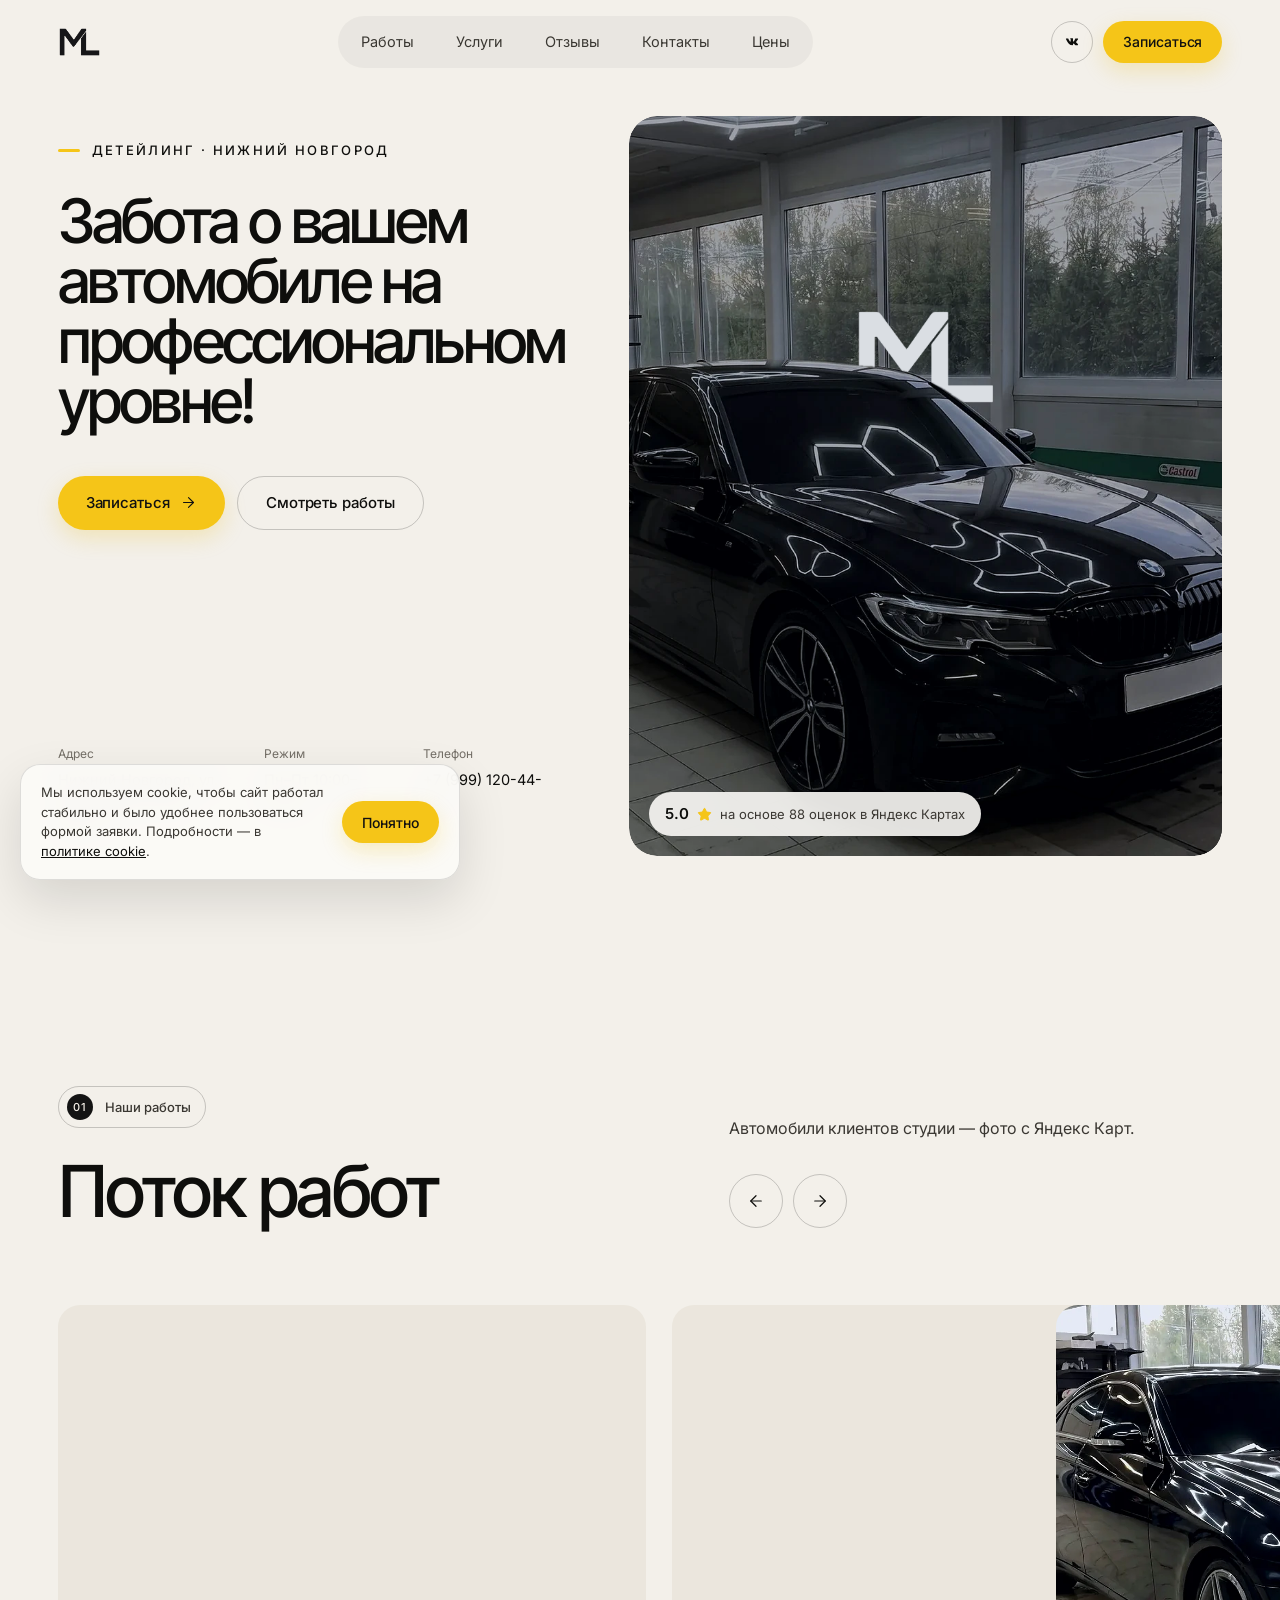
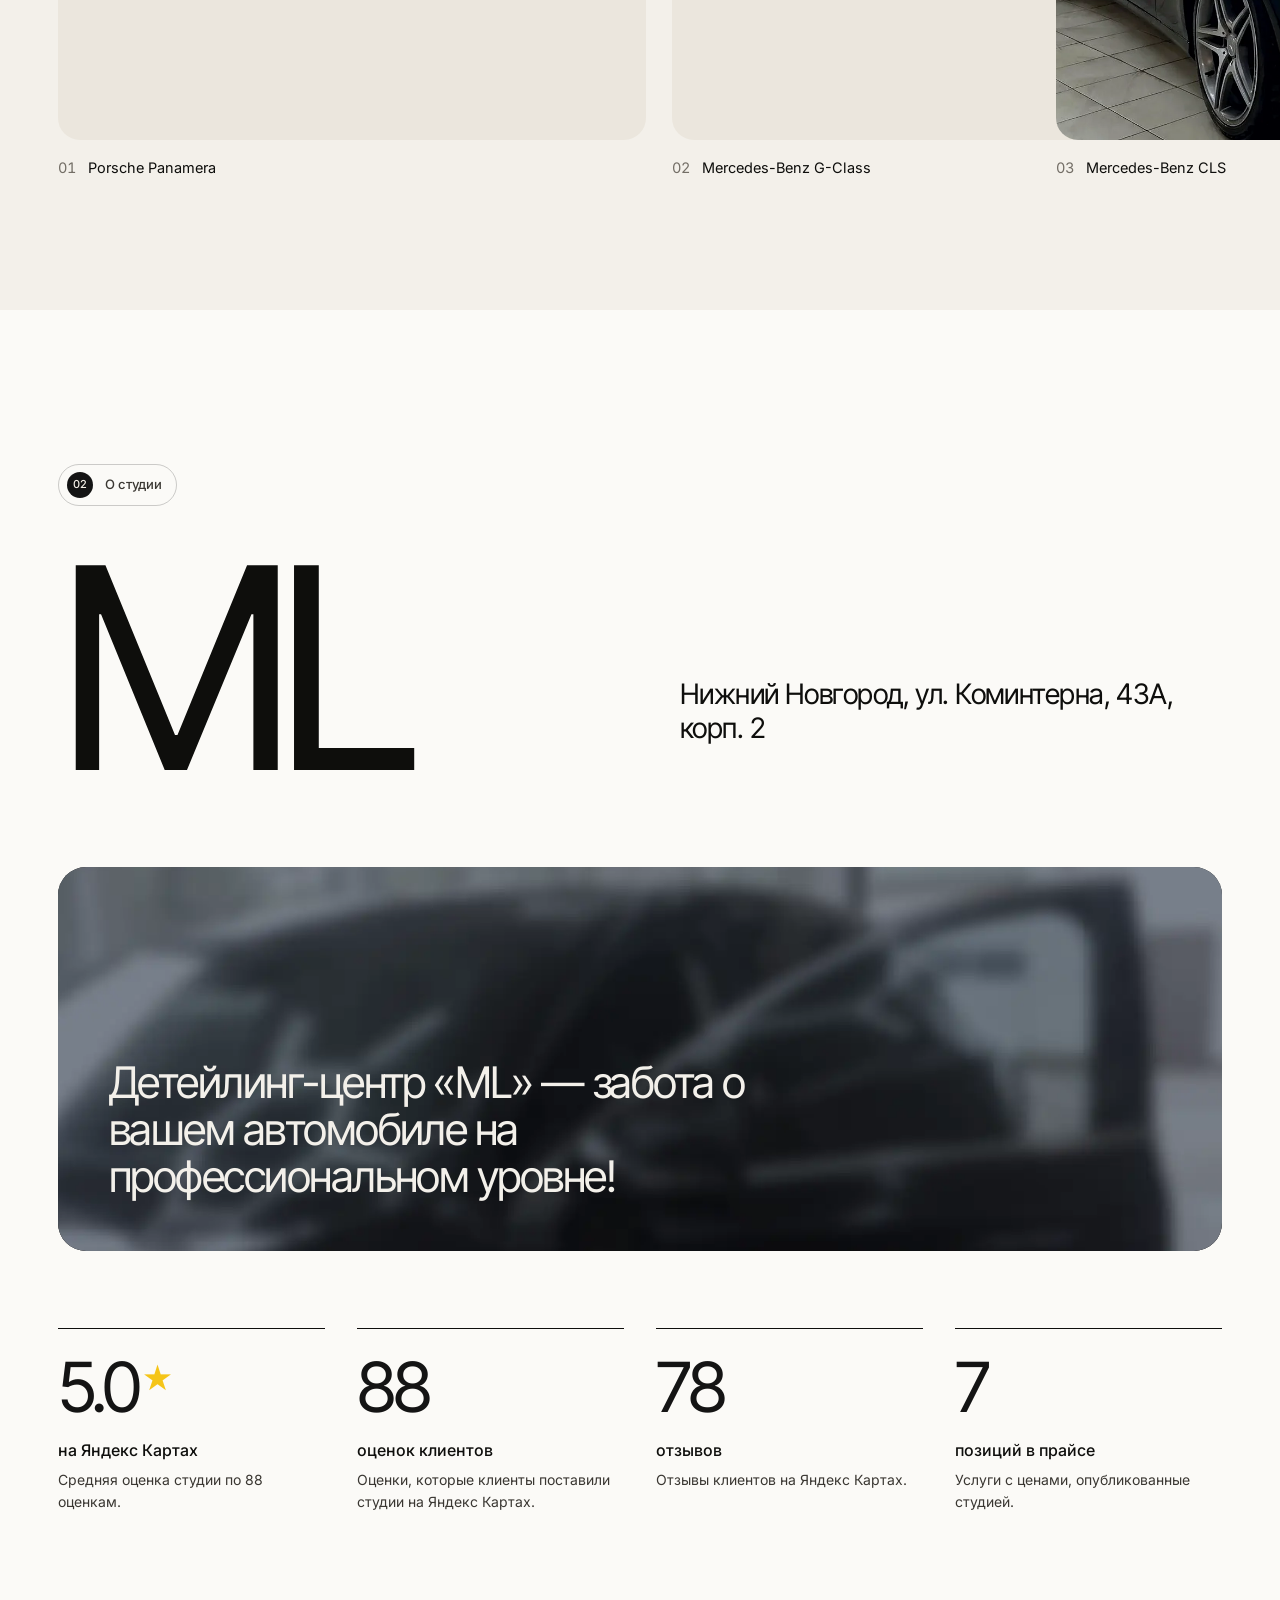
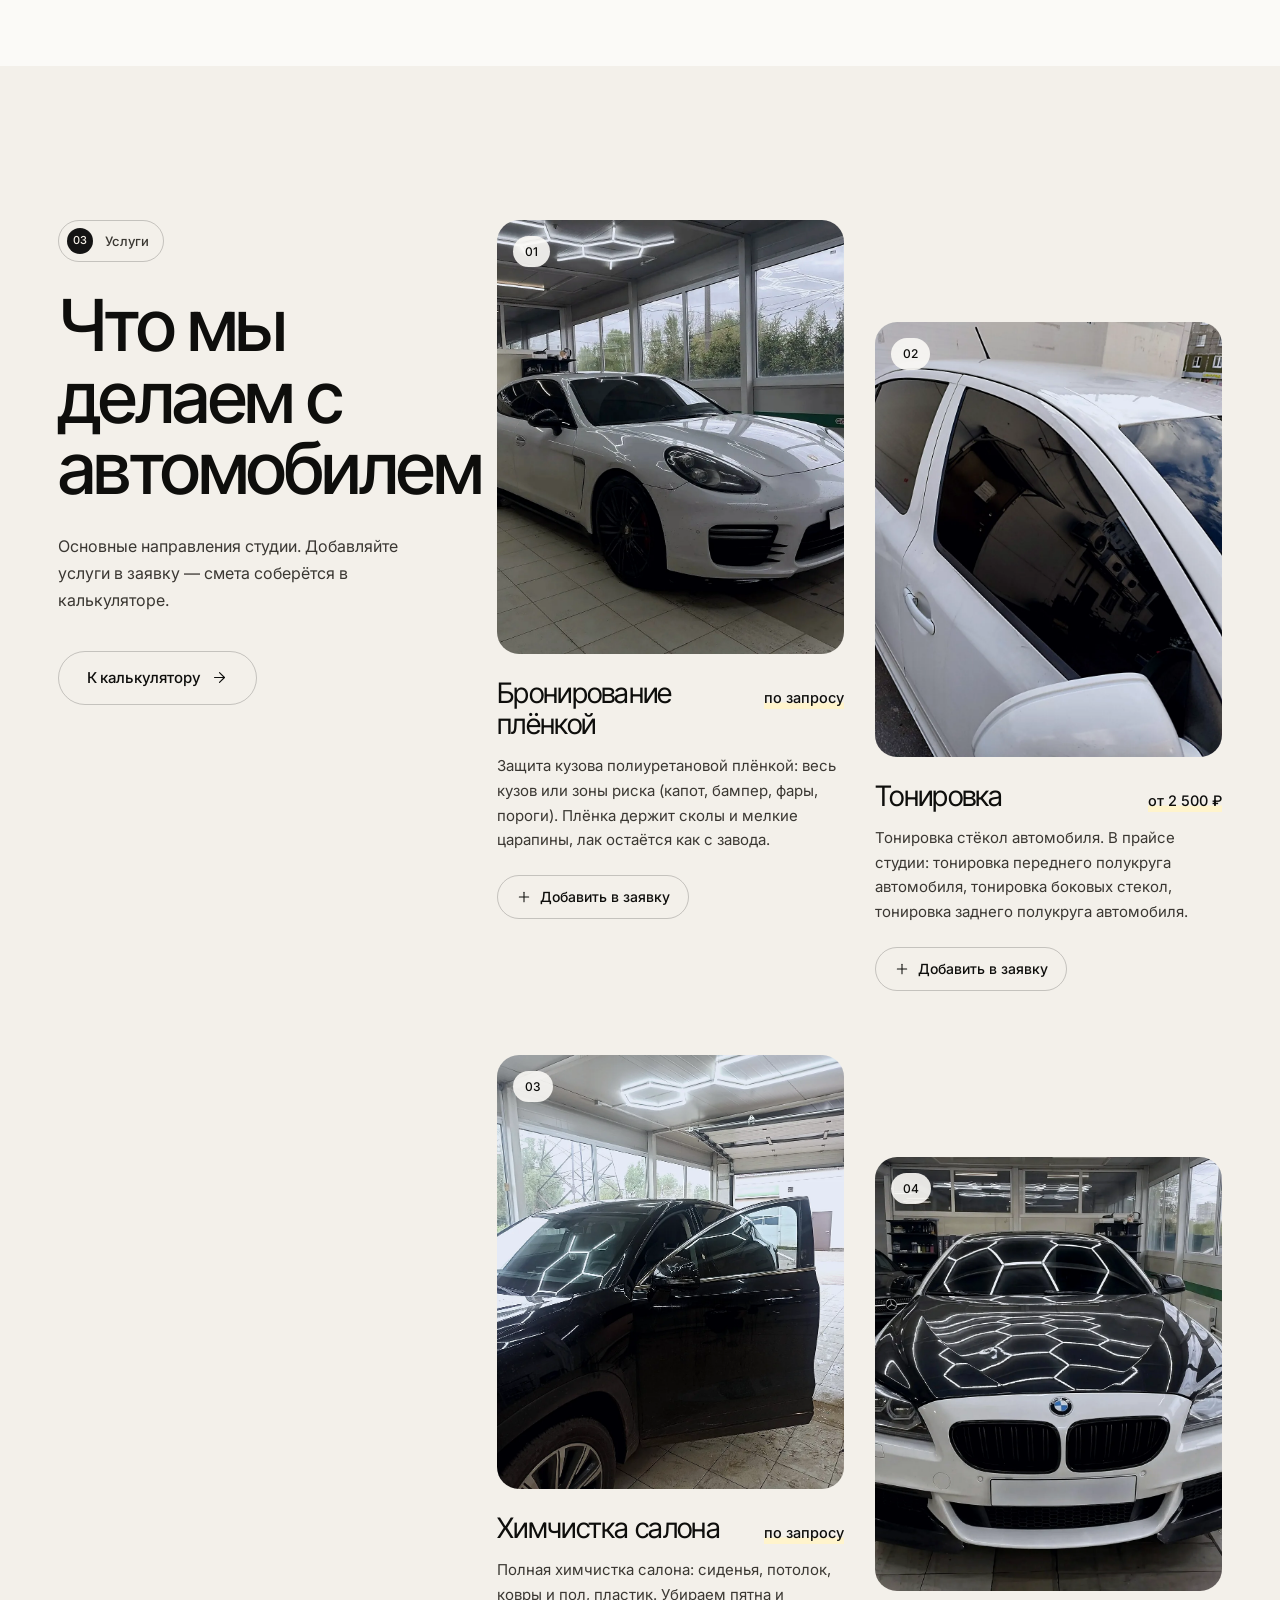
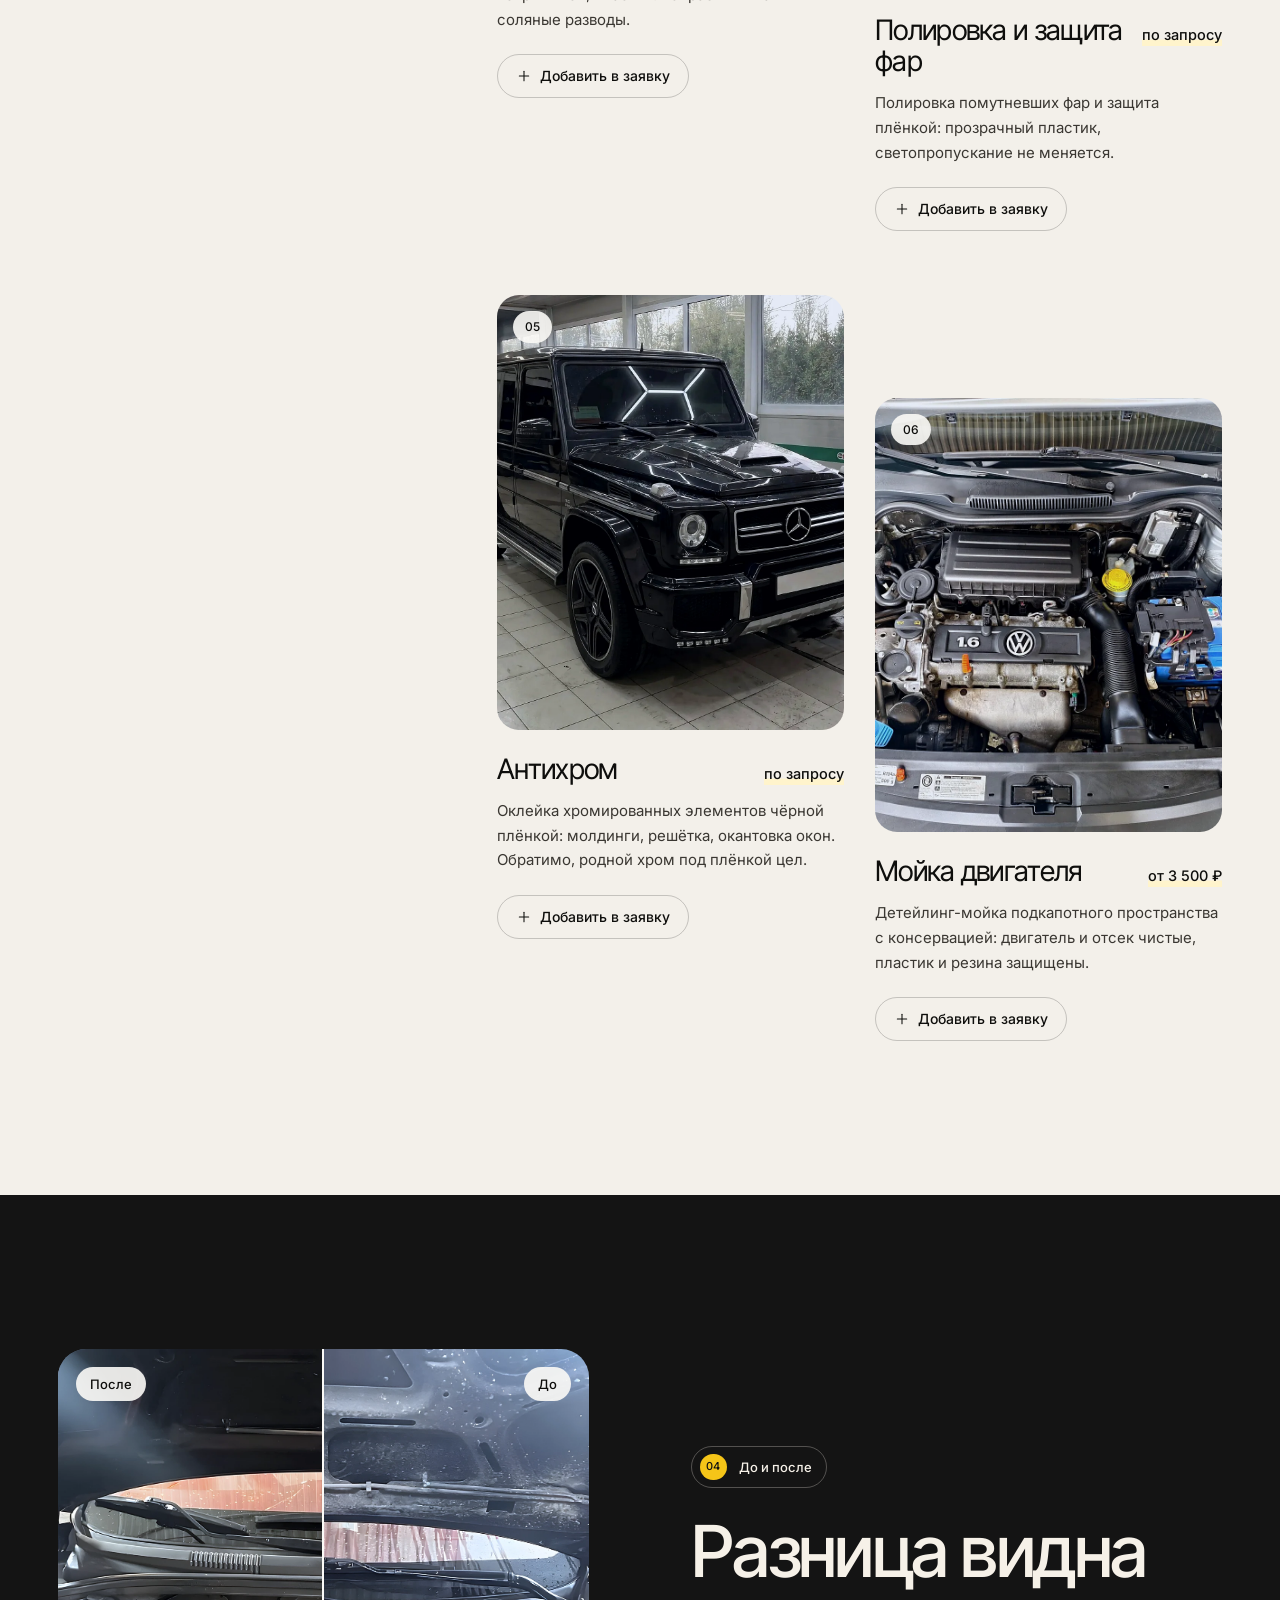
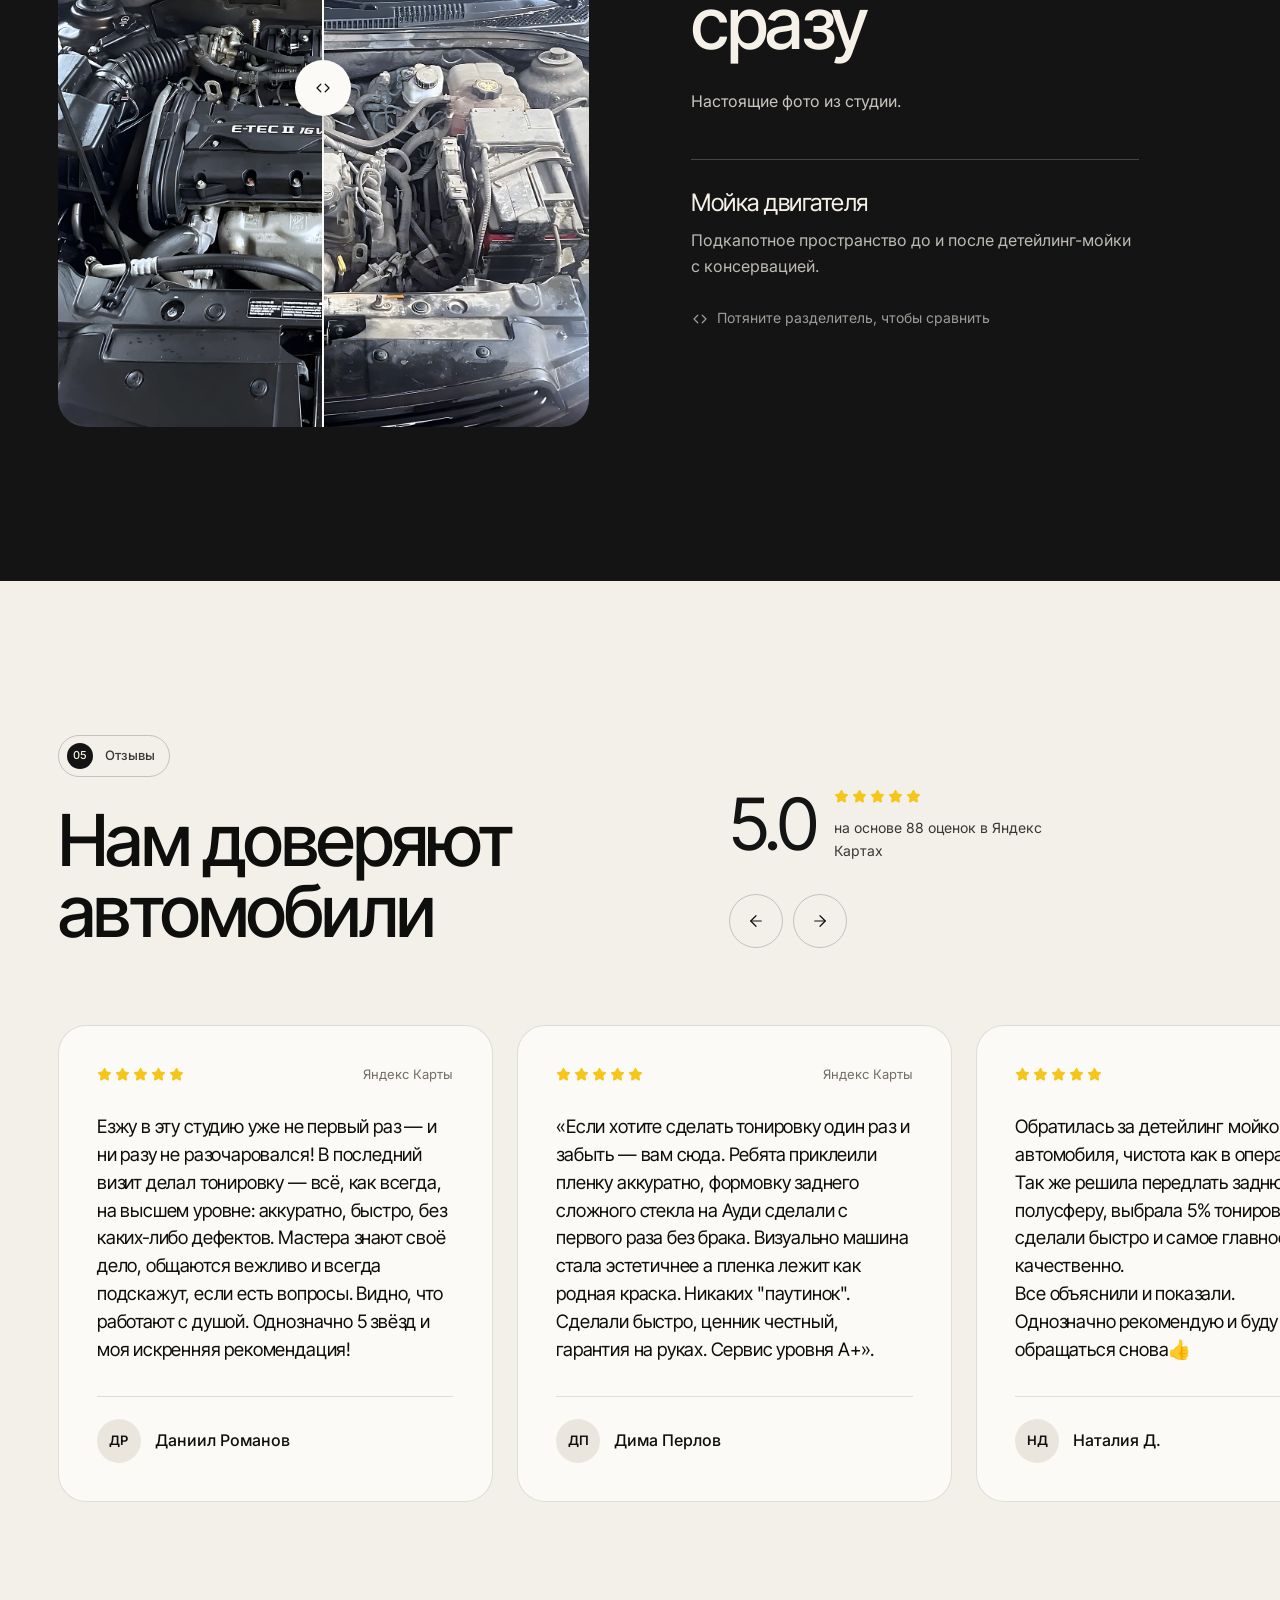
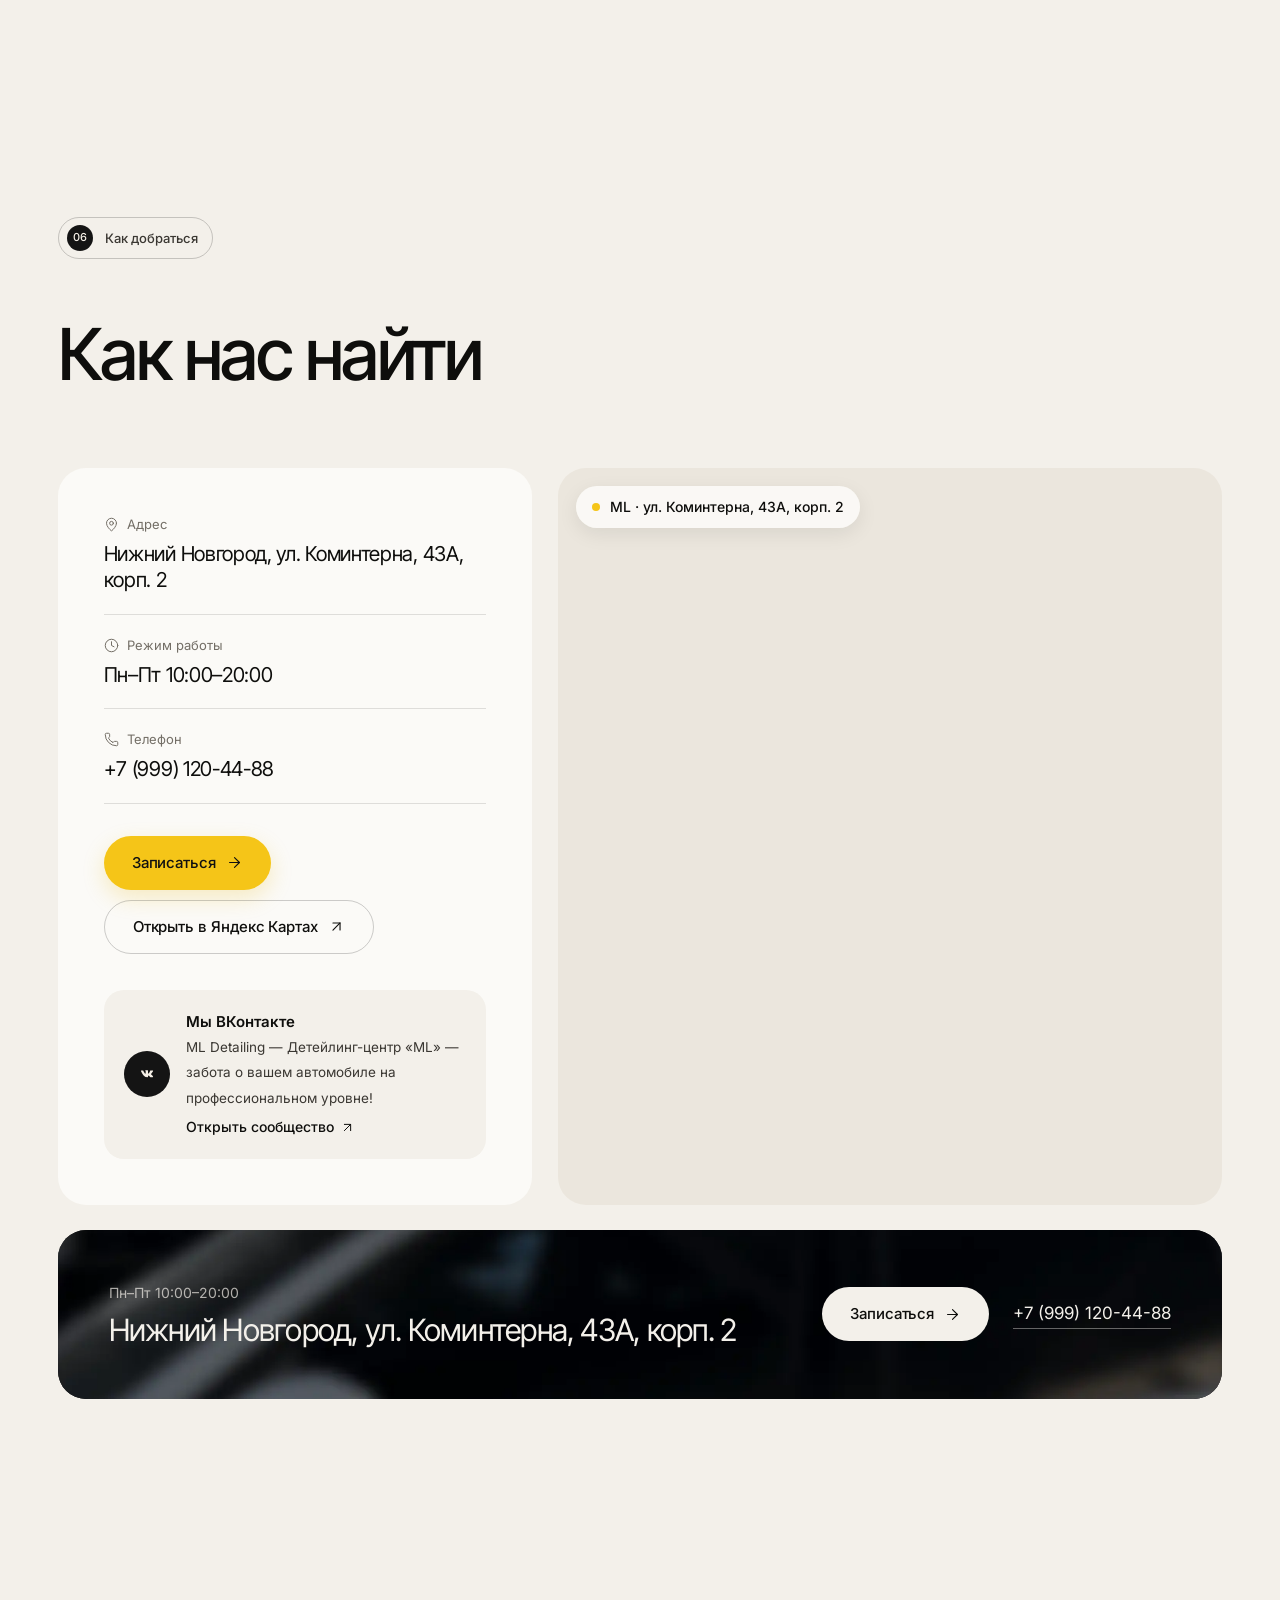
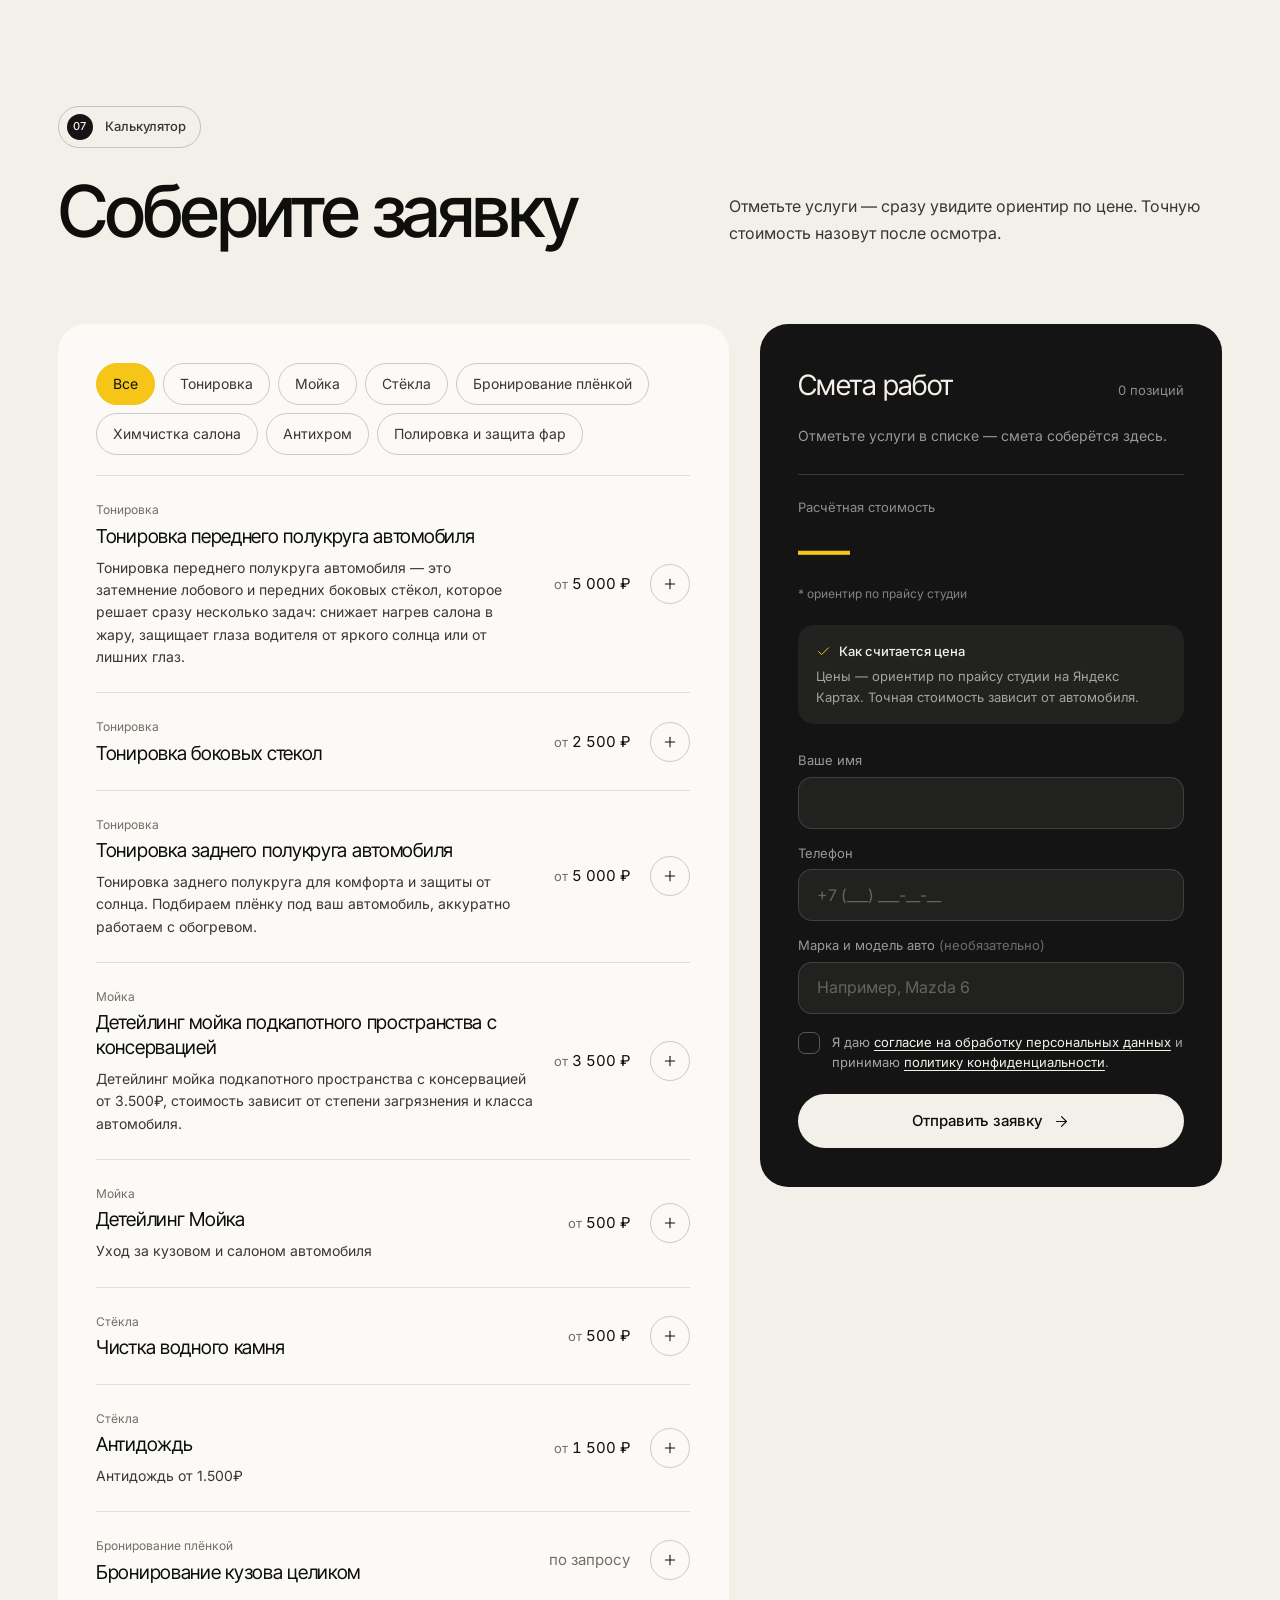
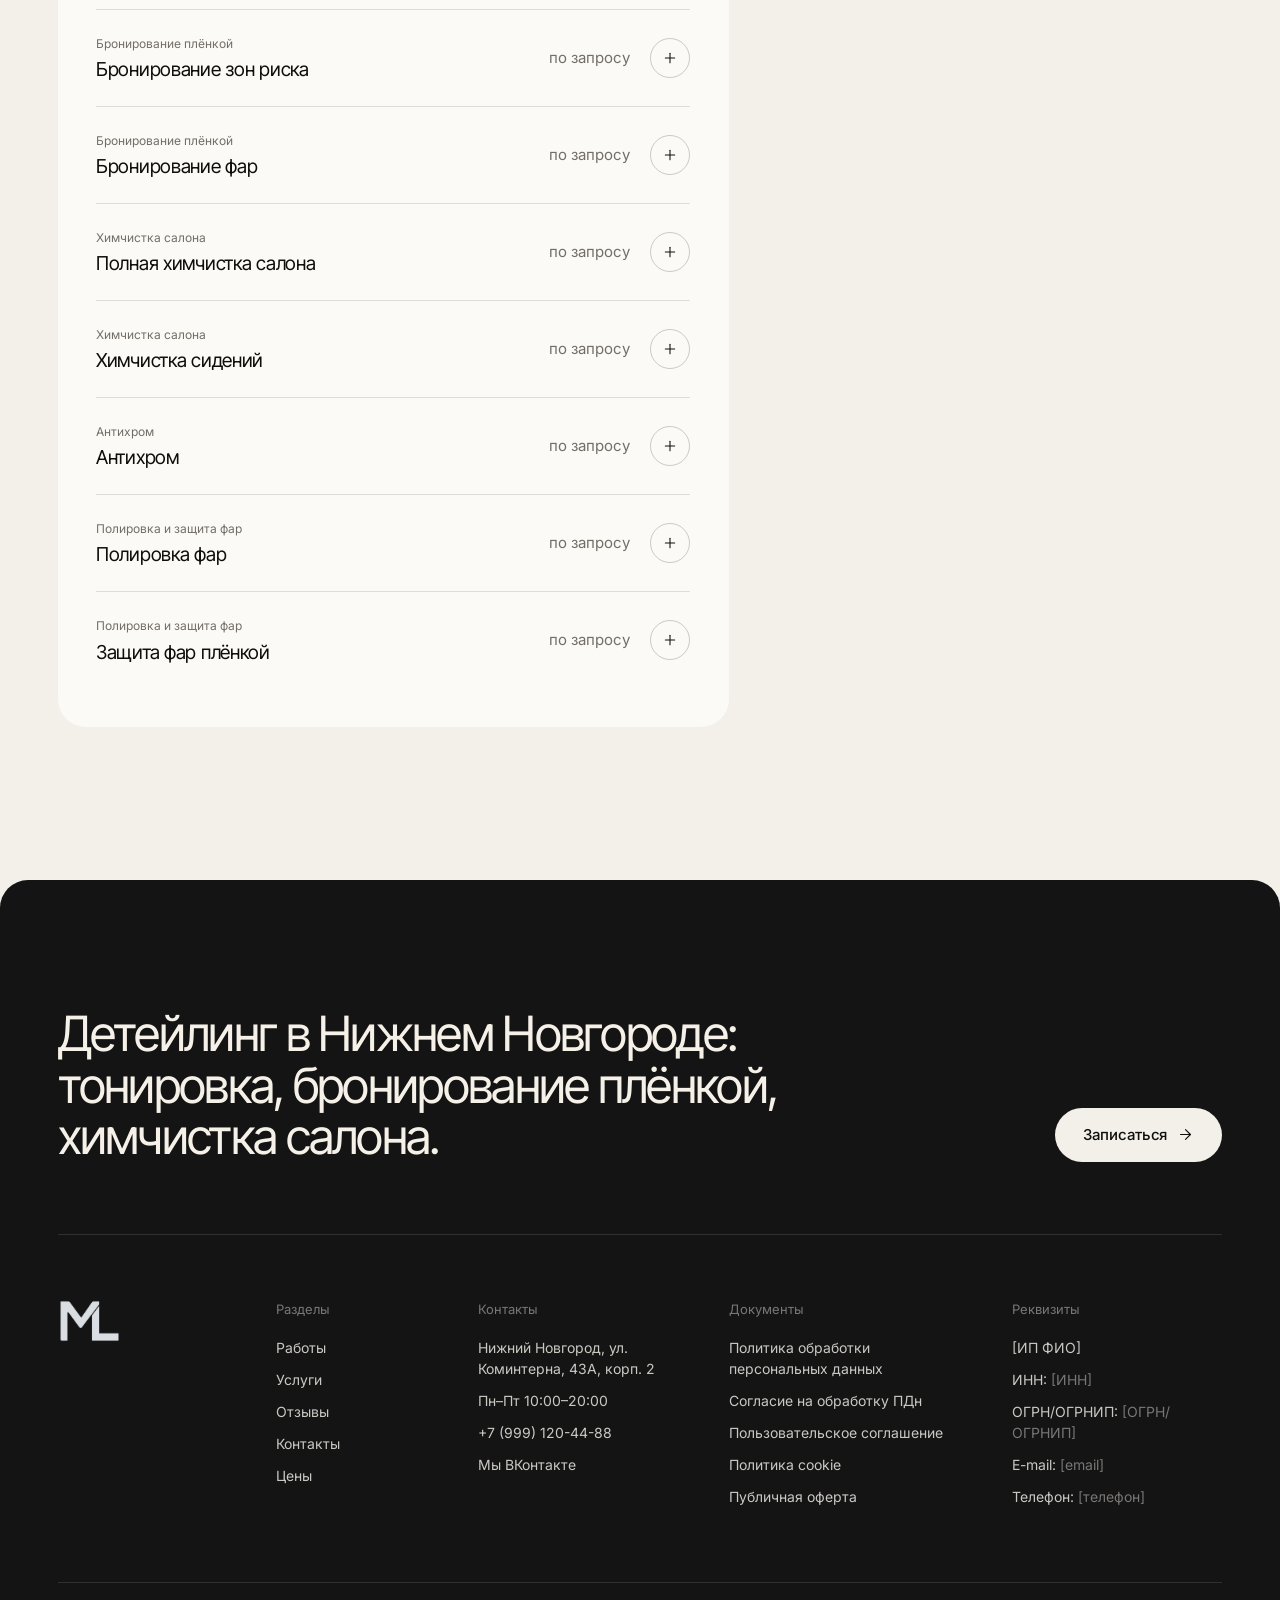
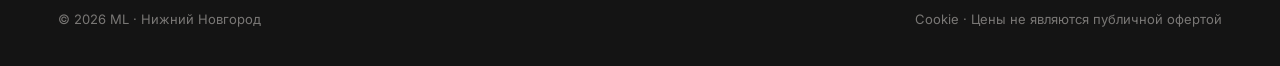
<file: index.html>
<!doctype html>
<html lang="ru">
  <head>
    <meta charset="UTF-8" />
    <meta name="viewport" content="width=device-width, initial-scale=1.0" />
    <meta name="theme-color" content="#f3f0ea" />
    <title>Детейлинг в Нижнем Новгороде — студия ML | тонировка, бронирование плёнкой, химчистка</title>
    <meta name="description" content="Студия детейлинга ML в Нижнем Новгороде (ул. Коминтерна, 43А, корп. 2): тонировка от 2 500 ₽, бронирование кузова плёнкой, химчистка салона, полировка фар, антихром, мойка двигателя. Пн–Пт 10:00–20:00. Запись: +7 (999) 120-44-88." />
    <meta name="keywords" content="детейлинг Нижний Новгород, тонировка Нижний Новгород, бронирование плёнкой, полиуретановая плёнка, химчистка салона, полировка фар, антихром, антидождь, мойка двигателя, детейлинг-студия ML, Коминтерна 43А" />
    <meta name="author" content="ML" />
    <meta name="robots" content="index, follow" />
    <!-- Канонический адрес: заглушка https://example.ru — замените домен (см. README и tools/set-domain.py) -->
    <link rel="canonical" href="https://example.ru/" />

    <meta property="og:type" content="website" />
    <meta property="og:locale" content="ru_RU" />
    <meta property="og:site_name" content="ML — детейлинг" />
    <meta property="og:title" content="Детейлинг в Нижнем Новгороде — студия ML" />
    <meta property="og:description" content="Тонировка, бронирование плёнкой, химчистка салона и другие услуги студии ML. ул. Коминтерна, 43А, корп. 2. Пн–Пт 10:00–20:00." />
    <meta property="og:url" content="https://example.ru/" />
    <meta property="og:image" content="https://example.ru/brand/og-1200x630.png" />
    <meta property="og:image:width" content="1200" />
    <meta property="og:image:height" content="630" />
    <meta property="og:image:alt" content="Логотип студии ML на фоне автомобиля в детейлинг-боксе" />

    <meta name="twitter:card" content="summary_large_image" />
    <meta name="twitter:title" content="Детейлинг в Нижнем Новгороде — студия ML" />
    <meta name="twitter:description" content="Тонировка, бронирование плёнкой, химчистка салона. ул. Коминтерна, 43А, корп. 2. Пн–Пт 10:00–20:00." />
    <meta name="twitter:image" content="https://example.ru/brand/og-1200x630.png" />

    <link rel="icon" href="./favicon.ico" sizes="any" />
    <link rel="icon" href="./favicon.png" type="image/png" sizes="512x512" />
    <link rel="apple-touch-icon" href="./apple-touch-icon.png" />
    <link rel="manifest" href="./site.webmanifest" />

    <link rel="preconnect" href="https://fonts.googleapis.com" />
    <link rel="preconnect" href="https://fonts.gstatic.com" crossorigin />
    <link rel="preload" as="style" href="https://fonts.googleapis.com/css2?family=Inter+Tight:wght@300;400;500;600&amp;family=Inter:wght@400;500&amp;display=swap" />
    <link href="https://fonts.googleapis.com/css2?family=Inter+Tight:wght@300;400;500;600&amp;family=Inter:wght@400;500&amp;display=swap" rel="stylesheet" />
    <link rel="preload" as="image" href="./brand/logo-flat-v9.webp" type="image/webp" />
    <link rel="preload" as="image" href="./brand/logo-flat-v9-mark.webp" type="image/webp" />

    <link rel="stylesheet" href="./css/site.css?v=3" />

    <!--
      Верификация и аналитика: раскомментируйте и подставьте свои коды.
      Яндекс.Webmaster:
        <meta name="yandex-verification" content="ВСТАВЬТЕ_КОД">
      Google Search Console:
        <meta name="google-site-verification" content="ВСТАВЬТЕ_КОД">
      Яндекс.Метрика (замените XXXXXXX на номер счётчика):
        <script type="text/javascript">
          (function(m,e,t,r,i,k,a){m[i]=m[i]||function(){(m[i].a=m[i].a||[]).push(arguments)};
          m[i].l=1*new Date();
          for (var j = 0; j < document.scripts.length; j++) { if (document.scripts[j].src === r) { return; } }
          k=e.createElement(t),a=e.getElementsByTagName(t)[0],k.async=1,k.src=r,a.parentNode.insertBefore(k,a)})
          (window, document, "script", "https://mc.yandex.ru/metrika/tag.js", "ym");
          ym(XXXXXXX, "init", { clickmap:true, trackLinks:true, accurateTrackBounce:true, webvisor:true });
        </script>
        <noscript><div><img src="https://mc.yandex.ru/watch/XXXXXXX" style="position:absolute; left:-9999px;" alt="" /></div></noscript>
    -->

    <script type="application/ld+json">
    {
      "@context": "https://schema.org",
      "@type": "LocalBusiness",
      "@id": "https://example.ru/#business",
      "name": "ML",
      "alternateName": "ML Detailing",
      "legalName": "[ИП ФИО]",
      "description": "Студия детейлинга ML в Нижнем Новгороде: тонировка, бронирование плёнкой, химчистка салона, полировка фар, антихром, мойка двигателя.",
      "url": "https://example.ru/",
      "telephone": "+7-999-120-44-88",
      "email": "[email]",
      "image": "https://example.ru/brand/og-1200x630.png",
      "logo": {
        "@type": "ImageObject",
        "url": "https://example.ru/brand/logo-512.png",
        "width": 512,
        "height": 512
      },
      "address": {
        "@type": "PostalAddress",
        "streetAddress": "ул. Коминтерна, 43А, корп. 2",
        "addressLocality": "Нижний Новгород",
        "addressRegion": "Нижегородская область",
        "postalCode": "603157",
        "addressCountry": "RU"
      },
      "geo": {
        "@type": "GeoCoordinates",
        "latitude": 56.3449,
        "longitude": 43.885406
      },
      "hasMap": "https://yandex.ru/maps/org/ml/13418438493/",
      "openingHoursSpecification": {
        "@type": "OpeningHoursSpecification",
        "dayOfWeek": ["Monday", "Tuesday", "Wednesday", "Thursday", "Friday"],
        "opens": "10:00",
        "closes": "20:00"
      },
      "aggregateRating": {
        "@type": "AggregateRating",
        "ratingValue": "5.0",
        "bestRating": "5",
        "worstRating": "1",
        "ratingCount": 88,
        "reviewCount": 78
      },
      "sameAs": [
        "https://vk.ru/mldetailing",
        "https://yandex.ru/maps/org/ml/13418438493/"
      ],
      "priceRange": "₽₽",
      "currenciesAccepted": "RUB",
      "makesOffer": [
        { "@type": "Offer", "name": "Тонировка боковых стекол", "price": "2500", "priceCurrency": "RUB", "priceSpecification": { "@type": "UnitPriceSpecification", "price": "2500", "priceCurrency": "RUB", "valueAddedTaxIncluded": true } },
        { "@type": "Offer", "name": "Тонировка переднего полукруга автомобиля", "price": "5000", "priceCurrency": "RUB" },
        { "@type": "Offer", "name": "Тонировка заднего полукруга автомобиля", "price": "5000", "priceCurrency": "RUB" },
        { "@type": "Offer", "name": "Детейлинг мойка подкапотного пространства с консервацией", "price": "3500", "priceCurrency": "RUB" },
        { "@type": "Offer", "name": "Детейлинг Мойка", "price": "500", "priceCurrency": "RUB" },
        { "@type": "Offer", "name": "Антидождь", "price": "1500", "priceCurrency": "RUB" },
        { "@type": "Offer", "name": "Чистка водного камня", "price": "500", "priceCurrency": "RUB" },
        { "@type": "Offer", "name": "Бронирование кузова целиком" },
        { "@type": "Offer", "name": "Полная химчистка салона" },
        { "@type": "Offer", "name": "Полировка фар" },
        { "@type": "Offer", "name": "Антихром" }
      ]
    }
    </script>
  </head>
  <body>
    <div id="app"></div>
    <noscript>
      <p style="max-width:40rem;margin:2rem auto;padding:0 1rem;font-family:Inter,sans-serif;color:inherit">
        Для просмотра сайта студии ML включите JavaScript. Детейлинг в Нижнем Новгороде: ул. Коминтерна, 43А, корп. 2. Телефон: +7 (999) 120-44-88.
        Сообщество ВКонтакте: <a href="https://vk.ru/mldetailing" style="color:inherit">vk.ru/mldetailing</a>.
      </p>
    </noscript>
    <script src="./js/config.js"></script>
    <script src="./js/view.js"></script>
    <script src="./js/core.js"></script>
  </body>
</html>
</file>
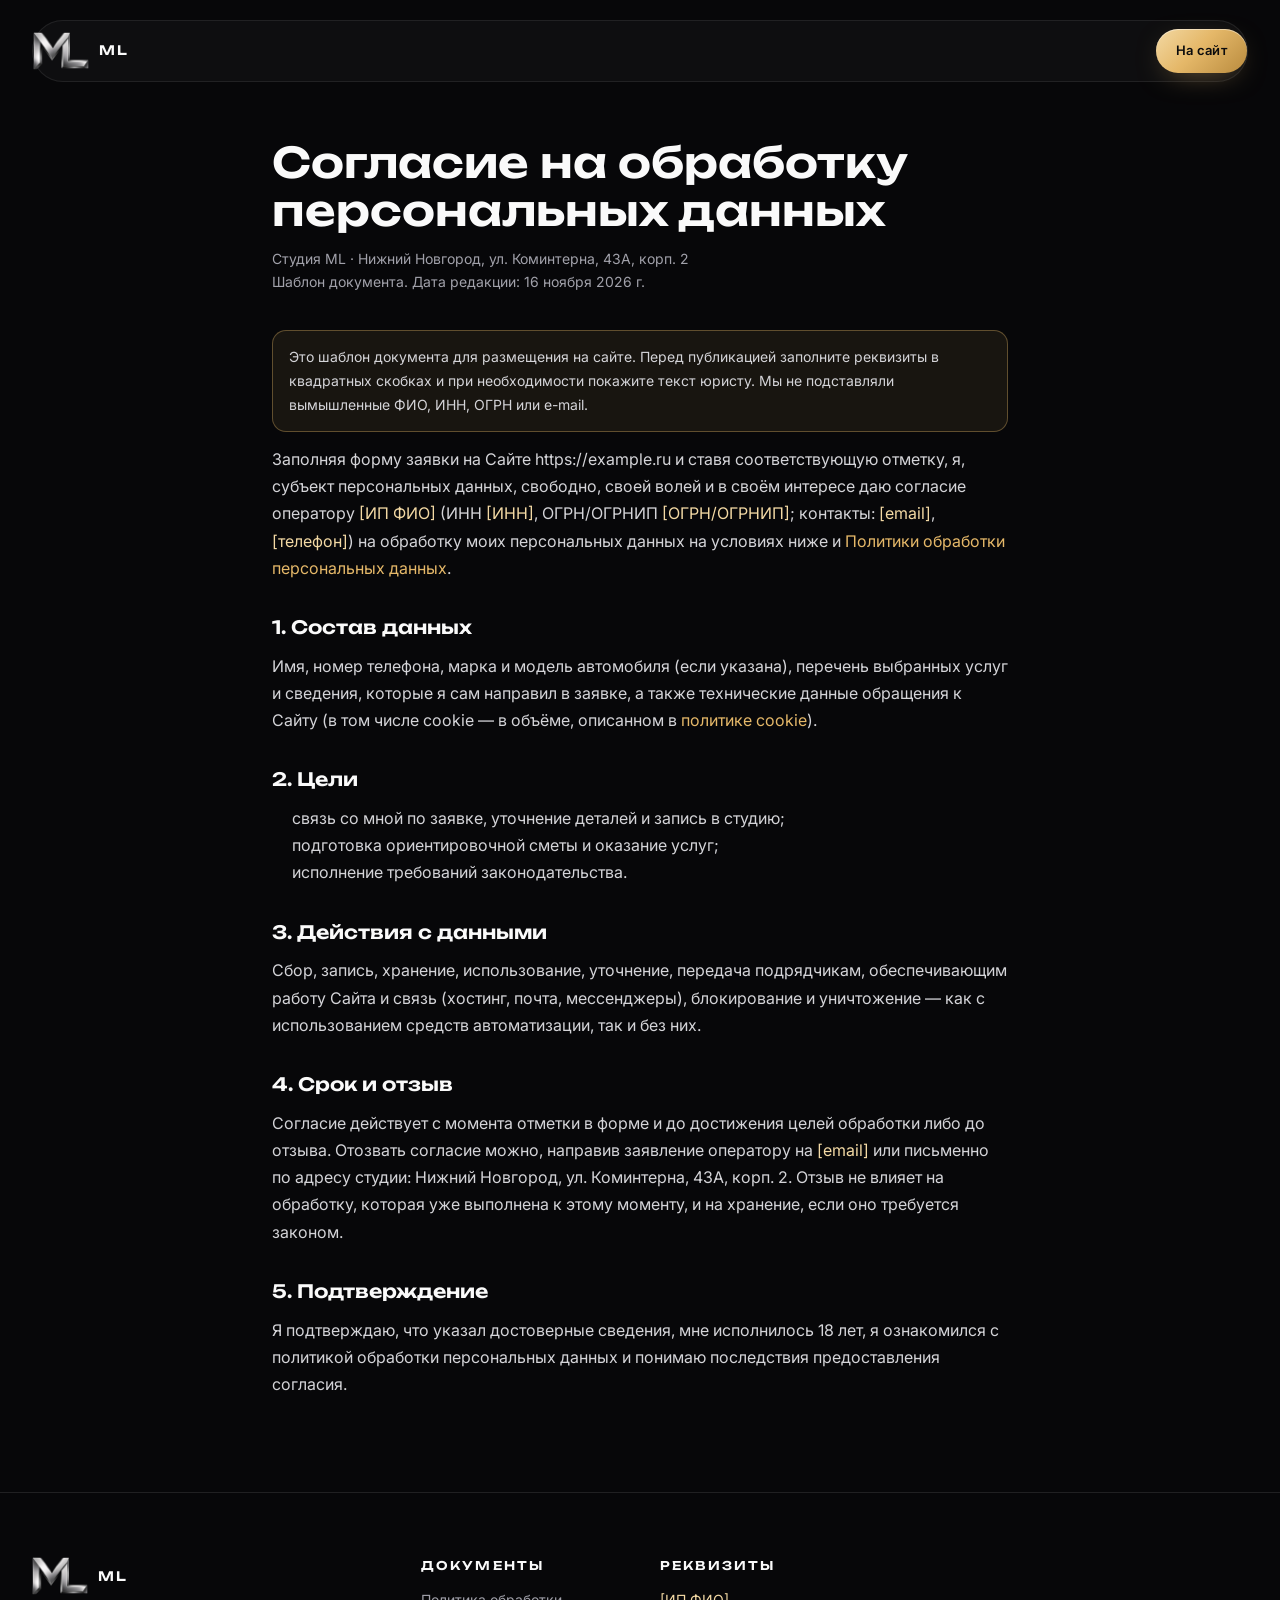
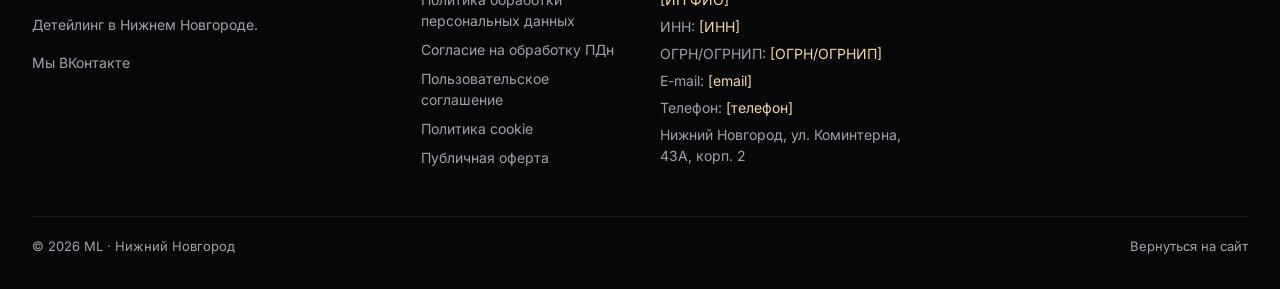
<file: legal/consent.html>
<!doctype html>
<html lang="ru">
  <head>
    <meta charset="UTF-8" />
    <meta name="viewport" content="width=device-width, initial-scale=1.0" />
    <meta name="theme-color" content="#070709" />
    <title>Согласие на обработку персональных данных — ML, детейлинг в Нижнем Новгороде</title>
    <meta name="description" content="Согласие на обработку персональных данных для заявки в студию детейлинга ML. Шаблон по 152-ФЗ." />
    <link rel="canonical" href="https://example.ru/legal/consent.html" />
    <meta property="og:type" content="website" />
    <meta property="og:locale" content="ru_RU" />
    <meta property="og:title" content="Согласие на обработку персональных данных — ML" />
    <meta property="og:description" content="Согласие на обработку персональных данных для заявки в студию детейлинга ML. Шаблон по 152-ФЗ." />
    <meta property="og:url" content="https://example.ru/legal/consent.html" />
    <meta property="og:image" content="https://example.ru/brand/og-1200x630.png" />
    <link rel="icon" href="../favicon.ico" sizes="any" />
    <link rel="apple-touch-icon" href="../apple-touch-icon.png" />
    <link rel="preconnect" href="https://fonts.googleapis.com" />
    <link rel="preconnect" href="https://fonts.gstatic.com" crossorigin />
    <link href="https://fonts.googleapis.com/css2?family=Inter:wght@400;500;600;700&family=Unbounded:wght@400;500;600;700&display=swap" rel="stylesheet" />
    <link rel="stylesheet" href="../css/styles.css" />
    <link rel="stylesheet" href="../css/extras.css" />
    <style>
      :root {
        --color-amber: #e5b869;
        --color-amber-light: #f3d9a4;
        --color-amber-deep: #b98b3e;
        --color-obsidian: #070709;
        --color-graphite: #101115;
        --font-display: "Unbounded", ui-sans-serif, system-ui, sans-serif;
        --font-sans: "Inter", ui-sans-serif, system-ui, sans-serif;
      }
      html, body { background: #070709; color: #fafafa; margin: 0; }
    </style>
  </head>
  <body class="legal-page">
    <header class="legal-header">
      <div class="container-x">
        <div class="glass flex items-center justify-between gap-4 rounded-full py-2 pl-3 pr-3">
          <a href="../index.html" class="brand-lockup" aria-label="ML — на главную">
            <img class="brand-mark" src="../brand/logo-mark.webp" width="59" height="40" alt="ML — детейлинг">
            <span class="brand-name">ML</span>
          </a>
          <a class="btn btn-primary !min-h-11 !px-5 !text-[13px]" href="../index.html#request"><span class="relative inline-flex items-center gap-2">На сайт</span></a>
        </div>
      </div>
    </header>
    <main class="legal-main">
      <div class="container-x">
        <article class="legal-doc">
          <h1>Согласие на обработку персональных данных</h1>
          <p class="legal-meta">Студия ML · Нижний Новгород, ул. Коминтерна, 43А, корп. 2<br>Шаблон документа. Дата редакции: 16 ноября 2026 г.</p>
          <p class="legal-note">Это шаблон документа для размещения на сайте. Перед публикацией заполните реквизиты в квадратных скобках и при необходимости покажите текст юристу. Мы не подставляли вымышленные ФИО, ИНН, ОГРН или e-mail.</p>
          
          <p>Заполняя форму заявки на Сайте https://example.ru и ставя соответствующую отметку, я, субъект персональных данных, свободно, своей волей и в своём интересе даю согласие оператору <span class="placeholder">[ИП ФИО]</span> (ИНН <span class="placeholder">[ИНН]</span>, ОГРН/ОГРНИП <span class="placeholder">[ОГРН/ОГРНИП]</span>; контакты: <span class="placeholder">[email]</span>, <span class="placeholder">[телефон]</span>) на обработку моих персональных данных на условиях ниже и <a href="./privacy.html">Политики обработки персональных данных</a>.</p>
          <h2>1. Состав данных</h2>
          <p>Имя, номер телефона, марка и модель автомобиля (если указана), перечень выбранных услуг и сведения, которые я сам направил в заявке, а также технические данные обращения к Сайту (в том числе cookie — в объёме, описанном в <a href="./cookies.html">политике cookie</a>).</p>
          <h2>2. Цели</h2>
          <ul>
            <li>связь со мной по заявке, уточнение деталей и запись в студию;</li>
            <li>подготовка ориентировочной сметы и оказание услуг;</li>
            <li>исполнение требований законодательства.</li>
          </ul>
          <h2>3. Действия с данными</h2>
          <p>Сбор, запись, хранение, использование, уточнение, передача подрядчикам, обеспечивающим работу Сайта и связь (хостинг, почта, мессенджеры), блокирование и уничтожение — как с использованием средств автоматизации, так и без них.</p>
          <h2>4. Срок и отзыв</h2>
          <p>Согласие действует с момента отметки в форме и до достижения целей обработки либо до отзыва. Отозвать согласие можно, направив заявление оператору на <span class="placeholder">[email]</span> или письменно по адресу студии: Нижний Новгород, ул. Коминтерна, 43А, корп. 2. Отзыв не влияет на обработку, которая уже выполнена к этому моменту, и на хранение, если оно требуется законом.</p>
          <h2>5. Подтверждение</h2>
          <p>Я подтверждаю, что указал достоверные сведения, мне исполнилось 18 лет, я ознакомился с политикой обработки персональных данных и понимаю последствия предоставления согласия.</p>
    
        </article>
      </div>
    </main>
    <footer class="site-footer">
      <div class="container-x">
        <div class="footer-grid">
          <div>
            <a href="../index.html" class="brand-lockup" aria-label="ML — на главную">
              <img class="brand-mark" src="../brand/logo-mark.webp" width="71" height="48" alt="ML — детейлинг">
              <span class="brand-name">ML</span>
            </a>
            <p class="footer-lead">Детейлинг в Нижнем Новгороде.</p>
            <p class="mt-4"><a href="https://vk.ru/mldetailing" rel="noopener noreferrer me" target="_blank">Мы ВКонтакте</a></p>
          </div>
          <div>
            <p class="footer-heading">Документы</p>
            <ul class="footer-links">
              <li><a href="./privacy.html">Политика обработки персональных данных</a></li>
              <li><a href="./consent.html">Согласие на обработку ПДн</a></li>
              <li><a href="./terms.html">Пользовательское соглашение</a></li>
              <li><a href="./cookies.html">Политика cookie</a></li>
              <li><a href="./offer.html">Публичная оферта</a></li>
            </ul>
          </div>
          <div>
            <p class="footer-heading">Реквизиты</p>
            <p class="footer-req">
              <span class="placeholder">[ИП ФИО]</span>
              <span>ИНН: <span class="placeholder">[ИНН]</span></span>
              <span>ОГРН/ОГРНИП: <span class="placeholder">[ОГРН/ОГРНИП]</span></span>
              <span>E-mail: <span class="placeholder">[email]</span></span>
              <span>Телефон: <span class="placeholder">[телефон]</span></span>
              <span>Нижний Новгород, ул. Коминтерна, 43А, корп. 2</span>
            </p>
          </div>
        </div>
        <div class="footer-bottom">
          <span>© 2026 ML · Нижний Новгород</span>
          <a href="../index.html">Вернуться на сайт</a>
        </div>
      </div>
    </footer>
  </body>
</html>
</file>
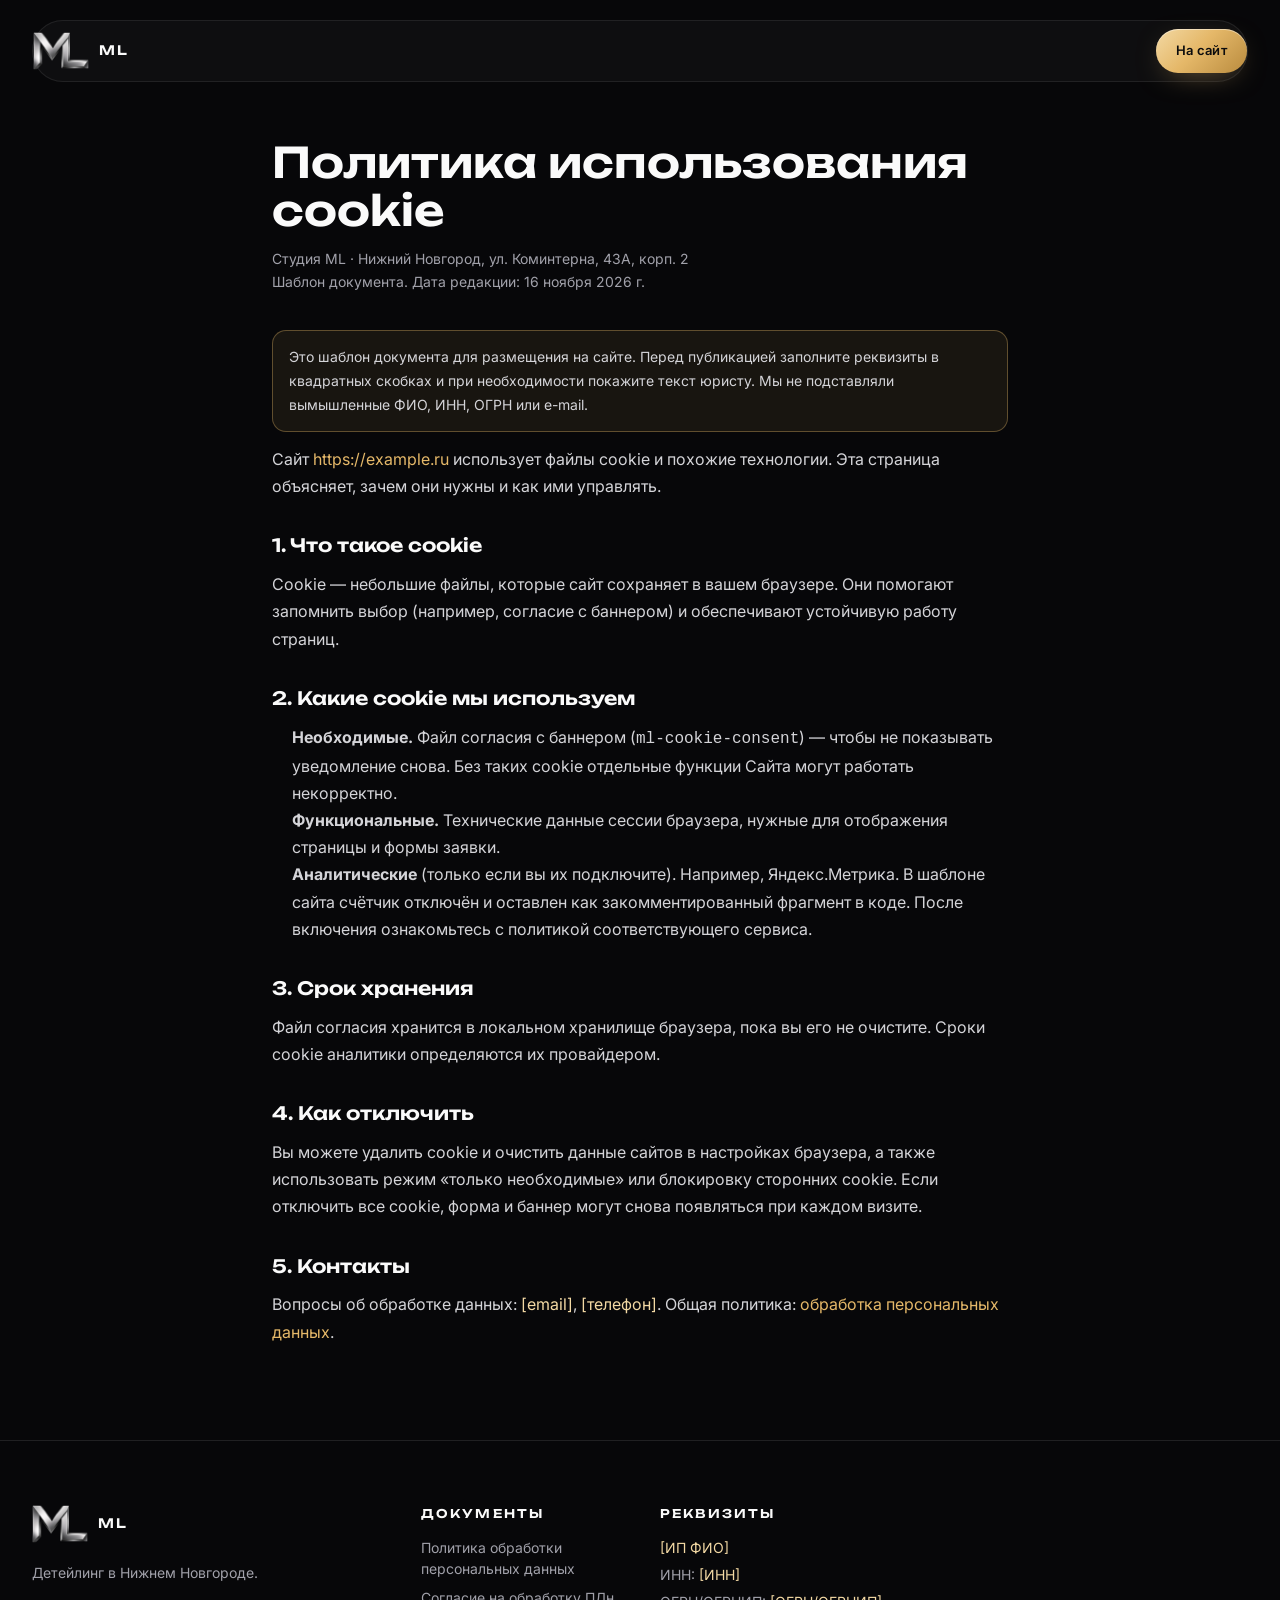
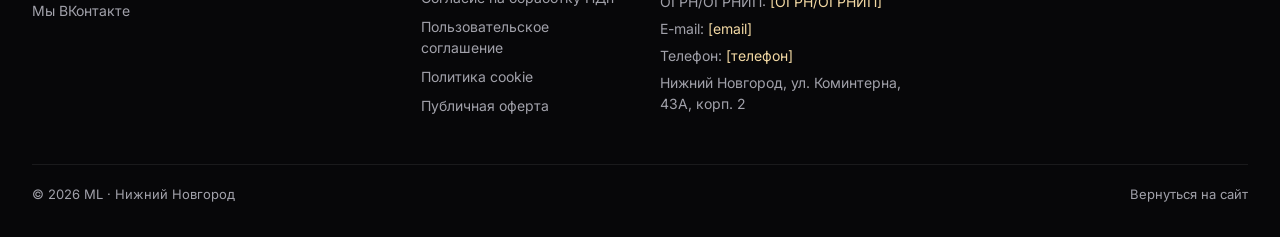
<file: legal/cookies.html>
<!doctype html>
<html lang="ru">
  <head>
    <meta charset="UTF-8" />
    <meta name="viewport" content="width=device-width, initial-scale=1.0" />
    <meta name="theme-color" content="#070709" />
    <title>Политика использования cookie — ML, детейлинг в Нижнем Новгороде</title>
    <meta name="description" content="Политика cookie сайта студии детейлинга ML: какие файлы используются и как ими управлять." />
    <link rel="canonical" href="https://example.ru/legal/cookies.html" />
    <meta property="og:type" content="website" />
    <meta property="og:locale" content="ru_RU" />
    <meta property="og:title" content="Политика использования cookie — ML" />
    <meta property="og:description" content="Политика cookie сайта студии детейлинга ML: какие файлы используются и как ими управлять." />
    <meta property="og:url" content="https://example.ru/legal/cookies.html" />
    <meta property="og:image" content="https://example.ru/brand/og-1200x630.png" />
    <link rel="icon" href="../favicon.ico" sizes="any" />
    <link rel="apple-touch-icon" href="../apple-touch-icon.png" />
    <link rel="preconnect" href="https://fonts.googleapis.com" />
    <link rel="preconnect" href="https://fonts.gstatic.com" crossorigin />
    <link href="https://fonts.googleapis.com/css2?family=Inter:wght@400;500;600;700&family=Unbounded:wght@400;500;600;700&display=swap" rel="stylesheet" />
    <link rel="stylesheet" href="../css/styles.css" />
    <link rel="stylesheet" href="../css/extras.css" />
    <style>
      :root {
        --color-amber: #e5b869;
        --color-amber-light: #f3d9a4;
        --color-amber-deep: #b98b3e;
        --color-obsidian: #070709;
        --color-graphite: #101115;
        --font-display: "Unbounded", ui-sans-serif, system-ui, sans-serif;
        --font-sans: "Inter", ui-sans-serif, system-ui, sans-serif;
      }
      html, body { background: #070709; color: #fafafa; margin: 0; }
    </style>
  </head>
  <body class="legal-page">
    <header class="legal-header">
      <div class="container-x">
        <div class="glass flex items-center justify-between gap-4 rounded-full py-2 pl-3 pr-3">
          <a href="../index.html" class="brand-lockup" aria-label="ML — на главную">
            <img class="brand-mark" src="../brand/logo-mark.webp" width="59" height="40" alt="ML — детейлинг">
            <span class="brand-name">ML</span>
          </a>
          <a class="btn btn-primary !min-h-11 !px-5 !text-[13px]" href="../index.html#request"><span class="relative inline-flex items-center gap-2">На сайт</span></a>
        </div>
      </div>
    </header>
    <main class="legal-main">
      <div class="container-x">
        <article class="legal-doc">
          <h1>Политика использования cookie</h1>
          <p class="legal-meta">Студия ML · Нижний Новгород, ул. Коминтерна, 43А, корп. 2<br>Шаблон документа. Дата редакции: 16 ноября 2026 г.</p>
          <p class="legal-note">Это шаблон документа для размещения на сайте. Перед публикацией заполните реквизиты в квадратных скобках и при необходимости покажите текст юристу. Мы не подставляли вымышленные ФИО, ИНН, ОГРН или e-mail.</p>
          
          <p>Сайт <a href="https://example.ru/">https://example.ru</a> использует файлы cookie и похожие технологии. Эта страница объясняет, зачем они нужны и как ими управлять.</p>
          <h2>1. Что такое cookie</h2>
          <p>Cookie — небольшие файлы, которые сайт сохраняет в вашем браузере. Они помогают запомнить выбор (например, согласие с баннером) и обеспечивают устойчивую работу страниц.</p>
          <h2>2. Какие cookie мы используем</h2>
          <ul>
            <li><strong>Необходимые.</strong> Файл согласия с баннером (<code>ml-cookie-consent</code>) — чтобы не показывать уведомление снова. Без таких cookie отдельные функции Сайта могут работать некорректно.</li>
            <li><strong>Функциональные.</strong> Технические данные сессии браузера, нужные для отображения страницы и формы заявки.</li>
            <li><strong>Аналитические</strong> (только если вы их подключите). Например, Яндекс.Метрика. В шаблоне сайта счётчик отключён и оставлен как закомментированный фрагмент в коде. После включения ознакомьтесь с политикой соответствующего сервиса.</li>
          </ul>
          <h2>3. Срок хранения</h2>
          <p>Файл согласия хранится в локальном хранилище браузера, пока вы его не очистите. Сроки cookie аналитики определяются их провайдером.</p>
          <h2>4. Как отключить</h2>
          <p>Вы можете удалить cookie и очистить данные сайтов в настройках браузера, а также использовать режим «только необходимые» или блокировку сторонних cookie. Если отключить все cookie, форма и баннер могут снова появляться при каждом визите.</p>
          <h2>5. Контакты</h2>
          <p>Вопросы об обработке данных: <span class="placeholder">[email]</span>, <span class="placeholder">[телефон]</span>. Общая политика: <a href="./privacy.html">обработка персональных данных</a>.</p>
    
        </article>
      </div>
    </main>
    <footer class="site-footer">
      <div class="container-x">
        <div class="footer-grid">
          <div>
            <a href="../index.html" class="brand-lockup" aria-label="ML — на главную">
              <img class="brand-mark" src="../brand/logo-mark.webp" width="71" height="48" alt="ML — детейлинг">
              <span class="brand-name">ML</span>
            </a>
            <p class="footer-lead">Детейлинг в Нижнем Новгороде.</p>
            <p class="mt-4"><a href="https://vk.ru/mldetailing" rel="noopener noreferrer me" target="_blank">Мы ВКонтакте</a></p>
          </div>
          <div>
            <p class="footer-heading">Документы</p>
            <ul class="footer-links">
              <li><a href="./privacy.html">Политика обработки персональных данных</a></li>
              <li><a href="./consent.html">Согласие на обработку ПДн</a></li>
              <li><a href="./terms.html">Пользовательское соглашение</a></li>
              <li><a href="./cookies.html">Политика cookie</a></li>
              <li><a href="./offer.html">Публичная оферта</a></li>
            </ul>
          </div>
          <div>
            <p class="footer-heading">Реквизиты</p>
            <p class="footer-req">
              <span class="placeholder">[ИП ФИО]</span>
              <span>ИНН: <span class="placeholder">[ИНН]</span></span>
              <span>ОГРН/ОГРНИП: <span class="placeholder">[ОГРН/ОГРНИП]</span></span>
              <span>E-mail: <span class="placeholder">[email]</span></span>
              <span>Телефон: <span class="placeholder">[телефон]</span></span>
              <span>Нижний Новгород, ул. Коминтерна, 43А, корп. 2</span>
            </p>
          </div>
        </div>
        <div class="footer-bottom">
          <span>© 2026 ML · Нижний Новгород</span>
          <a href="../index.html">Вернуться на сайт</a>
        </div>
      </div>
    </footer>
  </body>
</html>
</file>
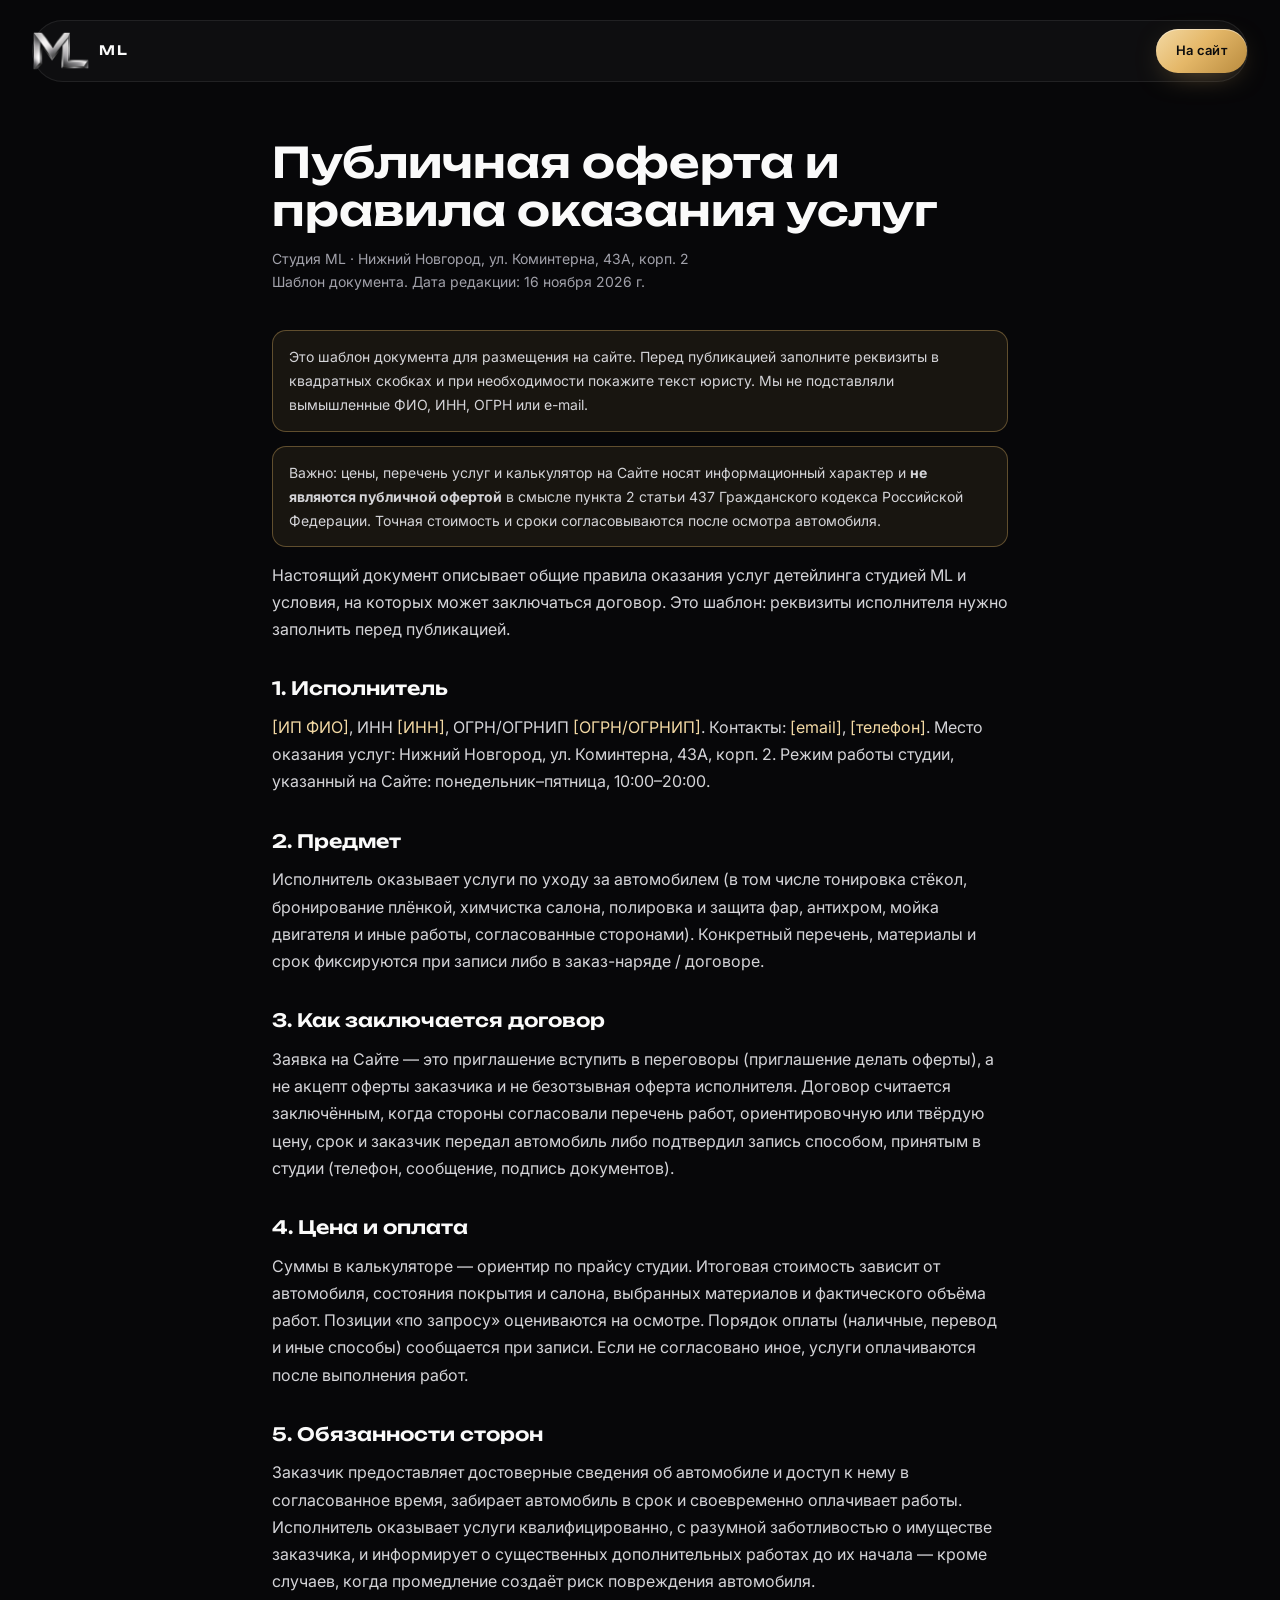
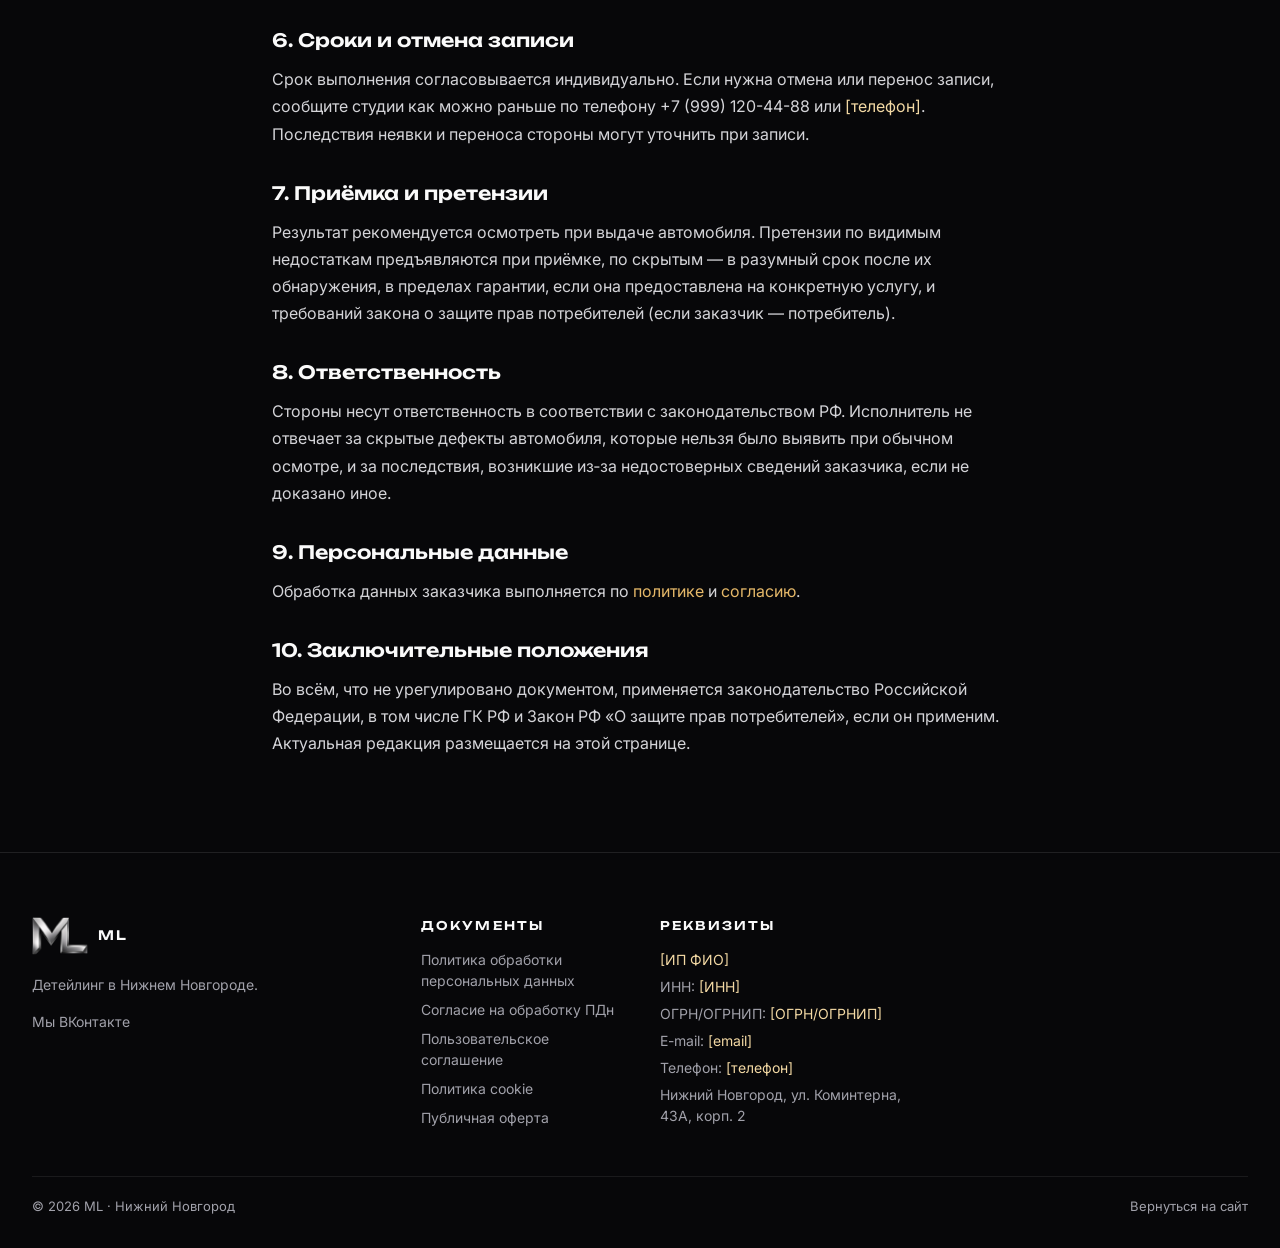
<file: legal/offer.html>
<!doctype html>
<html lang="ru">
  <head>
    <meta charset="UTF-8" />
    <meta name="viewport" content="width=device-width, initial-scale=1.0" />
    <meta name="theme-color" content="#070709" />
    <title>Публичная оферта и правила оказания услуг — ML, детейлинг в Нижнем Новгороде</title>
    <meta name="description" content="Правила оказания услуг студии детейлинга ML. Цены на сайте не являются публичной офертой (ст. 437 ГК РФ)." />
    <link rel="canonical" href="https://example.ru/legal/offer.html" />
    <meta property="og:type" content="website" />
    <meta property="og:locale" content="ru_RU" />
    <meta property="og:title" content="Публичная оферта и правила оказания услуг — ML" />
    <meta property="og:description" content="Правила оказания услуг студии детейлинга ML. Цены на сайте не являются публичной офертой (ст. 437 ГК РФ)." />
    <meta property="og:url" content="https://example.ru/legal/offer.html" />
    <meta property="og:image" content="https://example.ru/brand/og-1200x630.png" />
    <link rel="icon" href="../favicon.ico" sizes="any" />
    <link rel="apple-touch-icon" href="../apple-touch-icon.png" />
    <link rel="preconnect" href="https://fonts.googleapis.com" />
    <link rel="preconnect" href="https://fonts.gstatic.com" crossorigin />
    <link href="https://fonts.googleapis.com/css2?family=Inter:wght@400;500;600;700&family=Unbounded:wght@400;500;600;700&display=swap" rel="stylesheet" />
    <link rel="stylesheet" href="../css/styles.css" />
    <link rel="stylesheet" href="../css/extras.css" />
    <style>
      :root {
        --color-amber: #e5b869;
        --color-amber-light: #f3d9a4;
        --color-amber-deep: #b98b3e;
        --color-obsidian: #070709;
        --color-graphite: #101115;
        --font-display: "Unbounded", ui-sans-serif, system-ui, sans-serif;
        --font-sans: "Inter", ui-sans-serif, system-ui, sans-serif;
      }
      html, body { background: #070709; color: #fafafa; margin: 0; }
    </style>
  </head>
  <body class="legal-page">
    <header class="legal-header">
      <div class="container-x">
        <div class="glass flex items-center justify-between gap-4 rounded-full py-2 pl-3 pr-3">
          <a href="../index.html" class="brand-lockup" aria-label="ML — на главную">
            <img class="brand-mark" src="../brand/logo-mark.webp" width="59" height="40" alt="ML — детейлинг">
            <span class="brand-name">ML</span>
          </a>
          <a class="btn btn-primary !min-h-11 !px-5 !text-[13px]" href="../index.html#request"><span class="relative inline-flex items-center gap-2">На сайт</span></a>
        </div>
      </div>
    </header>
    <main class="legal-main">
      <div class="container-x">
        <article class="legal-doc">
          <h1>Публичная оферта и правила оказания услуг</h1>
          <p class="legal-meta">Студия ML · Нижний Новгород, ул. Коминтерна, 43А, корп. 2<br>Шаблон документа. Дата редакции: 16 ноября 2026 г.</p>
          <p class="legal-note">Это шаблон документа для размещения на сайте. Перед публикацией заполните реквизиты в квадратных скобках и при необходимости покажите текст юристу. Мы не подставляли вымышленные ФИО, ИНН, ОГРН или e-mail.</p>
          
          <p class="legal-note">Важно: цены, перечень услуг и калькулятор на Сайте носят информационный характер и <strong>не являются публичной офертой</strong> в смысле пункта 2 статьи 437 Гражданского кодекса Российской Федерации. Точная стоимость и сроки согласовываются после осмотра автомобиля.</p>
          <p>Настоящий документ описывает общие правила оказания услуг детейлинга студией ML и условия, на которых может заключаться договор. Это шаблон: реквизиты исполнителя нужно заполнить перед публикацией.</p>
          <h2>1. Исполнитель</h2>
          <p><span class="placeholder">[ИП ФИО]</span>, ИНН <span class="placeholder">[ИНН]</span>, ОГРН/ОГРНИП <span class="placeholder">[ОГРН/ОГРНИП]</span>. Контакты: <span class="placeholder">[email]</span>, <span class="placeholder">[телефон]</span>. Место оказания услуг: Нижний Новгород, ул. Коминтерна, 43А, корп. 2. Режим работы студии, указанный на Сайте: понедельник–пятница, 10:00–20:00.</p>
          <h2>2. Предмет</h2>
          <p>Исполнитель оказывает услуги по уходу за автомобилем (в том числе тонировка стёкол, бронирование плёнкой, химчистка салона, полировка и защита фар, антихром, мойка двигателя и иные работы, согласованные сторонами). Конкретный перечень, материалы и срок фиксируются при записи либо в заказ-наряде / договоре.</p>
          <h2>3. Как заключается договор</h2>
          <p>Заявка на Сайте — это приглашение вступить в переговоры (приглашение делать оферты), а не акцепт оферты заказчика и не безотзывная оферта исполнителя. Договор считается заключённым, когда стороны согласовали перечень работ, ориентировочную или твёрдую цену, срок и заказчик передал автомобиль либо подтвердил запись способом, принятым в студии (телефон, сообщение, подпись документов).</p>
          <h2>4. Цена и оплата</h2>
          <p>Суммы в калькуляторе — ориентир по прайсу студии. Итоговая стоимость зависит от автомобиля, состояния покрытия и салона, выбранных материалов и фактического объёма работ. Позиции «по запросу» оцениваются на осмотре. Порядок оплаты (наличные, перевод и иные способы) сообщается при записи. Если не согласовано иное, услуги оплачиваются после выполнения работ.</p>
          <h2>5. Обязанности сторон</h2>
          <p>Заказчик предоставляет достоверные сведения об автомобиле и доступ к нему в согласованное время, забирает автомобиль в срок и своевременно оплачивает работы. Исполнитель оказывает услуги квалифицированно, с разумной заботливостью о имуществе заказчика, и информирует о существенных дополнительных работах до их начала — кроме случаев, когда промедление создаёт риск повреждения автомобиля.</p>
          <h2>6. Сроки и отмена записи</h2>
          <p>Срок выполнения согласовывается индивидуально. Если нужна отмена или перенос записи, сообщите студии как можно раньше по телефону +7 (999) 120-44-88 или <span class="placeholder">[телефон]</span>. Последствия неявки и переноса стороны могут уточнить при записи.</p>
          <h2>7. Приёмка и претензии</h2>
          <p>Результат рекомендуется осмотреть при выдаче автомобиля. Претензии по видимым недостаткам предъявляются при приёмке, по скрытым — в разумный срок после их обнаружения, в пределах гарантии, если она предоставлена на конкретную услугу, и требований закона о защите прав потребителей (если заказчик — потребитель).</p>
          <h2>8. Ответственность</h2>
          <p>Стороны несут ответственность в соответствии с законодательством РФ. Исполнитель не отвечает за скрытые дефекты автомобиля, которые нельзя было выявить при обычном осмотре, и за последствия, возникшие из‑за недостоверных сведений заказчика, если не доказано иное.</p>
          <h2>9. Персональные данные</h2>
          <p>Обработка данных заказчика выполняется по <a href="./privacy.html">политике</a> и <a href="./consent.html">согласию</a>.</p>
          <h2>10. Заключительные положения</h2>
          <p>Во всём, что не урегулировано документом, применяется законодательство Российской Федерации, в том числе ГК РФ и Закон РФ «О защите прав потребителей», если он применим. Актуальная редакция размещается на этой странице.</p>
    
        </article>
      </div>
    </main>
    <footer class="site-footer">
      <div class="container-x">
        <div class="footer-grid">
          <div>
            <a href="../index.html" class="brand-lockup" aria-label="ML — на главную">
              <img class="brand-mark" src="../brand/logo-mark.webp" width="71" height="48" alt="ML — детейлинг">
              <span class="brand-name">ML</span>
            </a>
            <p class="footer-lead">Детейлинг в Нижнем Новгороде.</p>
            <p class="mt-4"><a href="https://vk.ru/mldetailing" rel="noopener noreferrer me" target="_blank">Мы ВКонтакте</a></p>
          </div>
          <div>
            <p class="footer-heading">Документы</p>
            <ul class="footer-links">
              <li><a href="./privacy.html">Политика обработки персональных данных</a></li>
              <li><a href="./consent.html">Согласие на обработку ПДн</a></li>
              <li><a href="./terms.html">Пользовательское соглашение</a></li>
              <li><a href="./cookies.html">Политика cookie</a></li>
              <li><a href="./offer.html">Публичная оферта</a></li>
            </ul>
          </div>
          <div>
            <p class="footer-heading">Реквизиты</p>
            <p class="footer-req">
              <span class="placeholder">[ИП ФИО]</span>
              <span>ИНН: <span class="placeholder">[ИНН]</span></span>
              <span>ОГРН/ОГРНИП: <span class="placeholder">[ОГРН/ОГРНИП]</span></span>
              <span>E-mail: <span class="placeholder">[email]</span></span>
              <span>Телефон: <span class="placeholder">[телефон]</span></span>
              <span>Нижний Новгород, ул. Коминтерна, 43А, корп. 2</span>
            </p>
          </div>
        </div>
        <div class="footer-bottom">
          <span>© 2026 ML · Нижний Новгород</span>
          <a href="../index.html">Вернуться на сайт</a>
        </div>
      </div>
    </footer>
  </body>
</html>
</file>
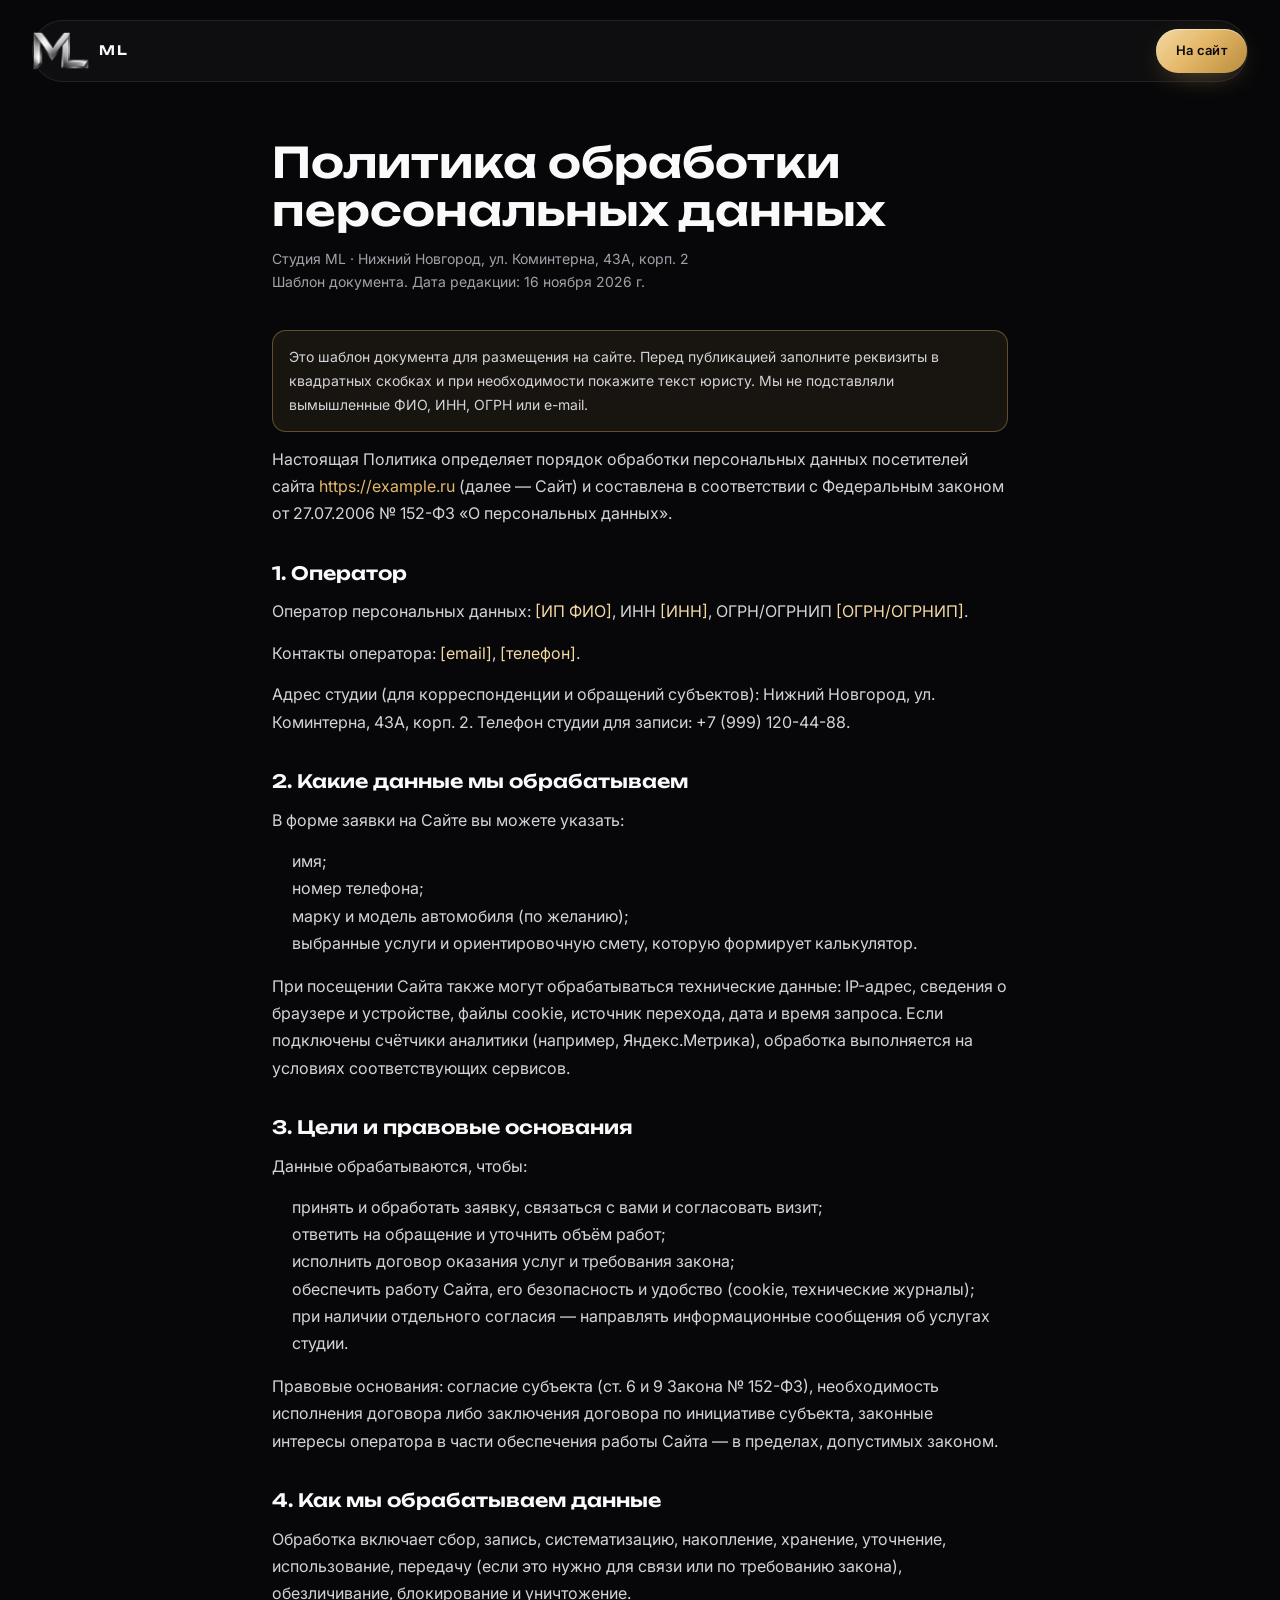
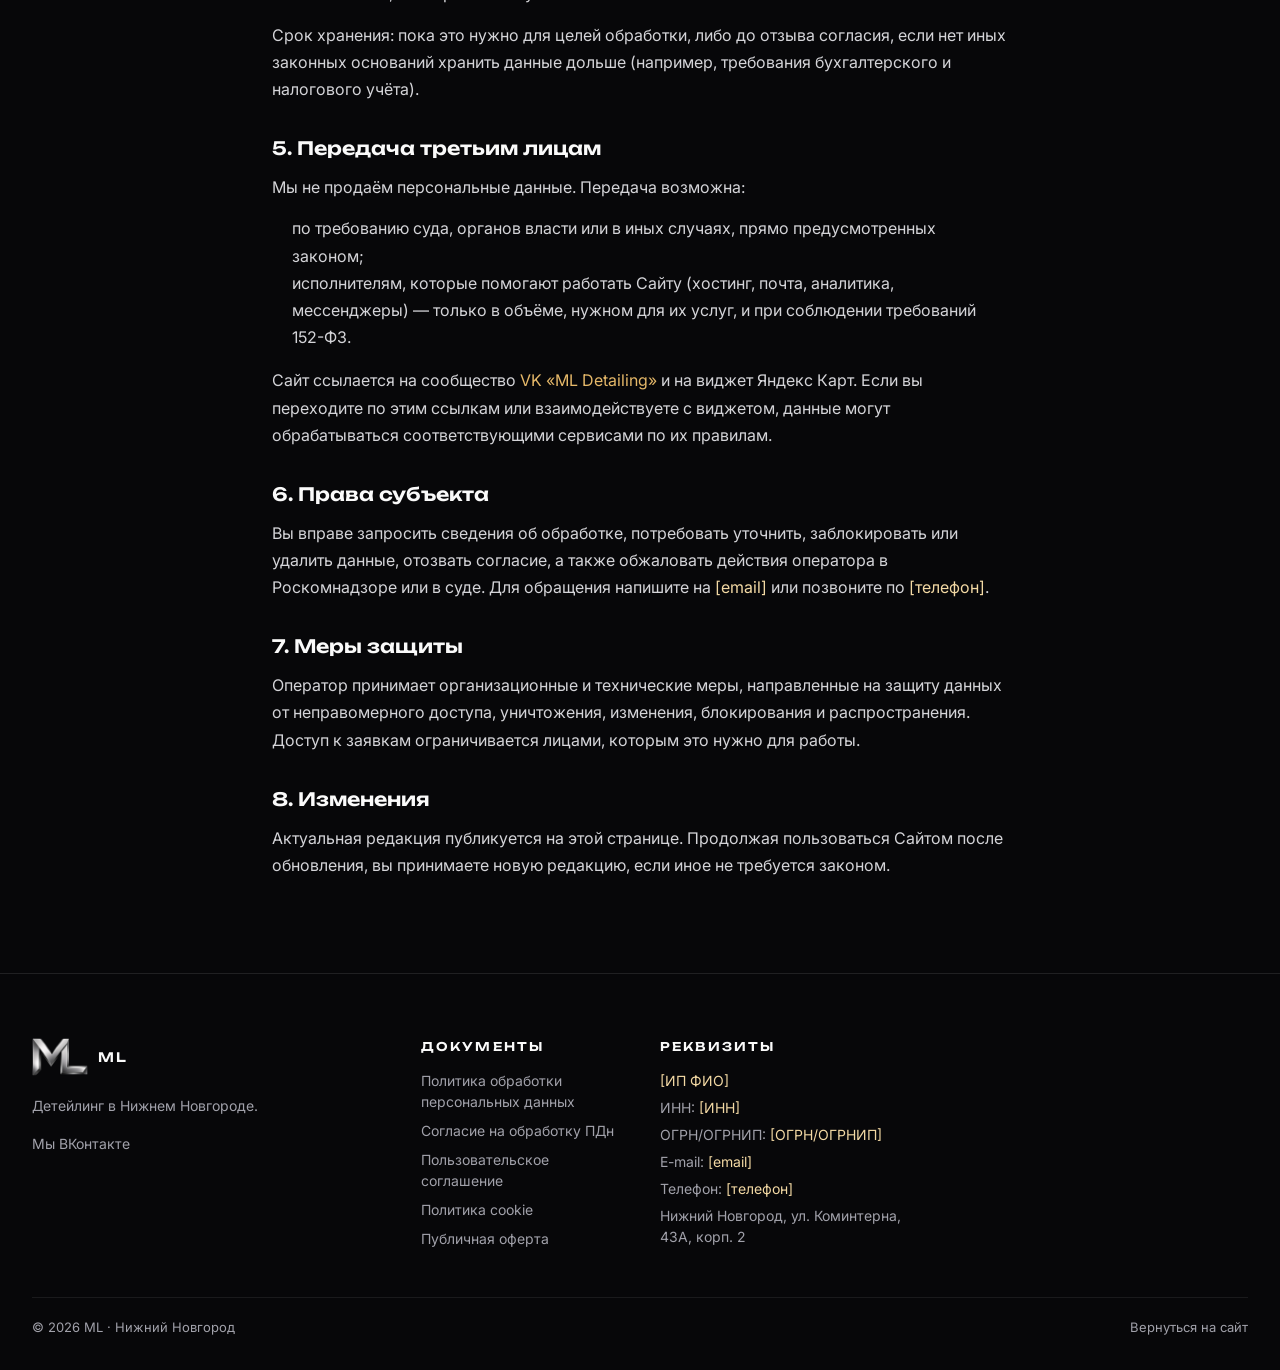
<file: legal/privacy.html>
<!doctype html>
<html lang="ru">
  <head>
    <meta charset="UTF-8" />
    <meta name="viewport" content="width=device-width, initial-scale=1.0" />
    <meta name="theme-color" content="#070709" />
    <title>Политика обработки персональных данных — ML, детейлинг в Нижнем Новгороде</title>
    <meta name="description" content="Политика обработки персональных данных студии детейлинга ML (152-ФЗ). Шаблон для заполнения реквизитов." />
    <link rel="canonical" href="https://example.ru/legal/privacy.html" />
    <meta property="og:type" content="website" />
    <meta property="og:locale" content="ru_RU" />
    <meta property="og:title" content="Политика обработки персональных данных — ML" />
    <meta property="og:description" content="Политика обработки персональных данных студии детейлинга ML (152-ФЗ). Шаблон для заполнения реквизитов." />
    <meta property="og:url" content="https://example.ru/legal/privacy.html" />
    <meta property="og:image" content="https://example.ru/brand/og-1200x630.png" />
    <link rel="icon" href="../favicon.ico" sizes="any" />
    <link rel="apple-touch-icon" href="../apple-touch-icon.png" />
    <link rel="preconnect" href="https://fonts.googleapis.com" />
    <link rel="preconnect" href="https://fonts.gstatic.com" crossorigin />
    <link href="https://fonts.googleapis.com/css2?family=Inter:wght@400;500;600;700&family=Unbounded:wght@400;500;600;700&display=swap" rel="stylesheet" />
    <link rel="stylesheet" href="../css/styles.css" />
    <link rel="stylesheet" href="../css/extras.css" />
    <style>
      :root {
        --color-amber: #e5b869;
        --color-amber-light: #f3d9a4;
        --color-amber-deep: #b98b3e;
        --color-obsidian: #070709;
        --color-graphite: #101115;
        --font-display: "Unbounded", ui-sans-serif, system-ui, sans-serif;
        --font-sans: "Inter", ui-sans-serif, system-ui, sans-serif;
      }
      html, body { background: #070709; color: #fafafa; margin: 0; }
    </style>
  </head>
  <body class="legal-page">
    <header class="legal-header">
      <div class="container-x">
        <div class="glass flex items-center justify-between gap-4 rounded-full py-2 pl-3 pr-3">
          <a href="../index.html" class="brand-lockup" aria-label="ML — на главную">
            <img class="brand-mark" src="../brand/logo-mark.webp" width="59" height="40" alt="ML — детейлинг">
            <span class="brand-name">ML</span>
          </a>
          <a class="btn btn-primary !min-h-11 !px-5 !text-[13px]" href="../index.html#request"><span class="relative inline-flex items-center gap-2">На сайт</span></a>
        </div>
      </div>
    </header>
    <main class="legal-main">
      <div class="container-x">
        <article class="legal-doc">
          <h1>Политика обработки персональных данных</h1>
          <p class="legal-meta">Студия ML · Нижний Новгород, ул. Коминтерна, 43А, корп. 2<br>Шаблон документа. Дата редакции: 16 ноября 2026 г.</p>
          <p class="legal-note">Это шаблон документа для размещения на сайте. Перед публикацией заполните реквизиты в квадратных скобках и при необходимости покажите текст юристу. Мы не подставляли вымышленные ФИО, ИНН, ОГРН или e-mail.</p>
          
          <p>Настоящая Политика определяет порядок обработки персональных данных посетителей сайта <a href="https://example.ru/">https://example.ru</a> (далее — Сайт) и составлена в соответствии с Федеральным законом от 27.07.2006 № 152-ФЗ «О персональных данных».</p>
          <h2>1. Оператор</h2>
          <p>Оператор персональных данных: <span class="placeholder">[ИП ФИО]</span>, ИНН <span class="placeholder">[ИНН]</span>, ОГРН/ОГРНИП <span class="placeholder">[ОГРН/ОГРНИП]</span>.</p>
          <p>Контакты оператора: <span class="placeholder">[email]</span>, <span class="placeholder">[телефон]</span>.</p>
          <p>Адрес студии (для корреспонденции и обращений субъектов): Нижний Новгород, ул. Коминтерна, 43А, корп. 2. Телефон студии для записи: +7 (999) 120-44-88.</p>
          <h2>2. Какие данные мы обрабатываем</h2>
          <p>В форме заявки на Сайте вы можете указать:</p>
          <ul>
            <li>имя;</li>
            <li>номер телефона;</li>
            <li>марку и модель автомобиля (по желанию);</li>
            <li>выбранные услуги и ориентировочную смету, которую формирует калькулятор.</li>
          </ul>
          <p>При посещении Сайта также могут обрабатываться технические данные: IP-адрес, сведения о браузере и устройстве, файлы cookie, источник перехода, дата и время запроса. Если подключены счётчики аналитики (например, Яндекс.Метрика), обработка выполняется на условиях соответствующих сервисов.</p>
          <h2>3. Цели и правовые основания</h2>
          <p>Данные обрабатываются, чтобы:</p>
          <ul>
            <li>принять и обработать заявку, связаться с вами и согласовать визит;</li>
            <li>ответить на обращение и уточнить объём работ;</li>
            <li>исполнить договор оказания услуг и требования закона;</li>
            <li>обеспечить работу Сайта, его безопасность и удобство (cookie, технические журналы);</li>
            <li>при наличии отдельного согласия — направлять информационные сообщения об услугах студии.</li>
          </ul>
          <p>Правовые основания: согласие субъекта (ст. 6 и 9 Закона № 152-ФЗ), необходимость исполнения договора либо заключения договора по инициативе субъекта, законные интересы оператора в части обеспечения работы Сайта — в пределах, допустимых законом.</p>
          <h2>4. Как мы обрабатываем данные</h2>
          <p>Обработка включает сбор, запись, систематизацию, накопление, хранение, уточнение, использование, передачу (если это нужно для связи или по требованию закона), обезличивание, блокирование и уничтожение.</p>
          <p>Срок хранения: пока это нужно для целей обработки, либо до отзыва согласия, если нет иных законных оснований хранить данные дольше (например, требования бухгалтерского и налогового учёта).</p>
          <h2>5. Передача третьим лицам</h2>
          <p>Мы не продаём персональные данные. Передача возможна:</p>
          <ul>
            <li>по требованию суда, органов власти или в иных случаях, прямо предусмотренных законом;</li>
            <li>исполнителям, которые помогают работать Сайту (хостинг, почта, аналитика, мессенджеры) — только в объёме, нужном для их услуг, и при соблюдении требований 152-ФЗ.</li>
          </ul>
          <p>Сайт ссылается на сообщество <a href="https://vk.ru/mldetailing" rel="noopener noreferrer" target="_blank">VK «ML Detailing»</a> и на виджет Яндекс Карт. Если вы переходите по этим ссылкам или взаимодействуете с виджетом, данные могут обрабатываться соответствующими сервисами по их правилам.</p>
          <h2>6. Права субъекта</h2>
          <p>Вы вправе запросить сведения об обработке, потребовать уточнить, заблокировать или удалить данные, отозвать согласие, а также обжаловать действия оператора в Роскомнадзоре или в суде. Для обращения напишите на <span class="placeholder">[email]</span> или позвоните по <span class="placeholder">[телефон]</span>.</p>
          <h2>7. Меры защиты</h2>
          <p>Оператор принимает организационные и технические меры, направленные на защиту данных от неправомерного доступа, уничтожения, изменения, блокирования и распространения. Доступ к заявкам ограничивается лицами, которым это нужно для работы.</p>
          <h2>8. Изменения</h2>
          <p>Актуальная редакция публикуется на этой странице. Продолжая пользоваться Сайтом после обновления, вы принимаете новую редакцию, если иное не требуется законом.</p>
    
        </article>
      </div>
    </main>
    <footer class="site-footer">
      <div class="container-x">
        <div class="footer-grid">
          <div>
            <a href="../index.html" class="brand-lockup" aria-label="ML — на главную">
              <img class="brand-mark" src="../brand/logo-mark.webp" width="71" height="48" alt="ML — детейлинг">
              <span class="brand-name">ML</span>
            </a>
            <p class="footer-lead">Детейлинг в Нижнем Новгороде.</p>
            <p class="mt-4"><a href="https://vk.ru/mldetailing" rel="noopener noreferrer me" target="_blank">Мы ВКонтакте</a></p>
          </div>
          <div>
            <p class="footer-heading">Документы</p>
            <ul class="footer-links">
              <li><a href="./privacy.html">Политика обработки персональных данных</a></li>
              <li><a href="./consent.html">Согласие на обработку ПДн</a></li>
              <li><a href="./terms.html">Пользовательское соглашение</a></li>
              <li><a href="./cookies.html">Политика cookie</a></li>
              <li><a href="./offer.html">Публичная оферта</a></li>
            </ul>
          </div>
          <div>
            <p class="footer-heading">Реквизиты</p>
            <p class="footer-req">
              <span class="placeholder">[ИП ФИО]</span>
              <span>ИНН: <span class="placeholder">[ИНН]</span></span>
              <span>ОГРН/ОГРНИП: <span class="placeholder">[ОГРН/ОГРНИП]</span></span>
              <span>E-mail: <span class="placeholder">[email]</span></span>
              <span>Телефон: <span class="placeholder">[телефон]</span></span>
              <span>Нижний Новгород, ул. Коминтерна, 43А, корп. 2</span>
            </p>
          </div>
        </div>
        <div class="footer-bottom">
          <span>© 2026 ML · Нижний Новгород</span>
          <a href="../index.html">Вернуться на сайт</a>
        </div>
      </div>
    </footer>
  </body>
</html>
</file>
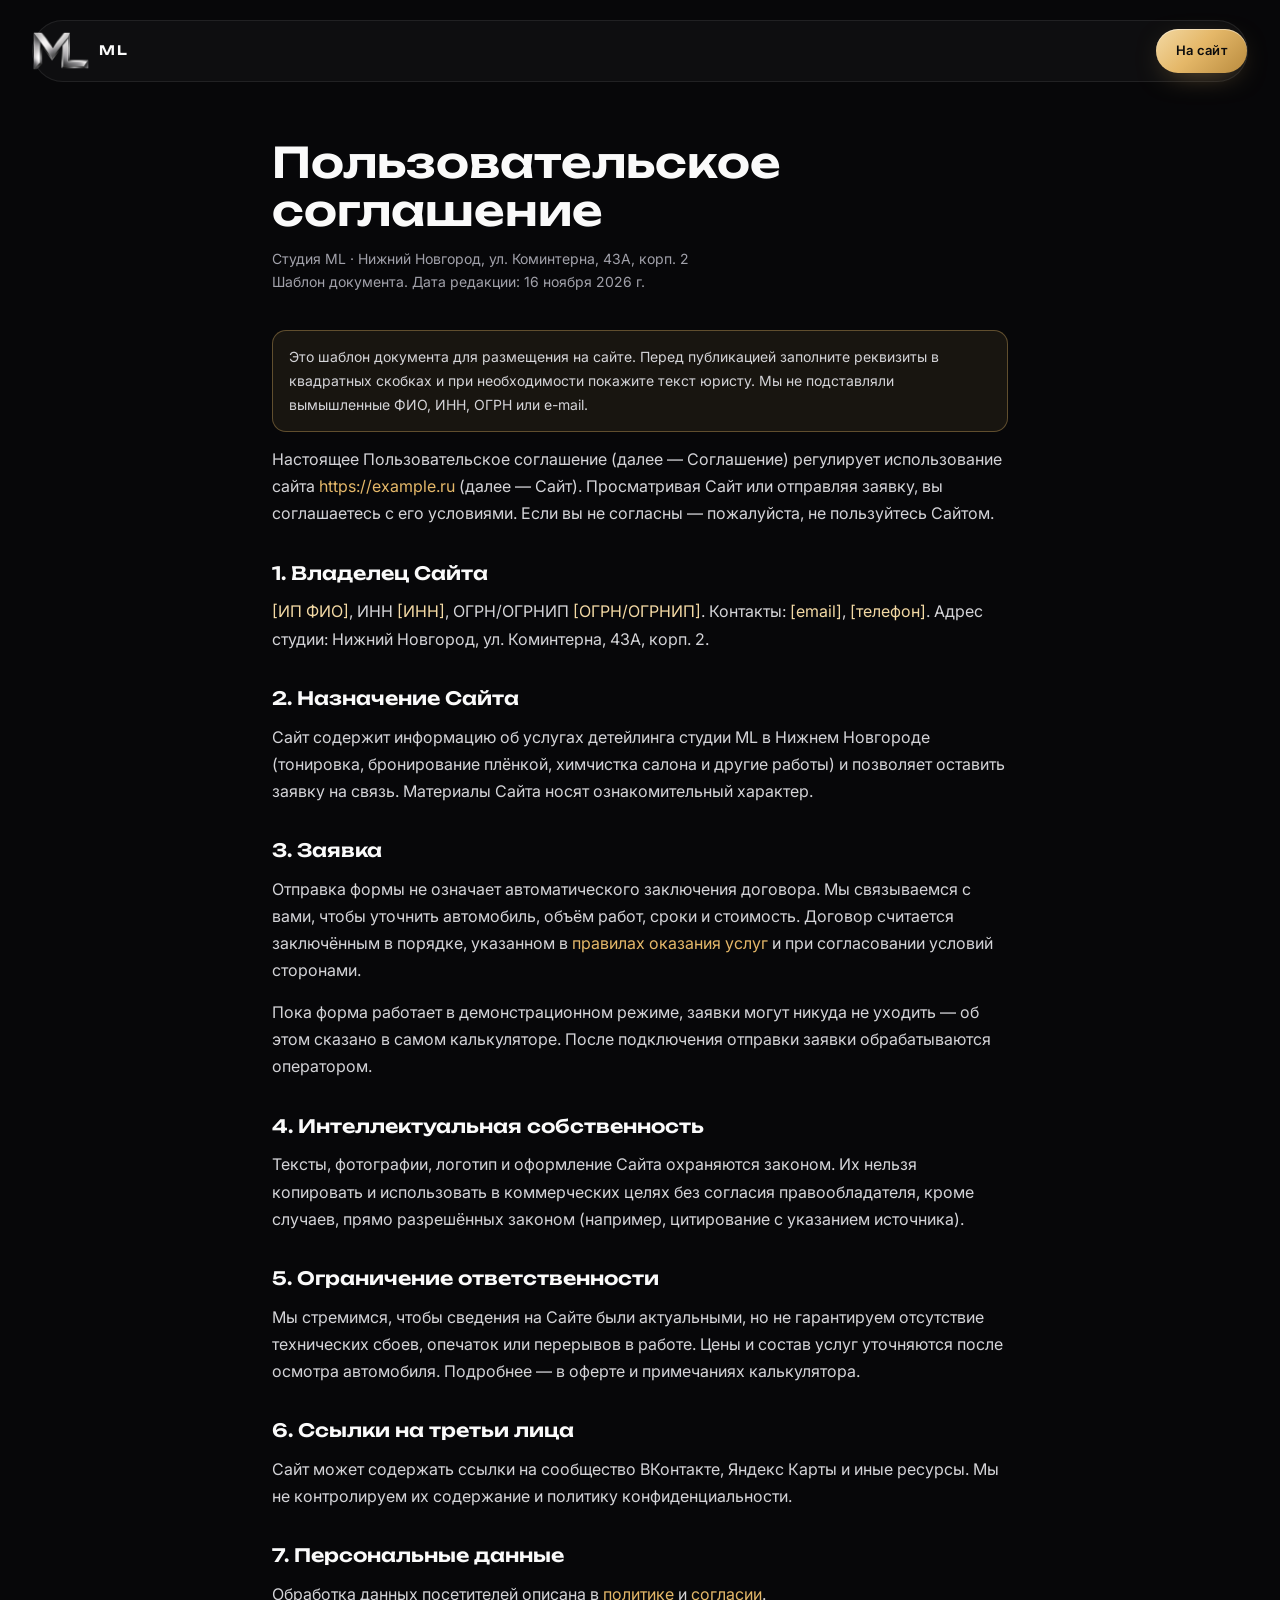
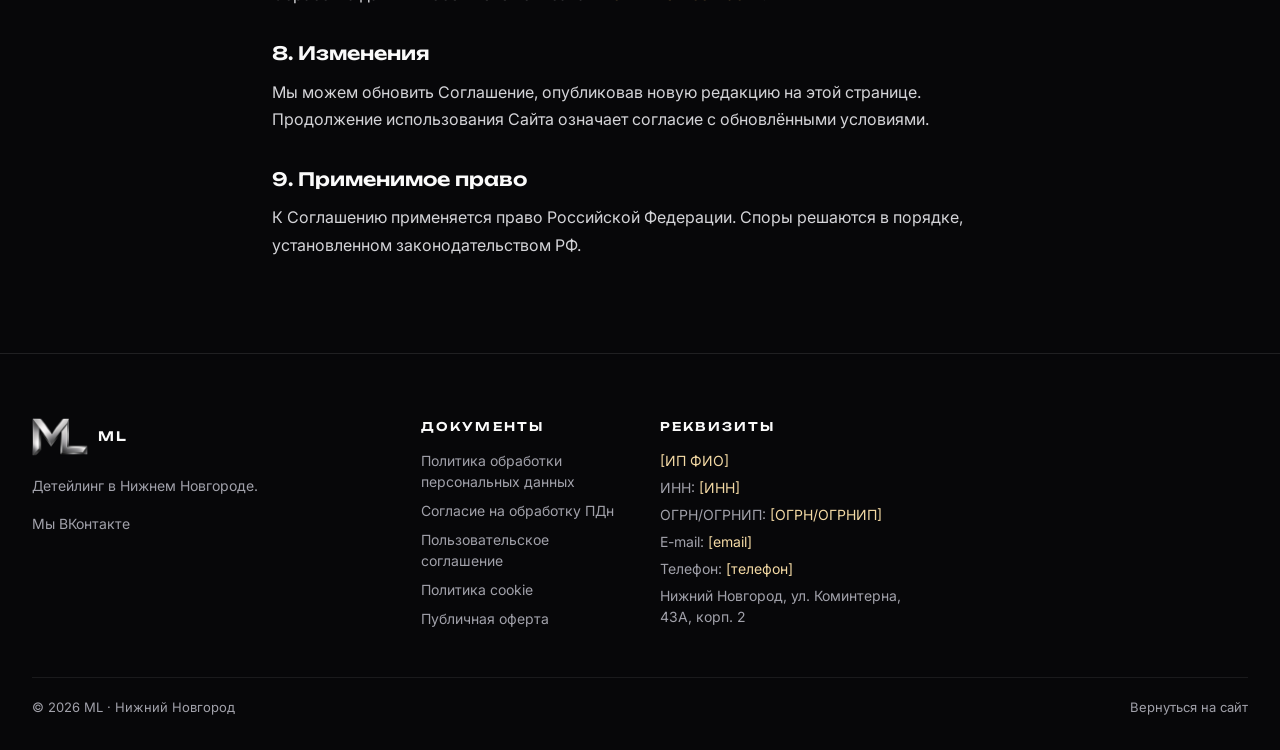
<file: legal/terms.html>
<!doctype html>
<html lang="ru">
  <head>
    <meta charset="UTF-8" />
    <meta name="viewport" content="width=device-width, initial-scale=1.0" />
    <meta name="theme-color" content="#070709" />
    <title>Пользовательское соглашение — ML, детейлинг в Нижнем Новгороде</title>
    <meta name="description" content="Пользовательское соглашение сайта студии детейлинга ML в Нижнем Новгороде. Шаблон." />
    <link rel="canonical" href="https://example.ru/legal/terms.html" />
    <meta property="og:type" content="website" />
    <meta property="og:locale" content="ru_RU" />
    <meta property="og:title" content="Пользовательское соглашение — ML" />
    <meta property="og:description" content="Пользовательское соглашение сайта студии детейлинга ML в Нижнем Новгороде. Шаблон." />
    <meta property="og:url" content="https://example.ru/legal/terms.html" />
    <meta property="og:image" content="https://example.ru/brand/og-1200x630.png" />
    <link rel="icon" href="../favicon.ico" sizes="any" />
    <link rel="apple-touch-icon" href="../apple-touch-icon.png" />
    <link rel="preconnect" href="https://fonts.googleapis.com" />
    <link rel="preconnect" href="https://fonts.gstatic.com" crossorigin />
    <link href="https://fonts.googleapis.com/css2?family=Inter:wght@400;500;600;700&family=Unbounded:wght@400;500;600;700&display=swap" rel="stylesheet" />
    <link rel="stylesheet" href="../css/styles.css" />
    <link rel="stylesheet" href="../css/extras.css" />
    <style>
      :root {
        --color-amber: #e5b869;
        --color-amber-light: #f3d9a4;
        --color-amber-deep: #b98b3e;
        --color-obsidian: #070709;
        --color-graphite: #101115;
        --font-display: "Unbounded", ui-sans-serif, system-ui, sans-serif;
        --font-sans: "Inter", ui-sans-serif, system-ui, sans-serif;
      }
      html, body { background: #070709; color: #fafafa; margin: 0; }
    </style>
  </head>
  <body class="legal-page">
    <header class="legal-header">
      <div class="container-x">
        <div class="glass flex items-center justify-between gap-4 rounded-full py-2 pl-3 pr-3">
          <a href="../index.html" class="brand-lockup" aria-label="ML — на главную">
            <img class="brand-mark" src="../brand/logo-mark.webp" width="59" height="40" alt="ML — детейлинг">
            <span class="brand-name">ML</span>
          </a>
          <a class="btn btn-primary !min-h-11 !px-5 !text-[13px]" href="../index.html#request"><span class="relative inline-flex items-center gap-2">На сайт</span></a>
        </div>
      </div>
    </header>
    <main class="legal-main">
      <div class="container-x">
        <article class="legal-doc">
          <h1>Пользовательское соглашение</h1>
          <p class="legal-meta">Студия ML · Нижний Новгород, ул. Коминтерна, 43А, корп. 2<br>Шаблон документа. Дата редакции: 16 ноября 2026 г.</p>
          <p class="legal-note">Это шаблон документа для размещения на сайте. Перед публикацией заполните реквизиты в квадратных скобках и при необходимости покажите текст юристу. Мы не подставляли вымышленные ФИО, ИНН, ОГРН или e-mail.</p>
          
          <p>Настоящее Пользовательское соглашение (далее — Соглашение) регулирует использование сайта <a href="https://example.ru/">https://example.ru</a> (далее — Сайт). Просматривая Сайт или отправляя заявку, вы соглашаетесь с его условиями. Если вы не согласны — пожалуйста, не пользуйтесь Сайтом.</p>
          <h2>1. Владелец Сайта</h2>
          <p><span class="placeholder">[ИП ФИО]</span>, ИНН <span class="placeholder">[ИНН]</span>, ОГРН/ОГРНИП <span class="placeholder">[ОГРН/ОГРНИП]</span>. Контакты: <span class="placeholder">[email]</span>, <span class="placeholder">[телефон]</span>. Адрес студии: Нижний Новгород, ул. Коминтерна, 43А, корп. 2.</p>
          <h2>2. Назначение Сайта</h2>
          <p>Сайт содержит информацию об услугах детейлинга студии ML в Нижнем Новгороде (тонировка, бронирование плёнкой, химчистка салона и другие работы) и позволяет оставить заявку на связь. Материалы Сайта носят ознакомительный характер.</p>
          <h2>3. Заявка</h2>
          <p>Отправка формы не означает автоматического заключения договора. Мы связываемся с вами, чтобы уточнить автомобиль, объём работ, сроки и стоимость. Договор считается заключённым в порядке, указанном в <a href="./offer.html">правилах оказания услуг</a> и при согласовании условий сторонами.</p>
          <p>Пока форма работает в демонстрационном режиме, заявки могут никуда не уходить — об этом сказано в самом калькуляторе. После подключения отправки заявки обрабатываются оператором.</p>
          <h2>4. Интеллектуальная собственность</h2>
          <p>Тексты, фотографии, логотип и оформление Сайта охраняются законом. Их нельзя копировать и использовать в коммерческих целях без согласия правообладателя, кроме случаев, прямо разрешённых законом (например, цитирование с указанием источника).</p>
          <h2>5. Ограничение ответственности</h2>
          <p>Мы стремимся, чтобы сведения на Сайте были актуальными, но не гарантируем отсутствие технических сбоев, опечаток или перерывов в работе. Цены и состав услуг уточняются после осмотра автомобиля. Подробнее — в оферте и примечаниях калькулятора.</p>
          <h2>6. Ссылки на третьи лица</h2>
          <p>Сайт может содержать ссылки на сообщество ВКонтакте, Яндекс Карты и иные ресурсы. Мы не контролируем их содержание и политику конфиденциальности.</p>
          <h2>7. Персональные данные</h2>
          <p>Обработка данных посетителей описана в <a href="./privacy.html">политике</a> и <a href="./consent.html">согласии</a>.</p>
          <h2>8. Изменения</h2>
          <p>Мы можем обновить Соглашение, опубликовав новую редакцию на этой странице. Продолжение использования Сайта означает согласие с обновлёнными условиями.</p>
          <h2>9. Применимое право</h2>
          <p>К Соглашению применяется право Российской Федерации. Споры решаются в порядке, установленном законодательством РФ.</p>
    
        </article>
      </div>
    </main>
    <footer class="site-footer">
      <div class="container-x">
        <div class="footer-grid">
          <div>
            <a href="../index.html" class="brand-lockup" aria-label="ML — на главную">
              <img class="brand-mark" src="../brand/logo-mark.webp" width="71" height="48" alt="ML — детейлинг">
              <span class="brand-name">ML</span>
            </a>
            <p class="footer-lead">Детейлинг в Нижнем Новгороде.</p>
            <p class="mt-4"><a href="https://vk.ru/mldetailing" rel="noopener noreferrer me" target="_blank">Мы ВКонтакте</a></p>
          </div>
          <div>
            <p class="footer-heading">Документы</p>
            <ul class="footer-links">
              <li><a href="./privacy.html">Политика обработки персональных данных</a></li>
              <li><a href="./consent.html">Согласие на обработку ПДн</a></li>
              <li><a href="./terms.html">Пользовательское соглашение</a></li>
              <li><a href="./cookies.html">Политика cookie</a></li>
              <li><a href="./offer.html">Публичная оферта</a></li>
            </ul>
          </div>
          <div>
            <p class="footer-heading">Реквизиты</p>
            <p class="footer-req">
              <span class="placeholder">[ИП ФИО]</span>
              <span>ИНН: <span class="placeholder">[ИНН]</span></span>
              <span>ОГРН/ОГРНИП: <span class="placeholder">[ОГРН/ОГРНИП]</span></span>
              <span>E-mail: <span class="placeholder">[email]</span></span>
              <span>Телефон: <span class="placeholder">[телефон]</span></span>
              <span>Нижний Новгород, ул. Коминтерна, 43А, корп. 2</span>
            </p>
          </div>
        </div>
        <div class="footer-bottom">
          <span>© 2026 ML · Нижний Новгород</span>
          <a href="../index.html">Вернуться на сайт</a>
        </div>
      </div>
    </footer>
  </body>
</html>
</file>
<file: css/site.css>
/* ML — вариант B «Light gallery» */
:root {
  --paper: #f3f0ea;
  --paper-2: #ebe6dd;
  --white: #fbfaf7;
  --ink: #0e0e0c;
  --ink-2: #3a3732;
  --muted: #736e66;
  --line: rgba(14, 14, 12, 0.12);
  --line-2: rgba(14, 14, 12, 0.2);
  --bronze: #F5C518;
  --bronze-deep: #E8B400;
  --bronze-ink: #111111;
  --bronze-tint: #FFF4CC;
  --accent: #141414;
  --accent-2: #2a2a2a;
  --accent-ink: #f6f1e8;
  --forest: #141414;
  --display: "Inter Tight", "Inter", ui-sans-serif, system-ui, sans-serif;
  --sans: "Inter", ui-sans-serif, system-ui, sans-serif;
  --wrap: 1360px;
  --pad: clamp(20px, 4.5vw, 64px);
  --sec: clamp(104px, 12vw, 184px);
  --r: 28px;
  --ease: cubic-bezier(0.22, 1, 0.36, 1);
}
*, *::before, *::after { box-sizing: border-box; }
html { scroll-behavior: smooth; scroll-padding-top: 88px; background: var(--paper); -webkit-text-size-adjust: 100%; color-scheme: light; }
body { margin: 0; background: var(--paper); color: var(--ink); font-family: var(--sans); font-size: 16px; line-height: 1.6; -webkit-font-smoothing: antialiased; overflow-x: hidden; }
img { display: block; max-width: 100%; height: auto; }
picture { display: block; }
a { color: inherit; text-decoration: none; }
button { font: inherit; color: inherit; background: none; border: 0; padding: 0; cursor: pointer; }
ul { list-style: none; margin: 0; padding: 0; }
h1, h2, h3, p, figure, blockquote, dl, dd { margin: 0; }
::selection { background: var(--bronze); color: var(--bronze-ink); }
:focus-visible { outline: 2px solid var(--bronze); outline-offset: 3px; }
.sr-only { position: absolute; width: 1px; height: 1px; padding: 0; margin: -1px; overflow: hidden; clip: rect(0 0 0 0); white-space: nowrap; border: 0; }
.skip { position: fixed; left: 16px; top: -60px; z-index: 100; background: var(--ink); color: var(--paper); padding: 10px 16px; border-radius: 10px; transition: top .2s; }
.skip:focus { top: 16px; }
.ico { width: 18px; height: 18px; flex: none; }
.wrap { width: 100%; max-width: calc(var(--wrap) + var(--pad) * 2); margin: 0 auto; padding-inline: var(--pad); }
.section { position: relative; padding-block: var(--sec); }
.is-muted { color: var(--muted); }

/* Buttons */
.btn { display: inline-flex; align-items: center; justify-content: center; gap: 10px; min-height: 54px; padding: 0 28px; border-radius: 999px; font-size: 15px; font-weight: 500; letter-spacing: -.005em; transition: background .35s var(--ease), color .35s, border-color .35s, transform .35s var(--ease), box-shadow .35s var(--ease); white-space: nowrap; }
.btn .ico { width: 17px; height: 17px; transition: transform .35s var(--ease); }
.btn:hover .ico { transform: translateX(3px); }
.btn-ink { background: var(--bronze); color: var(--bronze-ink); box-shadow: 0 8px 22px rgba(232, 180, 0, .22); }
.btn-ink:hover { background: var(--bronze-deep); transform: translateY(-2px); box-shadow: 0 14px 28px rgba(232, 180, 0, .3); }
.btn-ghost { border: 1px solid var(--line-2); }
.btn-ghost:hover { border-color: var(--bronze); color: var(--ink); background: var(--bronze-tint); }
.btn-paper { background: var(--paper); color: var(--ink); }
.btn-paper:hover { background: #fff; }
.btn-sm { min-height: 42px; padding: 0 20px; font-size: 14px; }
.btn-block { width: 100%; }
.btn[disabled] { opacity: .6; cursor: progress; }
.round { display: inline-grid; place-items: center; width: 54px; height: 54px; border-radius: 50%; border: 1px solid var(--line-2); transition: background .3s, color .3s, border-color .3s; }
.round:hover { background: var(--accent); color: var(--accent-ink); border-color: var(--accent); }
.round--sm { width: 42px; height: 42px; }
.arrows { display: flex; gap: 10px; }

/* Type */
.label { display: inline-flex; align-items: center; gap: 12px; font-size: 13px; font-weight: 500; color: var(--ink-2); margin-bottom: 28px; padding: 7px 14px 7px 8px; border: 1px solid var(--line-2); border-radius: 999px; }
.label span { display: inline-grid; place-items: center; min-width: 26px; height: 26px; padding: 0 6px; border-radius: 999px; background: var(--accent); color: var(--accent-ink); font-size: 11px; letter-spacing: .02em; }
.h2 { font-family: var(--display); font-weight: 500; font-size: clamp(40px, 5.6vw, 84px); line-height: 1; letter-spacing: -.035em; color: var(--ink); }
.lead { color: var(--ink-2); font-size: clamp(16px, 1.2vw, 18px); line-height: 1.7; max-width: 32em; }
.head { display: grid; grid-template-columns: minmax(0, 1.2fr) minmax(0, 1fr); gap: 32px 80px; align-items: end; margin-bottom: clamp(56px, 6vw, 96px); }
.head--solo { grid-template-columns: 1fr; }
.head > .label { justify-self: start; }
.head-side { display: flex; flex-direction: column; align-items: flex-start; gap: 32px; }

/* Header */
.site-header { position: fixed; inset: 0 0 auto; z-index: 50; transition: background .4s, box-shadow .4s; }
.is-scrolled .site-header { background: rgba(243, 240, 234, .82); backdrop-filter: blur(18px) saturate(1.4); -webkit-backdrop-filter: blur(18px) saturate(1.4); box-shadow: 0 1px 0 var(--line); }
.header-row { display: flex; align-items: center; justify-content: space-between; gap: 24px; height: 84px; transition: height .4s var(--ease); }
.is-scrolled .header-row { height: 70px; }
.brand-mark { height: 30px; width: auto; }
.nav ul { display: flex; gap: 6px; padding: 5px; border-radius: 999px; background: rgba(22,22,24,.04); }
.nav a { display: block; font-size: 14.5px; padding: 9px 18px; border-radius: 999px; color: var(--ink-2); transition: background .3s, color .3s; }
.nav a:hover { background: var(--white); color: var(--ink); }
.header-actions { display: flex; align-items: center; gap: 10px; }
.menu-btn { display: none; width: 46px; height: 46px; border-radius: 50%; border: 1px solid var(--line-2); position: relative; }
.menu-btn span { position: absolute; left: 14px; right: 14px; height: 1.5px; background: var(--ink); transition: transform .4s var(--ease), top .4s var(--ease); }
.menu-btn span:first-child { top: 19px; } .menu-btn span:last-child { top: 25px; }
.menu-open .menu-btn span:first-child { top: 22px; transform: rotate(45deg); }
.menu-open .menu-btn span:last-child { top: 22px; transform: rotate(-45deg); }
.mobile-menu { position: fixed; inset: 0; z-index: -1; background: var(--paper); padding: 110px var(--pad) 36px; display: flex; flex-direction: column; justify-content: space-between; }
.mobile-menu[hidden] { display: none; }
.mobile-menu nav a { display: flex; justify-content: space-between; align-items: baseline; padding: 16px 0; border-bottom: 1px solid var(--line); font-family: var(--display); font-size: 42px; letter-spacing: -.03em; line-height: 1.1; }
.mobile-menu nav a span { font-family: var(--sans); font-size: 13px; color: var(--muted); letter-spacing: 0; }
.mm-foot { display: flex; flex-direction: column; gap: 16px; align-items: flex-start; color: var(--ink-2); }
.menu-open { overflow: hidden; }

/* Hero */
.hero { padding-top: 116px; padding-bottom: clamp(40px, 6vw, 80px); }
.hero-grid { display: grid; grid-template-columns: minmax(0, 5fr) minmax(0, 6fr); gap: clamp(40px, 6vw, 96px); align-items: stretch; min-height: min(calc(100svh - 160px), 860px); }
.hero-copy { display: flex; flex-direction: column; justify-content: center; padding-block: 24px; }
.kicker { display: inline-flex; align-items: center; gap: 12px; font-size: 13px; font-weight: 500; letter-spacing: .18em; text-transform: uppercase; color: var(--ink); margin-bottom: 30px; animation: up 1s .1s var(--ease) both; }
.kicker::before { content: ""; width: 22px; height: 3px; border-radius: 2px; background: var(--bronze); flex: none; }
.hero-title { font-family: var(--display); font-weight: 500; font-size: clamp(42px, 4.8vw, 76px); line-height: .98; letter-spacing: -.045em; color: var(--ink); animation: up 1s .2s var(--ease) both; }
.hero-cta { display: flex; flex-wrap: wrap; gap: 12px; margin-top: 44px; animation: up 1s .3s var(--ease) both; }
.hero-meta { margin-top: auto; padding-top: 56px; display: grid; grid-template-columns: repeat(3, auto); gap: 24px 36px; animation: up 1s .4s var(--ease) both; }
.hero-meta dt { font-size: 12px; color: var(--muted); margin-bottom: 6px; }
.hero-meta dd { font-size: 14.5px; line-height: 1.45; color: var(--ink); }
.hero-frame { position: relative; overflow: hidden; border-radius: var(--r); background: #1a1a1c; min-height: 520px; isolation: isolate; animation: frameIn 1.4s var(--ease) both; }
.hl { position: absolute; inset: 0; width: 100%; height: 100%; object-fit: cover; object-position: var(--obj, 50% 40%); filter: none; }
.hl-bg { filter: none; }
.hl-car { z-index: 2; }
.is-narrow .hero-logo-pic { z-index: 3; }
.hero-logo-pic { position: absolute; z-index: 1; top: var(--logo-top, 20%); left: var(--logo-x, 50%); transform: translateX(-50%); }
.hero-logo { height: var(--logo-h, 140px); width: auto; max-width: none; }
.frame-tag { position: absolute; z-index: 3; left: 20px; bottom: 20px; display: inline-flex; align-items: center; gap: 8px; padding: 10px 16px; border-radius: 999px; background: rgba(251, 250, 247, .9); backdrop-filter: blur(10px); -webkit-backdrop-filter: blur(10px); font-size: 15px; font-weight: 600; color: var(--ink); }
.frame-tag .ico { width: 15px; height: 15px; color: var(--bronze); }
.frame-tag small { font-size: 13px; font-weight: 400; color: var(--ink-2); }
@keyframes up { from { opacity: 0; transform: translateY(22px); } to { opacity: 1; transform: none; } }
@keyframes frameIn { from { opacity: 0; transform: scale(.97); clip-path: inset(6% 6% 6% 6% round 40px); } to { opacity: 1; transform: none; clip-path: inset(0 0 0 0 round var(--r)); } }

[data-reveal] { opacity: 0; transform: translateY(36px); transition: opacity 1s var(--ease), transform 1s var(--ease); }
[data-reveal].is-in { opacity: 1; transform: none; }

/* Works gallery */
.works { padding-bottom: calc(var(--sec) * .8); }
.gallery { display: flex; gap: clamp(16px, 2vw, 28px); overflow-x: auto; scroll-snap-type: x mandatory; scroll-padding-inline: max(var(--pad), calc((100vw - var(--wrap)) / 2)); padding-inline: max(var(--pad), calc((100vw - var(--wrap)) / 2)); padding-bottom: 8px; scrollbar-width: none; cursor: grab; }
.gallery::-webkit-scrollbar, .rv-track::-webkit-scrollbar { display: none; }
.gallery.is-drag, .rv-track.is-drag { cursor: grabbing; scroll-snap-type: none; }
.g-item { flex: none; scroll-snap-align: start; width: clamp(300px, 46vw, 720px); }
.g-item--tall { width: clamp(240px, 28vw, 440px); }
.g-img { overflow: hidden; border-radius: 22px; aspect-ratio: 16 / 10; background: var(--paper-2); }
.g-item--tall .g-img { aspect-ratio: 16 / 10; height: auto; }
@media (min-width: 900px) { .g-img { height: clamp(320px, 34vw, 480px); aspect-ratio: auto; } .g-item--tall .g-img { height: clamp(320px, 34vw, 480px); } }
.g-img picture { width: 100%; height: 100%; }
.g-img img { width: 100%; height: 100%; object-fit: cover; transition: transform 1.4s var(--ease); pointer-events: none; filter: none; }
.g-item:hover .g-img img { transform: scale(1.04); }
.g-item figcaption { display: flex; gap: 12px; margin-top: 16px; font-size: 14.5px; color: var(--ink); }
.g-item figcaption span { color: var(--muted); font-variant-numeric: tabular-nums; }

/* About */
.about { background: var(--white); }
.about-top { display: grid; grid-template-columns: minmax(0, 1fr) minmax(0, 1fr); gap: 24px 80px; align-items: end; }
.about-top .label { grid-column: 1 / -1; justify-self: start; }
.about-title { font-family: var(--display); font-weight: 400; font-size: clamp(140px, 22vw, 320px); line-height: .78; letter-spacing: -.07em; }
.about-copy { padding-bottom: 12px; }
.about-text { font-family: var(--display); font-size: clamp(22px, 2.2vw, 32px); line-height: 1.2; letter-spacing: -.02em; margin-bottom: 20px; }
.pano { margin-top: clamp(64px, 7vw, 104px); border-radius: var(--r); overflow: hidden; aspect-ratio: 21 / 8; background: var(--paper-2); }
.pano img { width: 100%; height: 100%; object-fit: cover; filter: none; }
.pano--slim { aspect-ratio: 21 / 6; }
.band { position: relative; margin-top: clamp(64px, 7vw, 104px); border-radius: var(--r); overflow: hidden; background: #1c1c1e; color: var(--paper); min-height: clamp(300px, 30vw, 440px); display: flex; align-items: flex-end; isolation: isolate; }
.band img { position: absolute; inset: 0; width: 100%; height: 100%; object-fit: cover; z-index: 0; transform: scale(1.06); filter: none; }
.band::before { content: ""; position: absolute; inset: 0; z-index: 0; pointer-events: none; background: linear-gradient(180deg, rgba(20,20,20,0) 42%, rgba(20,20,20,.55) 100%); }
.band-quote, .band-row { position: relative; z-index: 1; }
.band-quote { padding: clamp(28px, 4vw, 56px); font-family: var(--display); font-size: clamp(26px, 3.4vw, 52px); line-height: 1.08; letter-spacing: -.035em; max-width: 18em; }
.band--cta { min-height: 0; margin-top: clamp(20px, 2vw, 28px); }
.band-row { width: 100%; display: flex; justify-content: space-between; align-items: center; gap: 28px; padding: clamp(28px, 4vw, 52px); flex-wrap: wrap; }
.band-k { font-size: 14px; color: rgba(243,240,234,.7); margin-bottom: 8px; }
.band-t { font-family: var(--display); font-size: clamp(22px, 2.4vw, 34px); letter-spacing: -.025em; line-height: 1.15; }
.band-act { display: flex; align-items: center; gap: 24px; flex-wrap: wrap; }
.band-phone { font-size: 17px; border-bottom: 1px solid rgba(243,240,234,.4); }
.stats { margin-top: clamp(56px, 6vw, 88px); display: grid; grid-template-columns: repeat(4, minmax(0, 1fr)); gap: 32px; }
.stats li { padding-top: 24px; border-top: 1px solid var(--ink); }
.stat-num { font-family: var(--display); font-size: clamp(52px, 5.4vw, 84px); line-height: 1; letter-spacing: -.04em; color: var(--accent); }
.stat-num em { font-style: normal; font-size: .45em; color: var(--bronze); vertical-align: .7em; margin-left: .1em; }
.stat-label { margin-top: 16px; font-weight: 500; }
.stat-desc { margin-top: 6px; color: var(--ink-2); font-size: 14px; line-height: 1.55; max-width: 22em; }

/* Services */
.svc-layout { display: grid; grid-template-columns: minmax(0, 4fr) minmax(0, 8fr); gap: clamp(40px, 6vw, 96px); }
.sticky { position: sticky; top: 120px; }
.sticky .lead { margin-top: 28px; }
.sticky .btn { margin-top: 36px; }
.cards { display: grid; grid-template-columns: 1fr 1fr; gap: clamp(56px, 5vw, 80px) clamp(20px, 2.4vw, 36px); }
.card:nth-child(even) { margin-top: clamp(0px, 8vw, 120px); }
.card:nth-child(even):last-child { margin-top: clamp(0px, 8vw, 120px); }
.card-img { position: relative; overflow: hidden; border-radius: 22px; aspect-ratio: 4 / 5; background: var(--paper-2); }
.card-img picture { width: 100%; height: 100%; }
.card-img img { width: 100%; height: 100%; object-fit: cover; transition: transform 1.4s var(--ease); filter: none; }
.card:hover .card-img img { transform: scale(1.04); }
.card-n { position: absolute; top: 16px; left: 16px; padding: 6px 12px; border-radius: 999px; background: rgba(251,250,247,.9); font-size: 12px; font-weight: 500; }
.card-body { padding-top: 24px; }
.card-row { display: flex; justify-content: space-between; align-items: baseline; gap: 16px; }
.card-title { font-family: var(--display); font-weight: 400; font-size: clamp(24px, 2.2vw, 32px); letter-spacing: -.025em; line-height: 1.1; }
.card-price { font-size: 14.5px; white-space: nowrap; color: var(--ink); font-weight: 500; box-shadow: inset 0 -0.45em 0 var(--bronze-tint); }
.card-desc { margin-top: 14px; color: var(--ink-2); font-size: 15px; line-height: 1.65; }
.toggle { margin-top: 22px; display: inline-flex; align-items: center; min-height: 44px; padding: 0 18px; border-radius: 999px; border: 1px solid var(--line-2); font-size: 14px; font-weight: 500; transition: background .3s, color .3s, border-color .3s; }
.toggle span { display: inline-flex; align-items: center; gap: 8px; }
.toggle .ico { width: 16px; height: 16px; }
.toggle .t-on { display: none; }
.toggle:hover { border-color: var(--bronze); }
.toggle[data-selected] { background: var(--bronze); border-color: var(--bronze); color: var(--bronze-ink); }
.toggle[data-selected] .t-on { display: inline-flex; }
.toggle[data-selected] .t-off { display: none; }

/* Before / after */
.ba-sec { background: var(--paper-2); }
.ba-grid { display: grid; grid-template-columns: minmax(0, 1fr) minmax(0, 1fr); gap: clamp(48px, 8vw, 128px); align-items: center; }
.ba-media { max-width: 560px; width: 100%; }
.ba-copy .lead { margin-top: 28px; }
.ba-cap { margin-top: 44px; padding: 24px 0 0; border-top: 1px solid var(--line-2); color: var(--ink-2); max-width: 28em; }
.ba-cap-t { font-family: var(--display); font-size: 24px; letter-spacing: -.02em; color: var(--ink); margin-bottom: 6px; }
.hint { margin-top: 28px; display: flex; align-items: center; gap: 8px; font-size: 14px; color: var(--muted); }
.ba-frame { position: relative; overflow: hidden; border-radius: var(--r); touch-action: pan-y; user-select: none; cursor: ew-resize; background: #222; }
.ba-img { position: absolute; inset: 0; width: 100%; height: 100%; object-fit: cover; pointer-events: none; filter: none; }
.ba-after { clip-path: inset(0 calc(100% - var(--pos)) 0 0); }
.ba-line { position: absolute; top: 0; bottom: 0; left: var(--pos); width: 2px; background: var(--white); transform: translateX(-1px); }
.ba-handle { position: absolute; top: 50%; left: var(--pos); transform: translate(-50%, -50%); width: 56px; height: 56px; border-radius: 50%; display: grid; place-items: center; background: var(--white); color: var(--ink); box-shadow: 0 10px 30px rgba(0,0,0,.25); }
.ba-tag { position: absolute; top: 18px; padding: 7px 14px; border-radius: 999px; background: rgba(251,250,247,.9); font-size: 13px; font-weight: 500; color: var(--ink); }
.ba-tag-b { right: 18px; } .ba-tag-a { left: 18px; }

/* Reviews */
.score { display: flex; align-items: center; gap: 18px; }
.score-n { font-family: var(--display); font-size: 72px; line-height: 1; letter-spacing: -.04em; color: var(--accent); }
.score small { display: block; margin-top: 6px; font-size: 14px; color: var(--ink-2); max-width: 16em; }
.stars { display: inline-flex; gap: 3px; color: var(--bronze); }
.stars .ico { width: 15px; height: 15px; }
.rv-track { display: flex; gap: clamp(16px, 2vw, 24px); overflow-x: auto; scroll-snap-type: x mandatory; scroll-padding-inline: max(var(--pad), calc((100vw - var(--wrap)) / 2)); padding-inline: max(var(--pad), calc((100vw - var(--wrap)) / 2)); padding-bottom: 8px; scrollbar-width: none; cursor: grab; }
.rv { flex: none; scroll-snap-align: start; width: clamp(300px, 34vw, 480px); display: flex; flex-direction: column; padding: clamp(28px, 3vw, 44px); border-radius: var(--r); background: var(--white); border: 1px solid var(--line); user-select: none; }
.rv-top { display: flex; justify-content: space-between; align-items: center; font-size: 13px; color: var(--muted); }
.rv blockquote { margin-top: 28px; font-family: var(--display); font-size: clamp(18px, 1.45vw, 21px); line-height: 1.5; letter-spacing: -.01em; color: var(--ink); flex: 1; }
.rv-who { display: flex; align-items: center; gap: 14px; margin-top: 32px; padding-top: 22px; border-top: 1px solid var(--line); }
.rv-av { width: 44px; height: 44px; border-radius: 50%; display: grid; place-items: center; background: var(--paper-2); font-size: 13px; font-weight: 600; }
.rv-name { font-weight: 500; }

/* Contacts */
.contacts { display: grid; grid-template-columns: minmax(0, 5fr) minmax(0, 7fr); gap: clamp(20px, 2vw, 28px); }
.c-info { border-radius: var(--r); background: var(--white); padding: clamp(28px, 3.6vw, 52px); display: flex; flex-direction: column; }
.c-list div { padding: 20px 0; border-bottom: 1px solid var(--line); }
.c-list div:first-child { padding-top: 0; }
.c-list dt { display: flex; align-items: center; gap: 8px; font-size: 13px; color: var(--muted); margin-bottom: 6px; }
.c-list dt .ico { width: 15px; height: 15px; }
.c-list dd { font-family: var(--display); font-size: clamp(19px, 1.6vw, 23px); letter-spacing: -.015em; line-height: 1.3; }
.btn-row { display: flex; flex-wrap: wrap; gap: 10px; margin-top: 32px; }
.vk { margin-top: auto; display: grid; grid-template-columns: auto 1fr; gap: 6px 16px; align-items: center; padding: 20px; margin-block-start: 36px; border-radius: 20px; background: var(--paper); transition: background .3s; }
.vk:hover { background: var(--paper-2); }
.vk-ico { width: 46px; height: 46px; border-radius: 50%; display: grid; place-items: center; background: var(--accent); color: var(--accent-ink); grid-row: span 2; }
.vk b { display: block; font-weight: 600; font-size: 15px; }
.vk span span { font-size: 13.5px; color: var(--ink-2); line-height: 1.5; }
.vk-go { grid-column: 2; display: inline-flex; align-items: center; gap: 6px; font-size: 14px; font-weight: 500; }
.vk-go .ico { width: 15px; height: 15px; }
.map { position: relative; border-radius: var(--r); overflow: hidden; min-height: 560px; background: var(--paper-2); isolation: isolate; filter: none; }
.map iframe { position: absolute; inset: 0; width: 100%; height: 100%; border: 0; filter: none; mix-blend-mode: normal; opacity: 1; -webkit-filter: none; color-scheme: light only; }
.map-label { position: absolute; left: 18px; top: 18px; z-index: 1; pointer-events: none; display: flex; align-items: center; gap: 10px; padding: 10px 16px; border-radius: 999px; background: rgba(251,250,247,.94); font-size: 14px; font-weight: 500; box-shadow: 0 6px 20px rgba(0,0,0,.08); }
.map-label i { width: 8px; height: 8px; border-radius: 50%; background: var(--bronze); }
.map-lock { position: absolute; inset: 0; display: flex; align-items: flex-end; justify-content: center; padding-bottom: 18px; }
.map-lock span { background: rgba(22,22,24,.82); color: var(--paper); padding: 10px 18px; border-radius: 999px; font-size: 13px; }

/* Request */
.req { display: grid; grid-template-columns: minmax(0, 1.45fr) minmax(360px, 1fr); gap: clamp(20px, 2.4vw, 32px); align-items: start; }
.req > * { min-width: 0; }
.req-main { border-radius: var(--r); background: var(--white); padding: clamp(20px, 3vw, 44px); }
.pills { display: flex; flex-wrap: wrap; gap: 8px; margin-bottom: 20px; }
.pill { padding: 9px 16px; border-radius: 999px; border: 1px solid var(--line-2); font-size: 14px; color: var(--ink-2); transition: background .3s, color .3s, border-color .3s; }
.pill:hover { border-color: var(--bronze); color: var(--ink); background: var(--bronze-tint); }
.pill[aria-pressed="true"] { background: var(--bronze); border-color: var(--bronze); color: var(--bronze-ink); }
.row { display: grid; grid-template-columns: minmax(0, 1fr) auto 40px; gap: 20px; align-items: center; width: 100%; text-align: left; padding: 24px 0; border-top: 1px solid var(--line); }
.row-group { display: block; font-size: 12px; color: var(--muted); margin-bottom: 4px; }
.row-title { display: block; font-family: var(--display); font-size: clamp(18px, 1.5vw, 21px); letter-spacing: -.015em; line-height: 1.3; }
.row-note { display: block; margin-top: 8px; font-size: 14px; color: var(--ink-2); line-height: 1.6; max-width: 40em; }
.row-price { font-size: 15px; white-space: nowrap; font-variant-numeric: tabular-nums; }
.row-price small { color: var(--muted); font-size: 13px; }
.row-check { position: relative; width: 40px; height: 40px; border-radius: 50%; border: 1px solid var(--line-2); display: grid; place-items: center; transition: background .3s, border-color .3s, color .3s; }
.row-check .ico { position: absolute; width: 16px; height: 16px; }
.row-check .ico:last-child { display: none; }
.row:hover .row-check { border-color: var(--bronze); }
.row[data-selected] .row-check { background: var(--bronze); border-color: var(--bronze); color: var(--bronze-ink); }
.row[data-selected] .row-check .ico:first-child { display: none; }
.row[data-selected] .row-check .ico:last-child { display: block; }
.req-panel { position: sticky; top: 96px; border-radius: var(--r); background: var(--accent); color: var(--accent-ink); padding: clamp(26px, 3vw, 40px); }
.panel-head { display: flex; justify-content: space-between; align-items: baseline; }
.panel-head h3 { font-family: var(--display); font-weight: 400; font-size: 28px; letter-spacing: -.02em; }
.count { font-size: 13px; color: rgba(243,240,234,.55); }
.sel-empty { margin-top: 18px; color: rgba(243,240,234,.6); font-size: 14px; }
.sel { margin-top: 14px; }
.sel li { display: grid; grid-template-columns: 1fr auto 24px; gap: 12px; padding: 14px 0; border-bottom: 1px solid rgba(243,240,234,.12); font-size: 14px; align-items: start; }
.sel-t small { display: block; font-size: 12px; color: rgba(243,240,234,.5); margin-top: 2px; }
.sel-p { white-space: nowrap; }
.sel-x { color: rgba(243,240,234,.5); display: grid; place-items: center; }
.sel-x:hover { color: var(--paper); }
.sel-x .ico { width: 15px; height: 15px; }
.link-btn { margin-top: 14px; font-size: 13px; color: rgba(243,240,234,.6); text-decoration: underline; text-underline-offset: 3px; }
.total { margin-top: 26px; padding-top: 22px; border-top: 1px solid rgba(243,240,234,.16); }
.total-label { font-size: 13px; color: rgba(243,240,234,.55); }
.total-sum { font-family: var(--display); font-size: 52px; line-height: 1.05; letter-spacing: -.04em; margin-top: 6px; color: var(--bronze); }
.total-sum small { font-family: var(--sans); font-size: 15px; letter-spacing: 0; color: rgba(243,240,234,.55); }
.total-note { margin-top: 6px; font-size: 12px; color: rgba(243,240,234,.5); }
.panel-note { margin-top: 22px; padding: 16px 18px; border-radius: 16px; background: rgba(243,240,234,.06); font-size: 13px; color: rgba(243,240,234,.62); line-height: 1.6; }
.pn-title { display: flex; align-items: center; gap: 8px; color: var(--paper); font-weight: 500; margin-bottom: 4px; }
.pn-title .ico { width: 15px; height: 15px; color: var(--bronze); }
.form { display: flex; flex-direction: column; gap: 14px; margin-top: 26px; }
.field label { display: block; font-size: 13px; color: rgba(243,240,234,.6); margin-bottom: 6px; }
.field label span { color: rgba(243,240,234,.4); }
.field input { width: 100%; min-height: 52px; padding: 0 18px; border-radius: 14px; border: 1px solid rgba(243,240,234,.14); background: rgba(243,240,234,.06); color: var(--paper); font: inherit; font-size: 16px; transition: border-color .3s, background .3s; }
.field input::placeholder { color: rgba(243,240,234,.32); }
.field input:focus { outline: none; border-color: var(--bronze); background: rgba(243,240,234,.09); }
.has-err input { border-color: #e39a8a; }
.err { color: #f0ae9f; font-size: 13px; margin-top: 6px; }
.consent { position: relative; display: grid; grid-template-columns: 22px 1fr; gap: 12px; font-size: 13px; color: rgba(243,240,234,.65); line-height: 1.55; cursor: pointer; margin-top: 4px; }
.consent input { position: absolute; opacity: 0; width: 22px; height: 22px; margin: 0; }
.cbox { width: 22px; height: 22px; border-radius: 7px; border: 1px solid rgba(243,240,234,.3); display: grid; place-items: center; color: transparent; transition: background .3s; }
.cbox .ico { width: 14px; height: 14px; }
.consent input:checked + .cbox { background: var(--bronze); color: var(--bronze-ink); border-color: var(--bronze); }
.consent input:focus-visible + .cbox { outline: 2px solid var(--paper); outline-offset: 2px; }
.consent.has-err .cbox { border-color: #e39a8a; }
.consent a { color: var(--paper); text-decoration: underline; text-underline-offset: 3px; }
.form .btn { margin-top: 8px; }
.done { margin-top: 26px; }
.done-ico { width: 42px; height: 42px; color: var(--bronze); }
.done h3 { font-family: var(--display); font-weight: 400; font-size: 30px; letter-spacing: -.02em; margin-top: 14px; }
.done p { margin-top: 8px; color: rgba(243,240,234,.75); }
.done .small { font-size: 12.5px; color: rgba(243,240,234,.5); margin-bottom: 20px; }
.req-dock { display: none; }

/* Footer */
.footer { background: var(--forest); color: var(--accent-ink); padding-top: clamp(88px, 10vw, 150px); padding-bottom: 36px; border-radius: var(--r) var(--r) 0 0; }
.footer-top { display: flex; justify-content: space-between; align-items: flex-end; gap: 40px; padding-bottom: 72px; border-bottom: 1px solid rgba(243,240,234,.12); }
.footer-big { font-family: var(--display); font-size: clamp(30px, 3.8vw, 56px); line-height: 1.05; letter-spacing: -.035em; max-width: 16em; }
.footer-grid { display: grid; grid-template-columns: 1.1fr 1fr 1.3fr 1.5fr 1.3fr; gap: 40px; padding-block: 64px; }
.footer-mark { height: 44px; width: auto; }
.f-h { font-size: 13px; color: rgba(243,240,234,.45); margin-bottom: 18px; }
.footer-grid li { font-size: 14px; color: rgba(243,240,234,.82); margin-bottom: 11px; line-height: 1.5; }
.footer-grid a:hover { color: var(--bronze); text-decoration: underline; text-underline-offset: 3px; }
.ph { color: rgba(243,240,234,.45); }
.footer-bottom { display: flex; justify-content: space-between; flex-wrap: wrap; gap: 14px; padding-top: 26px; border-top: 1px solid rgba(243,240,234,.12); font-size: 13px; color: rgba(243,240,234,.45); }
.footer-bottom a:hover { color: var(--paper); }

.cookie { position: fixed; z-index: 60; left: 20px; bottom: 20px; max-width: 440px; display: flex; gap: 18px; align-items: center; padding: 18px 20px; border-radius: 20px; background: rgba(251,250,247,.95); box-shadow: 0 20px 50px rgba(0,0,0,.12); border: 1px solid var(--line); backdrop-filter: blur(14px); -webkit-backdrop-filter: blur(14px); font-size: 13px; color: var(--ink-2); line-height: 1.5; animation: up .8s var(--ease) both; }
.cookie[hidden] { display: none; }
.cookie a { color: var(--ink); text-decoration: underline; }


/* Dark contrast band: before/after */
.ba-sec { background: var(--accent); color: var(--accent-ink); }
.ba-sec .label { color: var(--accent-ink); border-color: rgba(246,241,232,.28); }
.ba-sec .label span { background: var(--bronze); color: var(--bronze-ink); }
.ba-sec .h2 { color: var(--accent-ink); }
.ba-sec .lead { color: rgba(246,241,232,.8); }
.ba-sec .ba-cap { border-top-color: rgba(246,241,232,.22); color: rgba(246,241,232,.75); }
.ba-sec .ba-cap-t { color: var(--accent-ink); }
.ba-sec .hint { color: rgba(246,241,232,.62); }

/* Map: no parent filters, force a light colorful scheme */
.map::before, .map::after { content: none; }
.contacts, .section, .map, .map iframe { filter: none; mix-blend-mode: normal; }

@media (max-width: 1140px) {
  .nav { display: none; }
  .menu-btn { display: block; }
  .req { grid-template-columns: 1fr; }
  .req-panel { position: static; }
  .footer-grid { grid-template-columns: 1fr 1fr 1fr; }
}
@media (max-width: 960px) {
  .hero-grid { grid-template-columns: 1fr; min-height: 0; }
  .hero-frame { aspect-ratio: 4 / 4.2; min-height: 0; }
  .hero-meta { margin-top: 0; padding-top: 44px; }
  .head, .about-top, .ba-grid, .contacts, .svc-layout { grid-template-columns: 1fr; }
  .sticky { position: static; }
  .ba-media { max-width: none; }
  .map { min-height: 420px; }
  .stats { grid-template-columns: 1fr 1fr; gap: 40px 24px; }
  .footer-top { flex-direction: column; align-items: flex-start; }
}
@media (max-width: 720px) {
  :root { --sec: 92px; --r: 22px; }
  body { font-size: 15px; }
  .header-row { height: 68px; }
  .is-scrolled .header-row { height: 62px; }
  .brand-mark { height: 26px; }
  .header-actions .btn-sm, .header-actions .round--sm { display: none; }
  .hero { padding-top: 92px; }
  .hero-copy { padding-block: 8px 0; }
  .kicker { font-size: 11.5px; margin-bottom: 20px; }
  .hero-title { font-size: clamp(38px, 11vw, 50px); }
  .hero-cta { margin-top: 32px; }
  .hero-cta .btn { flex: 1; padding: 0 16px; }
  .hero-meta { grid-template-columns: 1fr; gap: 14px; padding-top: 36px; }
  .hero-meta div { display: grid; grid-template-columns: 84px 1fr; }
  .hero-meta dt { margin: 0; }
  .hero-frame { aspect-ratio: 1 / 1.08; }
  .frame-tag { left: 12px; bottom: 12px; right: 12px; font-size: 14px; }
  .head-side .arrows { display: none; }
  .g-item, .g-item--tall { width: 84vw; }
  .about-title { font-size: 44vw; }
  .band { min-height: 320px; }
  .band--cta { min-height: 0; }
  .band-act { width: 100%; }
  .band-act .btn { width: 100%; }
  .cards { grid-template-columns: 1fr; gap: 64px; }
  .card:nth-child(even), .card:nth-child(even):last-child { margin-top: 0; }
  .card-row { flex-direction: column; gap: 6px; }
  .rv { width: 84vw; }
  .score-n { font-size: 60px; }
  .btn-row .btn { width: 100%; }
  .row { grid-template-columns: minmax(0, 1fr) 40px; gap: 6px 16px; }
  .row-price { grid-column: 1; grid-row: 2; }
  .row-check { grid-column: 2; grid-row: 1 / span 2; }
  .pills { flex-wrap: nowrap; overflow-x: auto; scrollbar-width: none; margin-inline: calc(clamp(20px, 3vw, 44px) * -1); padding-inline: clamp(20px, 3vw, 44px); }
  .pills::-webkit-scrollbar { display: none; }
  .pill { white-space: nowrap; flex: none; }
  .total-sum { font-size: 44px; }
  .req-dock { display: block; position: fixed; left: 12px; right: 12px; bottom: 12px; z-index: 40; }
  .dock-in { display: flex; align-items: center; gap: 12px; padding: 8px 8px 8px 18px; border-radius: 999px; background: var(--accent); color: var(--accent-ink); font-size: 13.5px; box-shadow: 0 16px 40px rgba(0,0,0,.25); animation: up .5s var(--ease) both; }
  .dock-n { color: rgba(243,240,234,.6); }
  .dock-sum { flex: 1; white-space: nowrap; }
  .dock-btn { display: inline-flex; align-items: center; gap: 8px; background: var(--bronze); color: var(--bronze-ink); border-radius: 999px; padding: 10px 16px; font-weight: 500; box-shadow: 0 6px 16px rgba(232, 180, 0, .25); transition: background .35s var(--ease), transform .35s var(--ease), box-shadow .35s var(--ease); }
  .dock-btn:hover { background: var(--bronze-deep); transform: translateY(-1px); box-shadow: 0 10px 20px rgba(232, 180, 0, .32); }
  .dock-btn .ico { width: 15px; height: 15px; }
  .footer-grid { grid-template-columns: 1fr 1fr; gap: 36px 20px; padding-block: 48px; }
  .footer-grid > div:first-child { grid-column: 1 / -1; }
  .footer-grid > div:nth-child(4), .footer-grid > div:nth-child(5) { grid-column: 1 / -1; }
  .footer-bottom { flex-direction: column; }
  .cookie { left: 12px; right: 12px; bottom: 12px; flex-direction: column; align-items: stretch; }
}
@media (prefers-reduced-motion: reduce) {
  *, *::before, *::after { animation-duration: .01ms !important; animation-iteration-count: 1 !important; transition-duration: .01ms !important; scroll-behavior: auto !important; }
  [data-reveal] { opacity: 1; transform: none; }
}
</file>
<file: css/styles.css>
@layer properties{@supports (((-webkit-hyphens:none)) and (not (margin-trim:block))) or ((-moz-orient:inline) and (not (color:rgb(from red r g b)))){*,:before,:after,::backdrop{--tw-translate-x:0;--tw-translate-y:0;--tw-translate-z:0;--tw-border-style:solid;--tw-gradient-position:initial;--tw-gradient-from:#0000;--tw-gradient-via:#0000;--tw-gradient-to:#0000;--tw-gradient-stops:initial;--tw-gradient-via-stops:initial;--tw-gradient-from-position:0%;--tw-gradient-via-position:50%;--tw-gradient-to-position:100%;--tw-leading:initial;--tw-font-weight:initial;--tw-tracking:initial;--tw-ordinal:initial;--tw-slashed-zero:initial;--tw-numeric-figure:initial;--tw-numeric-spacing:initial;--tw-numeric-fraction:initial;--tw-shadow:0 0 #0000;--tw-shadow-color:initial;--tw-shadow-alpha:100%;--tw-inset-shadow:0 0 #0000;--tw-inset-shadow-color:initial;--tw-inset-shadow-alpha:100%;--tw-ring-color:initial;--tw-ring-shadow:0 0 #0000;--tw-inset-ring-color:initial;--tw-inset-ring-shadow:0 0 #0000;--tw-ring-inset:initial;--tw-ring-offset-width:0px;--tw-ring-offset-color:#fff;--tw-ring-offset-shadow:0 0 #0000;--tw-duration:initial;--tw-ease:initial;--tw-outline-style:solid}}}@layer theme{:root,:host{--font-sans:"Inter", ui-sans-serif, system-ui, sans-serif;--font-mono:ui-monospace, SFMono-Regular, Menlo, Monaco, Consolas, "Liberation Mono", "Courier New", monospace;--color-black:#000;--color-white:#fff;--spacing:.25rem;--container-md:28rem;--container-xl:36rem;--container-3xl:48rem;--text-xs:.75rem;--text-xs--line-height:calc(1 / .75);--text-sm:.875rem;--text-sm--line-height:calc(1.25 / .875);--text-base:1rem;--text-base--line-height: 1.5 ;--text-lg:1.125rem;--text-lg--line-height:calc(1.75 / 1.125);--text-xl:1.25rem;--text-xl--line-height:calc(1.75 / 1.25);--text-4xl:2.25rem;--text-4xl--line-height:calc(2.5 / 2.25);--font-weight-medium:500;--font-weight-semibold:600;--leading-snug:1.375;--leading-relaxed:1.625;--radius-2xl:1rem;--radius-3xl:1.5rem;--ease-out:cubic-bezier(0, 0, .2, 1);--default-transition-duration:.15s;--default-transition-timing-function:cubic-bezier(.4, 0, .2, 1);--default-font-family:var(--font-sans);--default-mono-font-family:var(--font-mono);--color-obsidian:#070709;--color-graphite:#101115;--color-graphite-2:#17181d;--color-ink:#fafafa;--color-chrome:#a1a1aa;--color-chrome-dim:#8a8a93;--color-amber:#e5b869;--color-amber-light:#f3d9a4;--color-amber-deep:#b98b3e;--color-danger:#f87171;--font-display:"Unbounded", ui-sans-serif, system-ui, sans-serif;--ease-out-soft:cubic-bezier(.22, 1, .36, 1);--animate-marquee-left:marquee-left var(--marquee-duration,60s) linear infinite;--animate-scroll-glint:scroll-glint 2.4s var(--ease-out-soft) infinite}}@layer base{*,:after,:before,::backdrop{box-sizing:border-box;border:0 solid;margin:0;padding:0}::file-selector-button{box-sizing:border-box;border:0 solid;margin:0;padding:0}html,:host{-webkit-text-size-adjust:100%;tab-size:4;line-height:1.5;font-family:var(--default-font-family,-apple-system, BlinkMacSystemFont, "Segoe UI", Roboto, "Helvetica Neue", "Noto Sans", Arial, sans-serif, "Apple Color Emoji", "Segoe UI Emoji", "Segoe UI Symbol", "Noto Color Emoji");font-feature-settings:var(--default-font-feature-settings,normal);font-variation-settings:var(--default-font-variation-settings,normal);-webkit-tap-highlight-color:transparent}hr{height:0;color:inherit;border-top-width:1px}abbr:where([title]){-webkit-text-decoration:underline dotted;text-decoration:underline dotted}h1,h2,h3,h4,h5,h6{font-size:inherit;font-weight:inherit}a{color:inherit;-webkit-text-decoration:inherit;text-decoration:inherit}b,strong{font-weight:bolder}code,kbd,samp,pre{font-family:var(--default-mono-font-family,ui-monospace, SFMono-Regular, Menlo, Monaco, Consolas, "Liberation Mono", "Courier New", monospace);font-feature-settings:var(--default-mono-font-feature-settings,normal);font-variation-settings:var(--default-mono-font-variation-settings,normal);font-size:1em}small{font-size:80%}sub,sup{vertical-align:baseline;font-size:75%;line-height:0;position:relative}sub{bottom:-.25em}sup{top:-.5em}table{text-indent:0;border-color:inherit;border-collapse:collapse}:-moz-focusring:where(:not(iframe)){outline:auto}progress{vertical-align:baseline}summary{display:list-item}ol,ul,menu{list-style:none}img,svg,video,canvas,audio,iframe,embed,object{vertical-align:middle;display:block}img,video{max-width:100%;height:auto}button,input,select,optgroup,textarea{font:inherit;font-feature-settings:inherit;font-variation-settings:inherit;letter-spacing:inherit;color:inherit;opacity:1;background-color:#0000;border-radius:0}::file-selector-button{font:inherit;font-feature-settings:inherit;font-variation-settings:inherit;letter-spacing:inherit;color:inherit;opacity:1;background-color:#0000;border-radius:0}:where(select:is([multiple],[size])) optgroup{font-weight:bolder}:where(select:is([multiple],[size])) optgroup option{padding-inline-start:20px}::file-selector-button{margin-inline-end:4px}::placeholder{opacity:1}@supports (not ((-webkit-appearance:-apple-pay-button))) or (contain-intrinsic-size:1px){::placeholder{color:currentColor}@supports (color:color-mix(in lab,red,red)){::placeholder{color:color-mix(in oklab,currentcolor 50%,transparent)}}}textarea{resize:vertical}::-webkit-search-decoration{-webkit-appearance:none}::-webkit-date-and-time-value{min-height:1lh;text-align:inherit}::-webkit-datetime-edit{display:inline-flex}::-webkit-datetime-edit-fields-wrapper{padding:0}::-webkit-datetime-edit{padding-block:0}::-webkit-datetime-edit-year-field{padding-block:0}::-webkit-datetime-edit-month-field{padding-block:0}::-webkit-datetime-edit-day-field{padding-block:0}::-webkit-datetime-edit-hour-field{padding-block:0}::-webkit-datetime-edit-minute-field{padding-block:0}::-webkit-datetime-edit-second-field{padding-block:0}::-webkit-datetime-edit-millisecond-field{padding-block:0}::-webkit-datetime-edit-meridiem-field{padding-block:0}::-webkit-calendar-picker-indicator{line-height:1}:-moz-ui-invalid{box-shadow:none}button,input:where([type=button],[type=reset],[type=submit]){appearance:button}::file-selector-button{appearance:button}::-webkit-inner-spin-button{height:auto}::-webkit-outer-spin-button{height:auto}[hidden]:where(:not([hidden=until-found])){display:none!important}html{background:var(--color-obsidian);color:var(--color-ink);font-family:var(--font-sans);-webkit-font-smoothing:antialiased;text-rendering:optimizelegibility;scroll-behavior:smooth}body{background:var(--color-obsidian);margin:0;overflow-x:hidden}::selection{background:var(--color-amber);color:var(--color-obsidian)}:focus-visible{outline:2px solid var(--color-amber);outline-offset:3px;border-radius:6px}img{max-width:100%}}@layer components{.display{font-family:var(--font-display);text-transform:uppercase;letter-spacing:.1em;line-height:1.08}.glass{-webkit-backdrop-filter:blur(16px);background:#ffffff08;border:1px solid #ffffff14}.section{padding-block:clamp(72px,10vw,140px);position:relative}.container-x{width:100%;max-width:1280px;margin-inline:auto;padding-inline:16px}@media(min-width:768px){.container-x{padding-inline:32px}}.eyebrow{letter-spacing:.28em;text-transform:uppercase;color:var(--color-amber);font-size:12px;font-weight:600}.btn{isolation:isolate;letter-spacing:.02em;cursor:pointer;-webkit-user-select:none;user-select:none;min-height:48px;transition:background-color .25s var(--ease-out-soft),color .25s var(--ease-out-soft),border-color .25s var(--ease-out-soft),box-shadow .3s var(--ease-out-soft),transform .15s var(--ease-out-soft);border-radius:999px;justify-content:center;align-items:center;gap:10px;padding:0 26px;font-size:15px;font-weight:600;display:inline-flex;position:relative;overflow:hidden}.btn:active{transform:scale(.98)}.btn:disabled{opacity:.55;cursor:not-allowed}.btn .btn-arrow{transition:transform .3s var(--ease-out-soft)}.btn-primary{background:linear-gradient(135deg,var(--color-amber-light),var(--color-amber) 45%,var(--color-amber-deep));color:#0b0b0d;box-shadow:0 8px 30px -12px #e5b86999,inset 0 1px #ffffff73}.btn-primary:after{content:"";z-index:-1;pointer-events:none;background:linear-gradient(90deg,#0000,#ffffffb3,#0000);width:45%;position:absolute;inset:0 auto 0 0;transform:translate(-120%)skew(-20deg)}.btn-glass{color:var(--color-ink);-webkit-backdrop-filter:blur(16px);background:#ffffff0a;border:1px solid #ffffff24}.btn-icon{width:56px;min-height:56px;color:var(--color-ink);background:#ffffff0a;border:1px solid #ffffff24;padding:0}@media(hover:hover){.btn-primary:hover{background:linear-gradient(135deg,#fff4dc,var(--color-amber-light) 50%,var(--color-amber));box-shadow:0 14px 44px -12px #e5b869d9,inset 0 1px #fff9}.btn-primary:hover:after{animation:btn-shine .9s var(--ease-out-soft)}.btn:hover .btn-arrow{transform:translate(4px)}.btn-glass:hover{background:var(--color-amber);border-color:var(--color-amber);color:#0b0b0d;box-shadow:0 10px 36px -14px #e5b869bf}.btn-icon:hover{background:var(--color-ink);border-color:var(--color-ink);color:#0b0b0d}}.section-backdrop{z-index:-1;pointer-events:none;background-image:linear-gradient(180deg,var(--color-obsidian) 0%,#07070940 16%,#07070940 84%,var(--color-obsidian) 100%),radial-gradient(130% 90% at 50% 50%,transparent 50%,#070709b3 100%),var(--backdrop-image);background-size:cover,cover,cover;background-position:center,center,var(--backdrop-position,center);opacity:var(--backdrop-strength,.55);background-repeat:no-repeat;position:absolute;inset:0}@media(hover:hover)and (min-width:1024px){.section-backdrop{background-attachment:scroll,scroll,fixed}}.media-placeholder{background:radial-gradient(120% 80% at 70% 20%,#e5b8691a,#0000 55%),radial-gradient(90% 70% at 20% 90%,#a1a1aa1f,#0000 60%),linear-gradient(160deg,#15161b,#0b0b0e 70%);width:100%;height:100%;display:block}.chip{min-height:44px;color:var(--color-chrome);cursor:pointer;transition:all .25s var(--ease-out-soft);background:#ffffff08;border:1px solid #ffffff1f;border-radius:999px;align-items:center;padding:0 18px;font-size:14px;font-weight:500;display:inline-flex}@media(hover:hover){.chip:hover{color:var(--color-ink);background:#e5b86914;border-color:#e5b86999}}.chip[aria-pressed=true],.chip[aria-checked=true]{color:#0b0b0d;background:var(--color-amber);border-color:var(--color-amber)}.field{width:100%;min-height:52px;color:var(--color-ink);background:#ffffff08;border:1px solid #ffffff1a;border-radius:14px;padding:0 18px;font-size:16px;transition:border-color .2s,background-color .2s}.field::placeholder{color:var(--color-chrome-dim)}.field:hover{border-color:#fff3}.field:focus{border-color:var(--color-amber);background:#e5b8690d;outline:none}.field:focus-visible{box-shadow:0 0 0 2px #e5b8698c}.field[aria-invalid=true]{border-color:var(--color-danger)}select.field{appearance:none;cursor:pointer}select.field option{background:var(--color-graphite);color:var(--color-ink)}}@layer utilities{.pointer-events-none{pointer-events:none}.invisible{visibility:hidden}.visible{visibility:visible}.sr-only{clip-path:inset(50%);white-space:nowrap;border-width:0;width:1px;height:1px;margin:-1px;padding:0;position:absolute;overflow:hidden}.absolute{position:absolute}.fixed{position:fixed}.relative{position:relative}.sticky{position:sticky}.inset-0{inset:0}.inset-x-0{inset-inline:0}.top-0{top:0}.top-2{top:calc(var(--spacing) * 2)}.top-3{top:calc(var(--spacing) * 3)}.bottom-3{bottom:calc(var(--spacing) * 3)}.bottom-6{bottom:calc(var(--spacing) * 6)}.left-1\/2{left:50%}.left-2{left:calc(var(--spacing) * 2)}.left-3{left:calc(var(--spacing) * 3)}.isolate{isolation:isolate}.z-10{z-index:10}.z-50{z-index:50}.z-\[1\]{z-index:1}.container{width:100%}@media(min-width:40rem){.container{max-width:40rem}}@media(min-width:48rem){.container{max-width:48rem}}@media(min-width:64rem){.container{max-width:64rem}}@media(min-width:80rem){.container{max-width:80rem}}@media(min-width:96rem){.container{max-width:96rem}}.m-0{margin:0}.mx-auto{margin-inline:auto}.mt-0\.5{margin-top:calc(var(--spacing) * .5)}.mt-1{margin-top:var(--spacing)}.mt-1\.5{margin-top:calc(var(--spacing) * 1.5)}.mt-2{margin-top:calc(var(--spacing) * 2)}.mt-3{margin-top:calc(var(--spacing) * 3)}.mt-4{margin-top:calc(var(--spacing) * 4)}.mt-5{margin-top:calc(var(--spacing) * 5)}.mt-6{margin-top:calc(var(--spacing) * 6)}.mt-8{margin-top:calc(var(--spacing) * 8)}.mt-10{margin-top:calc(var(--spacing) * 10)}.mt-16{margin-top:calc(var(--spacing) * 16)}.mb-2{margin-bottom:calc(var(--spacing) * 2)}.mb-4{margin-bottom:calc(var(--spacing) * 4)}.block{display:block}.flex{display:flex}.grid{display:grid}.hidden{display:none}.inline-flex{display:inline-flex}.aspect-\[4\/5\]{aspect-ratio:4/5}.aspect-\[16\/10\]{aspect-ratio:16/10}.size-1\.5{width:calc(var(--spacing) * 1.5);height:calc(var(--spacing) * 1.5)}.size-2{width:calc(var(--spacing) * 2);height:calc(var(--spacing) * 2)}.size-3\.5{width:calc(var(--spacing) * 3.5);height:calc(var(--spacing) * 3.5)}.size-4{width:calc(var(--spacing) * 4);height:calc(var(--spacing) * 4)}.size-5{width:calc(var(--spacing) * 5);height:calc(var(--spacing) * 5)}.size-10{width:calc(var(--spacing) * 10);height:calc(var(--spacing) * 10)}.size-14{width:calc(var(--spacing) * 14);height:calc(var(--spacing) * 14)}.h-5{height:calc(var(--spacing) * 5)}.h-16{height:calc(var(--spacing) * 16)}.h-full{height:100%}.\!min-h-11{min-height:calc(var(--spacing) * 11)!important}.min-h-\[340px\]{min-height:340px}.min-h-screen{min-height:100vh}.w-11{width:calc(var(--spacing) * 11)}.w-\[clamp\(280px\,30vw\,460px\)\]{width:clamp(280px,30vw,460px)}.w-full{width:100%}.w-max{width:max-content}.w-px{width:1px}.max-w-3xl{max-width:var(--container-3xl)}.max-w-xl{max-width:var(--container-xl)}.min-w-0{min-width:0}.flex-1{flex:1}.shrink-0{flex-shrink:0}.basis-full{flex-basis:100%}.-translate-x-1\/2{--tw-translate-x: -50% ;translate:var(--tw-translate-x) var(--tw-translate-y)}.-translate-y-full{--tw-translate-y:-100%;translate:var(--tw-translate-x) var(--tw-translate-y)}.translate-y-0{--tw-translate-y:0px;translate:var(--tw-translate-x) var(--tw-translate-y)}.animate-marquee-left{animation:var(--animate-marquee-left)}.animate-scroll-glint{animation:var(--animate-scroll-glint)}.cursor-pointer{cursor:pointer}.list-none{list-style-type:none}.grid-cols-1{grid-template-columns:repeat(1,minmax(0,1fr))}.grid-cols-2{grid-template-columns:repeat(2,minmax(0,1fr))}.flex-col{flex-direction:column}.flex-wrap{flex-wrap:wrap}.place-items-center{place-items:center}.items-baseline{align-items:baseline}.items-center{align-items:center}.items-end{align-items:flex-end}.items-start{align-items:flex-start}.justify-between{justify-content:space-between}.justify-center{justify-content:center}.justify-end{justify-content:flex-end}.gap-0\.5{gap:calc(var(--spacing) * .5)}.gap-1{gap:var(--spacing)}.gap-1\.5{gap:calc(var(--spacing) * 1.5)}.gap-2{gap:calc(var(--spacing) * 2)}.gap-2\.5{gap:calc(var(--spacing) * 2.5)}.gap-3{gap:calc(var(--spacing) * 3)}.gap-3\.5{gap:calc(var(--spacing) * 3.5)}.gap-4{gap:calc(var(--spacing) * 4)}.gap-8{gap:calc(var(--spacing) * 8)}.gap-10{gap:calc(var(--spacing) * 10)}.gap-12{gap:calc(var(--spacing) * 12)}.gap-x-4{column-gap:calc(var(--spacing) * 4)}.gap-y-2{row-gap:calc(var(--spacing) * 2)}.self-start{align-self:flex-start}.truncate{text-overflow:ellipsis;white-space:nowrap;overflow:hidden}.overflow-hidden{overflow:hidden}.rounded-2xl{border-radius:var(--radius-2xl)}.rounded-3xl{border-radius:var(--radius-3xl)}.rounded-full{border-radius:2147483647px}.border{border-style:var(--tw-border-style);border-width:1px}.border-t{border-top-style:var(--tw-border-style);border-top-width:1px}.border-white\/10{border-color:#ffffff1a}@supports (color:color-mix(in lab,red,red)){.border-white\/10{border-color:color-mix(in oklab,var(--color-white) 10%,transparent)}}.border-white\/\[0\.08\]{border-color:#ffffff14}@supports (color:color-mix(in lab,red,red)){.border-white\/\[0\.08\]{border-color:color-mix(in oklab,var(--color-white) 8%,transparent)}}.bg-amber{background-color:var(--color-amber)}.bg-graphite{background-color:var(--color-graphite)}.bg-obsidian{background-color:var(--color-obsidian)}.bg-transparent{background-color:#0000}.bg-white\/25{background-color:#ffffff40}@supports (color:color-mix(in lab,red,red)){.bg-white\/25{background-color:color-mix(in oklab,var(--color-white) 25%,transparent)}}.bg-white\/\[0\.03\]{background-color:#ffffff08}@supports (color:color-mix(in lab,red,red)){.bg-white\/\[0\.03\]{background-color:color-mix(in oklab,var(--color-white) 3%,transparent)}}.bg-gradient-to-b{--tw-gradient-position:to bottom in oklab;background-image:linear-gradient(var(--tw-gradient-stops))}.from-transparent{--tw-gradient-from:transparent;--tw-gradient-stops:var(--tw-gradient-via-stops,var(--tw-gradient-position), var(--tw-gradient-from) var(--tw-gradient-from-position), var(--tw-gradient-to) var(--tw-gradient-to-position))}.via-transparent{--tw-gradient-via:transparent;--tw-gradient-via-stops:var(--tw-gradient-position), var(--tw-gradient-from) var(--tw-gradient-from-position), var(--tw-gradient-via) var(--tw-gradient-via-position), var(--tw-gradient-to) var(--tw-gradient-to-position);--tw-gradient-stops:var(--tw-gradient-via-stops)}.via-white{--tw-gradient-via:var(--color-white);--tw-gradient-via-stops:var(--tw-gradient-position), var(--tw-gradient-from) var(--tw-gradient-from-position), var(--tw-gradient-via) var(--tw-gradient-via-position), var(--tw-gradient-to) var(--tw-gradient-to-position);--tw-gradient-stops:var(--tw-gradient-via-stops)}.to-black\/65{--tw-gradient-to:#000000a6}@supports (color:color-mix(in lab,red,red)){.to-black\/65{--tw-gradient-to:color-mix(in oklab, var(--color-black) 65%, transparent)}}.to-black\/65{--tw-gradient-stops:var(--tw-gradient-via-stops,var(--tw-gradient-position), var(--tw-gradient-from) var(--tw-gradient-from-position), var(--tw-gradient-to) var(--tw-gradient-to-position))}.to-transparent{--tw-gradient-to:transparent;--tw-gradient-stops:var(--tw-gradient-via-stops,var(--tw-gradient-position), var(--tw-gradient-from) var(--tw-gradient-from-position), var(--tw-gradient-to) var(--tw-gradient-to-position))}.fill-amber{fill:var(--color-amber)}.object-contain{object-fit:contain}.object-cover{object-fit:cover}.p-0{padding:0}.p-1{padding:var(--spacing)}.p-4{padding:calc(var(--spacing) * 4)}.p-6{padding:calc(var(--spacing) * 6)}.\!px-5{padding-inline:calc(var(--spacing) * 5)!important}.px-3{padding-inline:calc(var(--spacing) * 3)}.px-3\.5{padding-inline:calc(var(--spacing) * 3.5)}.px-4{padding-inline:calc(var(--spacing) * 4)}.px-5{padding-inline:calc(var(--spacing) * 5)}.py-1{padding-block:var(--spacing)}.py-1\.5{padding-block:calc(var(--spacing) * 1.5)}.py-2{padding-block:calc(var(--spacing) * 2)}.py-2\.5{padding-block:calc(var(--spacing) * 2.5)}.py-4{padding-block:calc(var(--spacing) * 4)}.pt-3{padding-top:calc(var(--spacing) * 3)}.pt-5{padding-top:calc(var(--spacing) * 5)}.pt-6{padding-top:calc(var(--spacing) * 6)}.pt-\[clamp\(56px\,7vw\,96px\)\]{padding-top:clamp(56px,7vw,96px)}.pr-2{padding-right:calc(var(--spacing) * 2)}.pr-4{padding-right:calc(var(--spacing) * 4)}.pb-5{padding-bottom:calc(var(--spacing) * 5)}.pl-5{padding-left:calc(var(--spacing) * 5)}.text-center{text-align:center}.text-4xl{font-size:var(--text-4xl);line-height:var(--tw-leading,var(--text-4xl--line-height))}.text-base{font-size:var(--text-base);line-height:var(--tw-leading,var(--text-base--line-height))}.text-lg{font-size:var(--text-lg);line-height:var(--tw-leading,var(--text-lg--line-height))}.text-sm{font-size:var(--text-sm);line-height:var(--tw-leading,var(--text-sm--line-height))}.text-xl{font-size:var(--text-xl);line-height:var(--tw-leading,var(--text-xl--line-height))}.text-xs{font-size:var(--text-xs);line-height:var(--tw-leading,var(--text-xs--line-height))}.\!text-\[13px\]{font-size:13px!important}.text-\[11px\]{font-size:11px}.text-\[12px\]{font-size:12px}.text-\[13px\]{font-size:13px}.text-\[14px\]{font-size:14px}.text-\[clamp\(24px\,3\.4vw\,44px\)\]{font-size:clamp(24px,3.4vw,44px)}.text-\[clamp\(24px\,3\.6vw\,46px\)\]{font-size:clamp(24px,3.6vw,46px)}.text-\[clamp\(26px\,4\.2vw\,48px\)\]{font-size:clamp(26px,4.2vw,48px)}.text-\[clamp\(32px\,4vw\,48px\)\]{font-size:clamp(32px,4vw,48px)}.leading-relaxed{--tw-leading:var(--leading-relaxed);line-height:var(--leading-relaxed)}.leading-snug{--tw-leading:var(--leading-snug);line-height:var(--leading-snug)}.font-medium{--tw-font-weight:var(--font-weight-medium);font-weight:var(--font-weight-medium)}.font-semibold{--tw-font-weight:var(--font-weight-semibold);font-weight:var(--font-weight-semibold)}.tracking-\[0\.2em\]{--tw-tracking:.2em;letter-spacing:.2em}.tracking-\[0\.12em\]{--tw-tracking:.12em;letter-spacing:.12em}.tracking-\[0\.14em\]{--tw-tracking:.14em;letter-spacing:.14em}.tracking-\[0\.28em\]{--tw-tracking:.28em;letter-spacing:.28em}.\!text-chrome{color:var(--color-chrome)!important}.text-amber{color:var(--color-amber)}.text-chrome{color:var(--color-chrome)}.text-danger{color:var(--color-danger)}.text-ink{color:var(--color-ink)}.text-ink\/90{color:#fafafae6}@supports (color:color-mix(in lab,red,red)){.text-ink\/90{color:color-mix(in oklab,var(--color-ink) 90%,transparent)}}.text-obsidian{color:var(--color-obsidian)}.uppercase{text-transform:uppercase}.tabular-nums{--tw-numeric-spacing:tabular-nums;font-variant-numeric:var(--tw-ordinal, ) var(--tw-slashed-zero, ) var(--tw-numeric-figure, ) var(--tw-numeric-spacing, ) var(--tw-numeric-fraction, )}.underline-offset-4{text-underline-offset:4px}.shadow-\[0_10px_40px_-20px_rgba\(0\,0\,0\,0\.8\)\]{--tw-shadow:0 10px 40px -20px var(--tw-shadow-color,#000c);box-shadow:var(--tw-inset-shadow),var(--tw-inset-ring-shadow),var(--tw-ring-offset-shadow),var(--tw-ring-shadow),var(--tw-shadow)}.transition-\[transform\,border-color\]{transition-property:transform,border-color;transition-timing-function:var(--tw-ease,var(--default-transition-timing-function));transition-duration:var(--tw-duration,var(--default-transition-duration))}.transition-\[translate\,visibility\]{transition-property:translate,visibility;transition-timing-function:var(--tw-ease,var(--default-transition-timing-function));transition-duration:var(--tw-duration,var(--default-transition-duration))}.transition-colors{transition-property:color,background-color,border-color,outline-color,text-decoration-color,fill,stroke,--tw-gradient-from,--tw-gradient-via,--tw-gradient-to;transition-timing-function:var(--tw-ease,var(--default-transition-timing-function));transition-duration:var(--tw-duration,var(--default-transition-duration))}.transition-transform{transition-property:transform,translate,scale,rotate;transition-timing-function:var(--tw-ease,var(--default-transition-timing-function));transition-duration:var(--tw-duration,var(--default-transition-duration))}.duration-300{--tw-duration:.3s;transition-duration:.3s}.duration-500{--tw-duration:.5s;transition-duration:.5s}.duration-700{--tw-duration:.7s;transition-duration:.7s}.ease-\[var\(--ease-out-soft\)\]{--tw-ease:var(--ease-out-soft);transition-timing-function:var(--ease-out-soft)}.ease-out{--tw-ease:var(--ease-out);transition-timing-function:var(--ease-out)}@media(hover:hover){.hover\:-translate-y-0\.5:hover{--tw-translate-y:calc(var(--spacing) * -.5);translate:var(--tw-translate-x) var(--tw-translate-y)}.hover\:border-amber\/35:hover{border-color:#e5b86959}@supports (color:color-mix(in lab,red,red)){.hover\:border-amber\/35:hover{border-color:color-mix(in oklab,var(--color-amber) 35%,transparent)}}.hover\:bg-white\/5:hover{background-color:#ffffff0d}@supports (color:color-mix(in lab,red,red)){.hover\:bg-white\/5:hover{background-color:color-mix(in oklab,var(--color-white) 5%,transparent)}}.hover\:text-amber:hover{color:var(--color-amber)}.hover\:text-ink:hover{color:var(--color-ink)}.hover\:underline:hover{text-decoration-line:underline}}.focus-visible\:outline-2:focus-visible{outline-style:var(--tw-outline-style);outline-width:2px}.focus-visible\:outline-offset-2:focus-visible{outline-offset:2px}.focus-visible\:outline-amber:focus-visible{outline-color:var(--color-amber)}@media(min-width:40rem){.sm\:grid-cols-2{grid-template-columns:repeat(2,minmax(0,1fr))}}@media(min-width:48rem){.md\:top-4{top:calc(var(--spacing) * 4)}.md\:left-4{left:calc(var(--spacing) * 4)}.md\:mt-6{margin-top:calc(var(--spacing) * 6)}.md\:mt-10{margin-top:calc(var(--spacing) * 10)}.md\:mt-12{margin-top:calc(var(--spacing) * 12)}.md\:mt-14{margin-top:calc(var(--spacing) * 14)}.md\:grid{display:grid}.md\:hidden{display:none}.md\:aspect-\[6\/5\]{aspect-ratio:6/5}.md\:size-12{width:calc(var(--spacing) * 12);height:calc(var(--spacing) * 12)}.md\:min-h-\[460px\]{min-height:460px}.md\:grid-cols-2{grid-template-columns:repeat(2,minmax(0,1fr))}.md\:gap-4{gap:calc(var(--spacing) * 4)}.md\:gap-5{gap:calc(var(--spacing) * 5)}.md\:gap-6{gap:calc(var(--spacing) * 6)}.md\:p-6{padding:calc(var(--spacing) * 6)}.md\:p-7{padding:calc(var(--spacing) * 7)}.md\:px-3\.5{padding-inline:calc(var(--spacing) * 3.5)}.md\:py-1\.5{padding-block:calc(var(--spacing) * 1.5)}.md\:pr-6{padding-right:calc(var(--spacing) * 6)}.md\:text-base{font-size:var(--text-base);line-height:var(--tw-leading,var(--text-base--line-height))}.md\:text-lg{font-size:var(--text-lg);line-height:var(--tw-leading,var(--text-lg--line-height))}.md\:text-\[13px\]{font-size:13px}.md\:text-\[15px\]{font-size:15px}.md\:text-\[28px\]{font-size:28px}}@media(min-width:64rem){.lg\:sticky{position:sticky}.lg\:top-24{top:calc(var(--spacing) * 24)}.lg\:col-span-5{grid-column:span 5/span 5}.lg\:col-span-7{grid-column:span 7/span 7}.lg\:block{display:block}.lg\:hidden{display:none}.lg\:inline{display:inline}.lg\:max-w-md{max-width:var(--container-md)}.lg\:grid-cols-3{grid-template-columns:repeat(3,minmax(0,1fr))}.lg\:grid-cols-12{grid-template-columns:repeat(12,minmax(0,1fr))}.lg\:grid-cols-\[minmax\(0\,1fr\)_minmax\(0\,1\.1fr\)\]{grid-template-columns:minmax(0,1fr) minmax(0,1.1fr)}.lg\:flex-row{flex-direction:row}.lg\:items-center{align-items:center}.lg\:items-end{align-items:flex-end}.lg\:justify-between{justify-content:space-between}.lg\:gap-14{gap:calc(var(--spacing) * 14)}.lg\:gap-16{gap:calc(var(--spacing) * 16)}}}@keyframes marquee-left{0%{transform:translate(0)}to{transform:translate(-50%)}}@keyframes marquee-right{0%{transform:translate(-50%)}to{transform:translate(0)}}@keyframes scroll-glint{0%{opacity:0;transform:translateY(-100%)}20%{opacity:1}to{opacity:0;transform:translateY(260%)}}@keyframes fade-up{0%{opacity:0;transform:translateY(24px)}to{opacity:1;transform:translateY(0)}}@keyframes btn-shine{0%{transform:translate(-120%)skew(-20deg)}to{transform:translate(220%)skew(-20deg)}}@media(prefers-reduced-motion:reduce){*,:before,:after{scroll-behavior:auto!important;transition-duration:.01ms!important;animation-duration:.01ms!important;animation-iteration-count:1!important}}@property --tw-translate-x{syntax:"*";inherits:false;initial-value:0}@property --tw-translate-y{syntax:"*";inherits:false;initial-value:0}@property --tw-translate-z{syntax:"*";inherits:false;initial-value:0}@property --tw-border-style{syntax:"*";inherits:false;initial-value:solid}@property --tw-gradient-position{syntax:"*";inherits:false}@property --tw-gradient-from{syntax:"<color>";inherits:false;initial-value:#0000}@property --tw-gradient-via{syntax:"<color>";inherits:false;initial-value:#0000}@property --tw-gradient-to{syntax:"<color>";inherits:false;initial-value:#0000}@property --tw-gradient-stops{syntax:"*";inherits:false}@property --tw-gradient-via-stops{syntax:"*";inherits:false}@property --tw-gradient-from-position{syntax:"<length-percentage>";inherits:false;initial-value:0%}@property --tw-gradient-via-position{syntax:"<length-percentage>";inherits:false;initial-value:50%}@property --tw-gradient-to-position{syntax:"<length-percentage>";inherits:false;initial-value:100%}@property --tw-leading{syntax:"*";inherits:false}@property --tw-font-weight{syntax:"*";inherits:false}@property --tw-tracking{syntax:"*";inherits:false}@property --tw-ordinal{syntax:"*";inherits:false}@property --tw-slashed-zero{syntax:"*";inherits:false}@property --tw-numeric-figure{syntax:"*";inherits:false}@property --tw-numeric-spacing{syntax:"*";inherits:false}@property --tw-numeric-fraction{syntax:"*";inherits:false}@property --tw-shadow{syntax:"*";inherits:false;initial-value:0 0 #0000}@property --tw-shadow-color{syntax:"*";inherits:false}@property --tw-shadow-alpha{syntax:"<percentage>";inherits:false;initial-value:100%}@property --tw-inset-shadow{syntax:"*";inherits:false;initial-value:0 0 #0000}@property --tw-inset-shadow-color{syntax:"*";inherits:false}@property --tw-inset-shadow-alpha{syntax:"<percentage>";inherits:false;initial-value:100%}@property --tw-ring-color{syntax:"*";inherits:false}@property --tw-ring-shadow{syntax:"*";inherits:false;initial-value:0 0 #0000}@property --tw-inset-ring-color{syntax:"*";inherits:false}@property --tw-inset-ring-shadow{syntax:"*";inherits:false;initial-value:0 0 #0000}@property --tw-ring-inset{syntax:"*";inherits:false}@property --tw-ring-offset-width{syntax:"<length>";inherits:false;initial-value:0}@property --tw-ring-offset-color{syntax:"*";inherits:false;initial-value:#fff}@property --tw-ring-offset-shadow{syntax:"*";inherits:false;initial-value:0 0 #0000}@property --tw-duration{syntax:"*";inherits:false}@property --tw-ease{syntax:"*";inherits:false}@property --tw-outline-style{syntax:"*";inherits:false;initial-value:solid}.hero{height:100vh;height:100svh;min-height:560px;container-type:size;--ar: var(--ar-n);--fx: var(--fx-n);--fy: var(--fy-n);--ty: var(--ty-n);--fs: var(--fs-n)}@media(min-width:768px){.hero{--ar: var(--ar-w);--fx: var(--fx-w);--fy: var(--fy-w);--ty: var(--ty-w);--fs: var(--fs-w)}}.hero-frame{--fw: max(100cqw, calc(100cqh * var(--ar)));position:absolute;width:var(--fw);aspect-ratio:var(--ar);left:calc((100cqw - var(--fw)) * var(--fx));top:calc((100cqh - var(--fw) / var(--ar)) * var(--fy))}.hero-layer{position:absolute;inset:0;width:100%;height:100%;display:block;-webkit-user-select:none;user-select:none;pointer-events:none}.hero-car{animation:hero-rise 1.6s var(--ease-out-soft) both}.hero-type{--title-size: min(calc(var(--fw) * var(--fs)), 10cqw, calc(94cqw / (var(--chars-line) * .9)));position:absolute;top:calc(var(--ty) * 100%);left:calc((var(--fw) - 100cqw) * var(--fx));width:100cqw;text-align:center}.hero-kicker{max-width:calc(100cqw - 32px);margin:0 auto .9em;font-size:clamp(11px,1.05vw,14px);font-weight:600;letter-spacing:.42em;text-transform:uppercase;color:color-mix(in srgb,var(--color-ink) 72%,transparent);animation:fade-up 1s var(--ease-out-soft) .25s both}.hero-title{margin:0;font-family:var(--font-display);font-weight:700;text-transform:uppercase;line-height:.92;letter-spacing:.02em;font-size:var(--title-size);background:linear-gradient(180deg,#fff,#e4e6ea 45%,#9aa1ab);-webkit-background-clip:text;background-clip:text;color:transparent;animation:hero-type-in 1.4s var(--ease-out-soft) both}@media(max-width:767px){.hero-word{display:block}.hero-kicker{letter-spacing:.22em}.hero-title{font-size:var(--title-size)}}.hero-fade{position:absolute;inset:auto 0 0;height:12%;background:linear-gradient(180deg,transparent,color-mix(in srgb,var(--color-obsidian) 70%,transparent) 60%,var(--color-obsidian));pointer-events:none}@keyframes hero-rise{0%{opacity:0;transform:translateY(2.5%)}to{opacity:1;transform:translateY(0)}}@keyframes hero-type-in{0%{opacity:0;letter-spacing:.12em}to{opacity:1;letter-spacing:.02em}}.hero[data-cutout=false] .hero-type:before{content:"";position:absolute;inset:-40% 0;z-index:-1;background:radial-gradient(60% 50% at 50% 50%,color-mix(in srgb,var(--color-obsidian) 55%,transparent),transparent 75%)}@media(max-width:767px){.hero-type{--title-size: min(calc(var(--fw) * var(--fs)), 22.5cqw, calc(92cqw / (var(--chars-word) * .9)))}}.hero-fill{display:none}@media(max-width:767px){.hero[data-fit=true] .hero-fill{display:block;position:absolute;inset:-10%;background:var(--fill) center / cover no-repeat;filter:blur(22px) brightness(.6) saturate(.85)}.hero[data-fit=true] .hero-frame{--fw: calc(100cqw * 1.1);top:calc(78cqh - var(--fw) / var(--ar));-webkit-mask-image:linear-gradient(180deg,transparent 0%,#000 14%,#000 86%,transparent 100%);mask-image:linear-gradient(180deg,transparent 0%,#000 14%,#000 86%,transparent 100%)}.hero[data-fit=true] .hero-type{--title-size: min(22.5cqw, calc(92cqw / (var(--chars-word) * .9)));top:calc(var(--ct-n) * 100% - var(--lines) * var(--title-size) * .92 + var(--title-size) * .35 - 30px)}}.works-row{overflow-x:auto;overflow-y:hidden;scroll-behavior:auto;overscroll-behavior-x:contain;scrollbar-width:none;-ms-overflow-style:none;cursor:grab;user-select:none;-webkit-user-select:none;-webkit-mask-image:linear-gradient(90deg,transparent,#000 8%,#000 92%,transparent);mask-image:linear-gradient(90deg,transparent,#000 8%,#000 92%,transparent)}.works-row::-webkit-scrollbar{display:none}.works-row:focus-visible{outline:2px solid var(--color-amber);outline-offset:2px}.work-card-img{-webkit-user-drag:none}@media(hover:none){.works-row{cursor:auto}}@media(hover:hover){.work-card:hover .work-card-img{transform:scale(1.05)}.work-card:hover .work-badge{background:var(--color-amber);border-color:var(--color-amber);color:var(--color-obsidian)}}.text-strip{overflow:hidden;padding-block:22px;background:var(--color-graphite);color:var(--color-ink)}.text-strip[data-tone=amber]{background:var(--color-amber);color:var(--color-obsidian)}.strip-word{font-family:var(--font-display);font-size:clamp(22px,3.2vw,44px);font-weight:600;letter-spacing:.06em;line-height:1.1;text-transform:uppercase;white-space:nowrap}.strip-sep{margin-inline:clamp(20px,3vw,44px);font-size:clamp(14px,1.6vw,22px);color:var(--color-amber)}.text-strip[data-tone=amber] .strip-sep{color:var(--color-obsidian)}.svc-layout{margin-top:48px}.svc-layout--split{display:grid;grid-template-columns:58fr 42fr;gap:56px;align-items:start}.svc-list{list-style:none;margin:0;padding:0}.svc-item{border-bottom:1px solid rgba(255,255,255,.08)}.svc-item:first-child{border-top:1px solid rgba(255,255,255,.08)}.svc-row{display:block;width:100%;padding:28px 24px;border-radius:12px;text-align:left;color:var(--color-ink);background:transparent;cursor:pointer;transition:background-color .3s,color .3s}.svc-item--row{border-radius:12px;transition:background-color .3s,color .3s}.svc-row:focus-visible{outline:2px solid var(--color-amber);outline-offset:3px}.svc-row-photo{display:block;aspect-ratio:16 / 10;margin-bottom:20px;border-radius:12px;overflow:hidden}.svc-row-body{display:flex;align-items:flex-start;justify-content:space-between;gap:24px}.svc-row-text{display:flex;flex-direction:column;gap:10px;min-width:0}.svc-row-side{display:flex;align-items:center;gap:16px;flex-shrink:0}.svc-title{font-size:clamp(18px,2.2vw,26px);letter-spacing:.04em;text-transform:uppercase;line-height:1.2;transition:color .3s}.svc-desc{font-size:15px;line-height:1.55;color:var(--color-chrome);transition:color .3s}.svc-desc--clamp{display:-webkit-box;-webkit-line-clamp:2;-webkit-box-orient:vertical;overflow:hidden}.svc-price{white-space:nowrap;font-weight:600;color:var(--color-amber);transition:color .3s}.svc-price--none{color:var(--color-chrome);font-weight:400}.svc-pill{display:inline-flex;align-items:center;gap:6px;padding:8px 14px;border-radius:999px;border:1px solid rgba(255,255,255,.2);font-size:13px;font-weight:500;white-space:nowrap;color:#d4d4d8;transition:color .3s,border-color .3s,background-color .3s}.svc-pill[data-selected=true]{border-color:var(--color-amber);color:var(--color-amber)}.svc-item--row[data-active=true]{background:var(--color-amber);color:var(--color-obsidian)}.svc-item--row[data-active=true] .svc-title,.svc-item--row[data-active=true] .svc-desc,.svc-item--row[data-active=true] .svc-price{color:var(--color-obsidian)}.svc-item--row[data-active=true] .svc-pill{color:var(--color-obsidian);border-color:color-mix(in srgb,var(--color-obsidian) 45%,transparent)}.svc-item--row[data-active=true] .svc-pill[data-selected=true]{border-color:var(--color-obsidian);background:color-mix(in srgb,var(--color-obsidian) 8%,transparent)}.svc-item--row[data-open=true] .svc-chevron{transform:rotate(180deg)}.svc-row .svc-chevron{color:var(--color-chrome)}.svc-item--row[data-active=true] .svc-chevron{color:var(--color-obsidian)}.svc-row-panel .svc-acc-clip{padding:0 24px}.svc-row-actions{display:flex;flex-wrap:wrap;gap:12px;padding:4px 0 24px}.svc-act{display:inline-flex;align-items:center;justify-content:center;gap:8px;min-height:44px;padding:0 20px;border-radius:999px;border:1px solid color-mix(in srgb,var(--color-obsidian) 55%,transparent);background:transparent;color:var(--color-obsidian);font-size:14px;font-weight:600;cursor:pointer;transition:background-color .2s,color .2s}.svc-act--main{background:var(--color-obsidian);border-color:var(--color-obsidian);color:var(--color-amber)}.svc-act:hover{background:color-mix(in srgb,var(--color-obsidian) 12%,transparent)}.svc-act--main:hover{background:color-mix(in srgb,var(--color-obsidian) 85%,var(--color-amber))}.svc-act:focus-visible{outline:2px solid var(--color-obsidian);outline-offset:3px}.svc-foot{display:flex;flex-wrap:wrap;align-items:center;gap:16px 24px;margin-top:32px;padding:0 24px}.svc-frame{position:sticky;top:96px;aspect-ratio:4 / 5;border-radius:16px;overflow:hidden;border:1px solid rgba(255,255,255,.08);background:var(--color-obsidian)}.svc-frame-photo{position:absolute;inset:0;opacity:0;transition:opacity .5s ease}.svc-frame-photo.is-active{opacity:1}.svc-frame-img{transform:scale(1.04);transition:transform .7s var(--ease-out-soft)}.svc-frame-photo.is-active .svc-frame-img{transform:scale(1)}.svc-caption{position:absolute;left:16px;right:16px;bottom:16px;display:flex;align-items:center;justify-content:space-between;gap:16px;padding:14px 18px;border-radius:12px}.svc-caption-title{font-size:15px;letter-spacing:.04em;text-transform:uppercase}.svc-caption-price{white-space:nowrap;font-weight:600;color:var(--color-amber)}.svc-acc-head{display:flex;align-items:center;justify-content:space-between;gap:16px;width:100%;min-height:68px;padding:12px 16px;border-radius:12px;text-align:left;color:var(--color-ink);background:transparent;cursor:pointer;transition:background-color .3s,color .3s}.svc-acc-head:focus-visible{outline:2px solid var(--color-amber);outline-offset:2px}.svc-acc-head .svc-title{min-width:0;flex:1 1 auto;font-family:var(--font-sans);font-weight:700;font-size:15px;line-height:1.3;letter-spacing:.05em}.svc-acc-side{display:flex;align-items:center;gap:8px;flex-shrink:0}.svc-acc-head .svc-price{font-size:14px}.svc-chevron{transition:transform .35s var(--ease-out-soft)}.svc-acc-head[data-open=true]{background:var(--color-amber);color:var(--color-obsidian)}.svc-acc-head[data-open=true] .svc-price{color:var(--color-obsidian)}@media(hover:hover){.svc-acc-head:hover{background:var(--color-amber);color:var(--color-obsidian)}.svc-acc-head:hover .svc-price,.svc-acc-head:hover .svc-chevron{color:var(--color-obsidian)}}.svc-acc-head[data-open=true] .svc-chevron{transform:rotate(180deg)}.svc-acc-panel{display:grid;grid-template-rows:0fr;visibility:hidden;transition:grid-template-rows .35s var(--ease-out-soft),visibility 0s linear .35s}.svc-acc-panel[data-open=true]{grid-template-rows:1fr;visibility:visible;transition:grid-template-rows .35s var(--ease-out-soft),visibility 0s}.svc-acc-clip{overflow:hidden;min-height:0}.svc-acc-body{display:flex;flex-direction:column;gap:16px;padding:16px 16px 24px}.svc-acc-photo{display:block;aspect-ratio:16 / 10;border-radius:16px;overflow:hidden}.svc-acc-btn{width:100%;justify-content:center}@media(max-width:639px){.svc-row-body{gap:14px}.svc-foot{padding:0 16px}}@media(prefers-reduced-motion:reduce){.svc-frame-img,.svc-frame-photo.is-active .svc-frame-img{transform:none;transition:none}.svc-pill,.svc-item--row,.svc-act,.svc-acc-head,.svc-chevron,.svc-acc-panel,.svc-acc-panel[data-open=true]{transition:none}}@keyframes case-in{0%{opacity:0;transform:translateY(12px)}to{opacity:1;transform:translateY(0)}}.case-enter{animation:case-in .45s var(--ease-out-soft) both}.case-slider{touch-action:pan-y}.case-slider:focus-visible{outline:2px solid var(--color-amber);outline-offset:6px;border-radius:24px}.case-page{font-family:var(--font-display)}.case-page[aria-current=true]{background:var(--color-amber);color:var(--color-obsidian);border-color:var(--color-amber)}@media(hover:hover){.case-page:not([aria-current=true]):hover{background:#ffffff24;color:var(--color-amber);border-color:color-mix(in srgb,var(--color-amber) 50%,transparent)}}@media(prefers-reduced-motion:reduce){.case-enter{animation:none}}.ba-grid{display:grid;gap:24px}@media(min-width:768px){.ba-grid{grid-template-columns:repeat(2,minmax(0,1fr));gap:28px}}.ba-card{margin:0}.ba-frame{--pos: 0%;position:relative;overflow:hidden;border-radius:20px;border:1px solid rgba(255,255,255,.1);background:var(--color-graphite);cursor:ew-resize;-webkit-user-select:none;user-select:none;touch-action:pan-y;box-shadow:0 30px 70px -40px #000000e6}@media(min-width:1024px){.ba-frame{max-height:78vh;margin-inline:auto}}.ba-img{position:absolute;inset:0;width:100%;height:100%;object-fit:cover;pointer-events:none}.ba-after{clip-path:inset(0 calc(100% - var(--pos)) 0 0)}.ba-line{position:absolute;top:0;bottom:0;left:var(--pos);width:2px;margin-left:-1px;background:var(--color-ink);box-shadow:0 0 18px #0009;pointer-events:none}.ba-handle{position:absolute;top:50%;left:var(--pos);display:grid;place-items:center;width:44px;height:44px;margin:-22px 0 0 -22px;border-radius:999px;background:var(--color-ink);color:var(--color-obsidian);box-shadow:0 8px 24px -8px #000000b3;transition:background-color .2s,color .2s,transform .2s}.ba-handle:focus-visible{outline:2px solid var(--color-amber);outline-offset:3px}@media(hover:hover){.ba-frame:hover .ba-handle{background:var(--color-amber);transform:scale(1.06)}}.ba-frame[data-touch=false]:not(:hover) .ba-line,.ba-frame[data-touch=false]:not(:hover) .ba-handle:not(:focus-visible){opacity:0}.ba-line,.ba-handle{transition:opacity .25s,background-color .2s,color .2s,transform .2s}.ba-tag{position:absolute;top:14px;padding:6px 12px;border-radius:999px;font-size:12px;font-weight:600;letter-spacing:.08em;text-transform:uppercase;backdrop-filter:blur(10px);-webkit-backdrop-filter:blur(10px);pointer-events:none}.ba-tag-before{right:14px;background:#0707098c;color:var(--color-ink);border:1px solid rgba(255,255,255,.15)}.ba-tag-after{left:14px;background:var(--color-amber);color:var(--color-obsidian)}.ba-hint{position:absolute;left:50%;bottom:16px;transform:translate(-50%);display:inline-flex;align-items:center;gap:6px;padding:8px 14px;border-radius:999px;background:color-mix(in srgb,var(--color-obsidian) 70%,transparent);border:1px solid rgba(255,255,255,.18);color:var(--color-ink);font-size:13px;font-weight:600;backdrop-filter:blur(10px);-webkit-backdrop-filter:blur(10px);pointer-events:none;animation:ba-nudge 1.6s ease-in-out infinite}@keyframes ba-nudge{0%,to{transform:translate(-50%)}50%{transform:translate(calc(-50% + 6px))}}@media(prefers-reduced-motion:reduce){.ba-hint{animation:none}.ba-line,.ba-handle{transition:none}}.review-card{transition:transform .3s var(--ease-out-soft),border-color .3s ease;border:1px solid rgba(255,255,255,.08)}@media(hover:hover){.review-card:hover{transform:translateY(-3px);border-color:color-mix(in srgb,var(--color-amber) 35%,transparent)}}.review-avatar{background:linear-gradient(135deg,var(--color-graphite-2),color-mix(in srgb,var(--color-amber) 28%,transparent));border:1px solid color-mix(in srgb,var(--color-amber) 40%,transparent)}.review-track{scrollbar-width:none}.review-track::-webkit-scrollbar{display:none}@media(max-width:767.98px){.review-track{display:grid;grid-auto-flow:column;grid-template-rows:repeat(2,auto);grid-auto-columns:78%;gap:12px;margin-inline:-16px;padding-inline:16px;padding-bottom:4px;overflow-x:auto;scroll-snap-type:x mandatory;scroll-padding-inline:16px;-webkit-overflow-scrolling:touch;touch-action:pan-x pan-y;overscroll-behavior-x:contain}.review-card{scroll-snap-align:start;min-width:0}.review-text-clamp{display:-webkit-box;-webkit-box-orient:vertical;-webkit-line-clamp:6;line-clamp:6;overflow:hidden}.review-toggle{cursor:pointer;min-height:28px}}@media(prefers-reduced-motion:reduce){.review-card{transition:border-color .3s ease}.review-card:hover{transform:none}}.map-frame iframe{width:100%;height:100%;border:0;filter:invert(.9) hue-rotate(180deg) saturate(.6) brightness(.95) contrast(.95);transition:filter .4s ease}.map-frame:hover iframe,.map-frame:focus-within iframe{filter:invert(.88) hue-rotate(180deg) saturate(.85) brightness(1.05)}@media(prefers-reduced-motion:reduce){.map-frame iframe{transition:none}}.req-pills{display:flex;gap:8px;overflow-x:auto;scroll-snap-type:x proximity;scrollbar-width:none;margin-inline:-16px;padding-inline:16px}.req-pills::-webkit-scrollbar{display:none}@media(min-width:768px){.req-pills{margin-inline:0;padding-inline:0;flex-wrap:wrap;overflow:visible}}.req-pill{flex:none;scroll-snap-align:start;min-height:40px;padding:0 18px;border-radius:999px;border:1px solid rgba(255,255,255,.1);background:#ffffff08;color:var(--color-chrome);font-size:14px;font-weight:500;white-space:nowrap;cursor:pointer;backdrop-filter:blur(12px);-webkit-backdrop-filter:blur(12px);transition:background-color .2s,color .2s,border-color .2s}@media(hover:hover){.req-pill:hover{background:#ffffff17;color:var(--color-ink);border-color:#fff3}}.req-pill[aria-pressed=true]{background:var(--color-ink);border-color:var(--color-ink);color:var(--color-obsidian);font-weight:600}.req-layout{display:flex;flex-direction:column;gap:28px}.req-split{display:grid;grid-template-columns:minmax(0,1fr) 128px;gap:10px;align-items:start}@media(min-width:640px){.req-split{grid-template-columns:minmax(0,1fr) 190px;gap:16px}}@media(min-width:1024px){.req-layout{display:grid;grid-template-columns:minmax(0,1fr) 400px;align-items:start;gap:28px}.req-split{display:block}.req-split .req-mini{display:none}}.req-mini{position:sticky;top:76px;display:flex;flex-direction:column;gap:12px;padding:14px 12px;border-radius:18px;border:1px solid rgba(255,255,255,.12);box-shadow:0 20px 50px -24px #000000e6,inset 0 1px #ffffff0f}.req-mini-label{display:flex;align-items:center;gap:7px;margin:0;font-size:10.5px;font-weight:600;letter-spacing:.24em;text-transform:uppercase;color:var(--color-chrome)}.req-mini-empty{margin:0;font-size:12px;line-height:1.4;color:var(--color-chrome)}.req-mini-list{margin:0;padding:0;list-style:none;display:flex;flex-direction:column;gap:8px;font-size:12px;line-height:1.3;color:var(--color-ink)}.req-mini-list li{display:-webkit-box;-webkit-line-clamp:2;-webkit-box-orient:vertical;overflow:hidden;padding-left:9px;border-left:2px solid color-mix(in srgb,var(--color-amber) 70%,transparent)}.req-mini-total{display:flex;flex-direction:column;padding-top:10px;border-top:1px solid rgba(255,255,255,.1)}.req-mini-from{font-size:11px;color:var(--color-chrome)}.req-mini-sum{font-family:var(--font-display);font-size:15px;font-weight:600;line-height:1.2;font-variant-numeric:tabular-nums;color:var(--color-ink);animation:req-pulse .45s var(--ease-out-soft)}@media(min-width:640px){.req-mini-sum{font-size:20px}}@keyframes req-pulse{0%{color:var(--color-amber);transform:scale(1.08);transform-origin:left center}to{color:var(--color-ink);transform:none}}.req-mini-cta{display:inline-flex;align-items:center;justify-content:center;gap:6px;min-height:44px;border-radius:999px;background:var(--color-ink);color:var(--color-obsidian);font-size:12px;font-weight:700;letter-spacing:.06em;text-transform:uppercase;cursor:pointer}.req-mini-cta:active{transform:scale(.97)}.req-list{display:flex;flex-direction:column;gap:10px;animation:req-fade .28s var(--ease-out-soft) both}@keyframes req-fade{0%{opacity:0;transform:translateY(6px)}to{opacity:1;transform:none}}.req-row{display:grid;grid-template-columns:22px minmax(0,1fr);grid-template-areas:"check text" ". price";align-items:start;column-gap:16px;row-gap:8px;width:100%;padding:18px 22px;border-radius:16px;text-align:left;background:#ffffff08;border:1px solid rgba(255,255,255,.08);cursor:pointer;transition:background-color .2s,border-color .2s,box-shadow .2s}@media(min-width:1024px){.req-row{grid-template-columns:22px minmax(0,1fr) auto;grid-template-areas:"check text price";align-items:center}}@media(hover:hover){.req-row:hover{background:#ffffff0d;border-color:#ffffff2e}}.req-row[aria-pressed=true]{background:color-mix(in srgb,var(--color-amber) 6%,transparent);border-color:color-mix(in srgb,var(--color-amber) 55%,transparent);box-shadow:inset 0 0 36px -14px color-mix(in srgb,var(--color-amber) 35%,transparent),0 10px 30px -18px color-mix(in srgb,var(--color-amber) 50%,transparent)}.req-check{grid-area:check;display:flex;align-items:center;justify-content:center;width:22px;height:22px;margin-top:1px;border-radius:6px;border:1px solid rgba(255,255,255,.3);color:var(--color-obsidian);transition:background-color .2s,border-color .2s}.req-check svg{opacity:0;transform:scale(.6);transition:opacity .2s,transform .2s var(--ease-out-soft)}.req-row[aria-pressed=true] .req-check{background:var(--color-ink);border-color:var(--color-ink)}.req-row[aria-pressed=true] .req-check svg{opacity:1;transform:none}@media(min-width:400px){.req-check{margin-top:0}}.req-text{grid-area:text;min-width:0}.req-title{font-size:17px;font-weight:600;line-height:1.35;color:var(--color-ink)}.req-tag{display:inline-block;margin-left:10px;padding:2px 8px;border-radius:6px;border:1px solid rgba(255,255,255,.15);color:var(--color-chrome);font-size:10.5px;font-weight:500;letter-spacing:.12em;text-transform:uppercase;font-variant-numeric:tabular-nums;vertical-align:2px;white-space:nowrap}.req-note{display:block;margin-top:4px;font-size:14px;line-height:1.45;color:var(--color-chrome)}@media(min-width:640px){.req-note{white-space:nowrap;overflow:hidden;text-overflow:ellipsis}}.req-price{grid-area:price;justify-self:end;text-align:right;white-space:nowrap;color:var(--color-chrome);font-size:13px}.req-price-none{font-size:14px}.req-amount{margin-left:5px;font-family:var(--font-display);font-size:20px;font-weight:600;letter-spacing:.02em;font-variant-numeric:tabular-nums;color:var(--color-ink)}@media(max-width:639px){.req-row{grid-template-columns:20px minmax(0,1fr);column-gap:10px;row-gap:6px;padding:12px;border-radius:14px}.req-check{width:20px;height:20px}.req-title{font-size:14px}.req-tag{display:none}.req-note{font-size:12.5px;line-height:1.4;margin-top:3px;display:-webkit-box;-webkit-line-clamp:3;-webkit-box-orient:vertical;overflow:hidden}.req-price{justify-self:start;font-size:12px}.req-price-none{font-size:12.5px}.req-amount{font-size:15px;margin-left:4px}.req-list{gap:8px}}@media(min-width:640px)and (max-width:1023px){.req-tag{display:none}}@media(min-width:1024px){.req-list{gap:8px}.req-row{grid-template-columns:18px minmax(0,1fr) auto;column-gap:14px;padding:12px 16px;border-radius:14px}.req-check{width:18px;height:18px;margin-top:0;border-radius:5px}.req-check svg{width:12px;height:12px}.req-title{font-size:15px}.req-note{font-size:13px;margin-top:2px}.req-amount{font-size:16px}}.req-panel{border-radius:24px;border:1px solid rgba(255,255,255,.1);box-shadow:0 30px 80px -30px #000c,inset 0 1px #ffffff0f}.req-sel li{position:relative}.req-x{display:flex;align-items:center;justify-content:center;flex:none;width:32px;height:32px;margin:-6px -8px -6px 0;border-radius:999px;color:var(--color-chrome);cursor:pointer;transition:opacity .2s,color .2s,background-color .2s}@media(hover:hover){.req-x{opacity:0}.req-sel li:hover .req-x,.req-x:focus-visible{opacity:1}.req-x:hover{color:var(--color-ink);background:#ffffff14}}.req-total{font-family:var(--font-display);font-size:40px;font-weight:600;letter-spacing:.01em;line-height:1;font-variant-numeric:tabular-nums;color:var(--color-ink)}.req-cta{display:inline-flex;align-items:center;justify-content:center;gap:10px;width:100%;height:56px;border-radius:999px;background:var(--color-ink);color:var(--color-obsidian);font-size:14px;font-weight:700;letter-spacing:.08em;text-transform:uppercase;cursor:pointer;transition:background-color .25s,box-shadow .25s,transform .15s}.req-cta:active{transform:scale(.98)}.req-cta svg{transition:transform .3s var(--ease-out-soft)}@media(hover:hover){.req-cta:hover{background:#fff;box-shadow:0 12px 40px -12px #ffffff80}.req-cta:hover svg{transform:translate(4px)}}@media(prefers-reduced-motion:reduce){.req-list,.req-mini-sum{animation:none}}
</file>
<file: css/extras.css>
/* Small additions not present as utilities in the original compiled CSS. */
.animate-marquee-right {
  animation: marquee-right var(--marquee-duration, 40s) linear infinite;
}
.works-marquee {
  overflow-x: auto;
  overflow-y: hidden;
  overscroll-behavior-x: contain;
  scrollbar-width: none;
  -ms-overflow-style: none;
  cursor: grab;
  -webkit-overflow-scrolling: touch;
  touch-action: pan-x;
}
.works-marquee::-webkit-scrollbar {
  display: none;
}
.works-marquee.is-grabbing {
  cursor: grabbing;
}
.works-marquee.is-grabbing .works-marquee-track {
  user-select: none;
}
@media (prefers-reduced-motion: reduce) {
  .animate-marquee-left,
  .animate-marquee-right {
    animation: none;
  }
}

/* ——— Brand / header logo ——— */
.brand-lockup {
  display: inline-flex;
  align-items: center;
  gap: 10px;
  text-decoration: none;
  color: inherit;
  flex-shrink: 0;
}
.brand-lockup img,
.brand-mark {
  display: block;
  height: 38px;
  width: auto;
  border-radius: 0;
}
#site-header .brand-lockup img,
#site-header .brand-mark {
  height: 38px;
  width: auto;
}
.brand-lockup .brand-name {
  font-family: var(--font-display);
  font-size: 13px;
  font-weight: 600;
  letter-spacing: 0.18em;
  color: var(--color-ink);
}
/* original styles.css has .hidden but not sm:inline */
#site-header .brand-lockup .brand-name {
  display: none;
}
@media (min-width: 640px) {
  #site-header .brand-lockup .brand-name {
    display: inline;
  }
}
.header-actions {
  display: flex;
  align-items: center;
  gap: 8px;
  flex-shrink: 0;
}
.soc-icon {
  display: grid;
  place-items: center;
  width: 40px;
  height: 40px;
  border-radius: 999px;
  color: var(--color-ink);
  background: rgba(255,255,255,0.04);
  border: 1px solid rgba(255,255,255,0.1);
  transition: background-color .2s, border-color .2s, color .2s;
}
.soc-icon:hover {
  background: color-mix(in srgb, var(--color-amber) 16%, transparent);
  border-color: color-mix(in srgb, var(--color-amber) 45%, transparent);
  color: var(--color-amber);
}
.soc-icon svg { width: 18px; height: 18px; display: block; }

/* ——— VK block in contacts ——— */
.vk-card {
  margin-top: 2rem;
  display: flex;
  flex-direction: column;
  gap: 0.85rem;
  padding: 1.15rem 1.25rem;
  border-radius: 20px;
}
.vk-card-head {
  display: flex;
  align-items: center;
  gap: 12px;
}
.vk-card-head .soc-icon {
  width: 44px;
  height: 44px;
  background: color-mix(in srgb, var(--color-amber) 12%, transparent);
  border-color: color-mix(in srgb, var(--color-amber) 35%, transparent);
  color: var(--color-amber);
}
.vk-card-title {
  font-family: var(--font-display);
  font-weight: 600;
  font-size: 1.05rem;
  color: var(--color-ink);
}
.vk-card-name {
  display: block;
  margin-top: 2px;
  font-size: 13px;
  color: var(--color-chrome);
}
.vk-card p { margin: 0; }

/* ——— Site footer ——— */
.site-footer {
  border-top: 1px solid rgba(255,255,255,0.1);
  background: var(--color-obsidian);
  color: var(--color-chrome);
  padding: 64px 0 32px;
  font-size: 14px;
}
.footer-grid {
  display: grid;
  gap: 40px;
  grid-template-columns: 1fr;
}
@media (min-width: 768px) {
  .footer-grid { grid-template-columns: 1.3fr 1fr 1fr; }
}
@media (min-width: 1100px) {
  .footer-grid { grid-template-columns: 1.4fr 0.8fr 1fr 1.2fr; }
}
.footer-brand .brand-lockup img { height: 44px; width: auto; border-radius: 0; }
.footer-lead { margin: 14px 0 0; max-width: 28ch; line-height: 1.55; }
.footer-heading {
  margin: 0 0 14px;
  font-family: var(--font-display);
  font-size: 12px;
  font-weight: 600;
  letter-spacing: 0.18em;
  text-transform: uppercase;
  color: var(--color-ink);
}
.footer-links { list-style: none; margin: 0; padding: 0; display: grid; gap: 8px; }
.footer-links a,
.site-footer a {
  color: var(--color-chrome);
  text-decoration: none;
}
.site-footer a:hover { color: var(--color-amber); }
.footer-req { margin: 0; display: grid; gap: 6px; line-height: 1.5; }
.footer-req .placeholder {
  color: var(--color-amber-light);
  font-family: var(--font-sans);
}
.footer-bottom {
  margin-top: 48px;
  padding-top: 20px;
  border-top: 1px solid rgba(255,255,255,0.08);
  display: flex;
  flex-wrap: wrap;
  justify-content: space-between;
  gap: 10px;
  font-size: 13px;
}

/* ——— Consent + cookie ——— */
.consent {
  display: flex;
  align-items: flex-start;
  gap: 10px;
  font-size: 13px;
  line-height: 1.5;
  color: var(--color-chrome);
  cursor: pointer;
}
.consent input {
  margin-top: 3px;
  width: 16px;
  height: 16px;
  flex-shrink: 0;
  accent-color: var(--color-amber);
}
.consent a { color: var(--color-amber); text-decoration: underline; text-underline-offset: 3px; }
.consent-error { margin: 0; font-size: 13px; color: var(--color-danger); }
.cookie-banner {
  position: fixed;
  z-index: 80;
  left: 16px;
  right: 16px;
  bottom: 16px;
  max-width: 640px;
  margin-inline: auto;
  display: flex;
  flex-wrap: wrap;
  align-items: center;
  justify-content: space-between;
  gap: 14px;
  padding: 16px 18px;
  border-radius: 20px;
  background: color-mix(in srgb, var(--color-graphite) 92%, #000);
  border: 1px solid rgba(255,255,255,0.12);
  box-shadow: 0 20px 50px -24px #000;
  color: var(--color-ink);
  font-size: 14px;
  line-height: 1.5;
}
.cookie-banner p { margin: 0; flex: 1 1 240px; color: var(--color-chrome); }
.cookie-banner a { color: var(--color-amber); }

/* ——— Legal pages ——— */
.legal-page { background: var(--color-obsidian); color: var(--color-ink); min-height: 100vh; }
.legal-header { padding: 20px 0 0; }
.legal-header .glass { border-radius: 999px; }
.legal-main { padding: 56px 0 80px; }
.legal-doc {
  max-width: 46rem;
  margin: 0 auto;
}
.legal-doc h1 {
  font-family: var(--font-display);
  font-size: clamp(26px, 4vw, 42px);
  font-weight: 600;
  line-height: 1.15;
  margin: 0 0 12px;
}
.legal-doc .legal-meta {
  color: var(--color-chrome);
  font-size: 14px;
  margin: 0 0 36px;
}
.legal-doc h2 {
  font-family: var(--font-display);
  font-size: 1.15rem;
  font-weight: 600;
  margin: 2rem 0 0.7rem;
}
.legal-doc p, .legal-doc li { color: #d4d4d8; line-height: 1.7; }
.legal-doc p { margin: 0 0 0.9rem; }
.legal-doc ul, .legal-doc ol { margin: 0 0 1rem; padding-left: 1.25rem; }
.legal-doc a { color: var(--color-amber); }
.placeholder {
  color: var(--color-amber-light);
  white-space: nowrap;
}
.legal-note {
  padding: 14px 16px;
  border-radius: 14px;
  border: 1px solid color-mix(in srgb, var(--color-amber) 35%, transparent);
  background: color-mix(in srgb, var(--color-amber) 8%, transparent);
  color: var(--color-ink);
  font-size: 14px;
  line-height: 1.55;
}

/* ——— Sticky header, stronger blur, brighter nav ——— */
html {
  scroll-padding-top: var(--header-offset, 6.5rem);
}
#works,
#services,
#reviews,
#contacts,
#request,
#about,
#hero,
#before-after {
  scroll-margin-top: var(--header-offset, 6.5rem);
}

#site-header {
  position: fixed;
  inset: 0 0 auto 0;
  z-index: 50;
  background: transparent;
  border-bottom: 1px solid transparent;
  box-shadow: none;
  transition:
    background-color 0.28s ease,
    border-color 0.28s ease,
    box-shadow 0.28s ease,
    backdrop-filter 0.28s ease,
    -webkit-backdrop-filter 0.28s ease;
}
#site-header .header-inner {
  padding-top: 12px;
  padding-bottom: 0;
  transition: padding 0.28s ease;
}
#site-header .header-bar,
#site-header .glass.header-bar {
  -webkit-backdrop-filter: blur(22px) saturate(1.2);
  backdrop-filter: blur(22px) saturate(1.2);
  background: rgba(7, 7, 9, 0.42);
  border: 1px solid rgba(255, 255, 255, 0.14);
}
#site-header.is-scrolled {
  background: rgba(7, 7, 9, 0.78);
  -webkit-backdrop-filter: blur(24px) saturate(1.25);
  backdrop-filter: blur(24px) saturate(1.25);
  border-bottom-color: rgba(255, 255, 255, 0.12);
  box-shadow: 0 10px 32px -12px rgba(0, 0, 0, 0.7);
}
#site-header.is-scrolled .header-inner {
  padding-top: 8px;
  padding-bottom: 8px;
}
#site-header.is-scrolled .header-bar,
#site-header.is-scrolled .glass.header-bar {
  -webkit-backdrop-filter: blur(24px) saturate(1.25);
  backdrop-filter: blur(24px) saturate(1.25);
  background: rgba(10, 11, 14, 0.88);
  border-color: rgba(255, 255, 255, 0.16);
  box-shadow: 0 10px 40px -20px rgba(0, 0, 0, 0.8);
}

#site-header .header-nav-link {
  display: block;
  border-radius: 999px;
  padding: 0.55rem 0.8rem;
  font-size: 16px;
  font-weight: 500;
  letter-spacing: 0.1em;
  text-transform: uppercase;
  color: #f5f5f7;
  line-height: 1.2;
  transition: color 0.2s ease, background-color 0.2s ease;
}
#site-header .header-nav-link:hover,
#site-header .header-nav-link:focus-visible {
  color: var(--color-amber);
  background: color-mix(in srgb, var(--color-amber) 14%, transparent);
  outline: none;
}

.header-menu-btn {
  display: grid;
  place-items: center;
  width: 40px;
  height: 40px;
  border-radius: 999px;
  color: #f5f5f7;
  background: rgba(255, 255, 255, 0.04);
  border: 1px solid rgba(255, 255, 255, 0.1);
  cursor: pointer;
  flex-shrink: 0;
}
.header-menu-btn:hover,
.header-menu-btn:focus-visible {
  color: var(--color-amber);
  background: color-mix(in srgb, var(--color-amber) 16%, transparent);
  border-color: color-mix(in srgb, var(--color-amber) 45%, transparent);
  outline: none;
}
.header-menu-btn .header-menu-close { display: none; }
.header-menu-btn[aria-expanded="true"] .header-menu-icon { display: none; }
.header-menu-btn[aria-expanded="true"] .header-menu-close { display: block; }
@media (min-width: 1024px) {
  .header-menu-btn { display: none; }
}

.header-mobile-nav {
  margin-top: 8px;
  margin-bottom: 8px;
  padding: 8px;
  border-radius: 20px;
  background: rgba(7, 7, 9, 0.92);
  -webkit-backdrop-filter: blur(24px) saturate(1.2);
  backdrop-filter: blur(24px) saturate(1.2);
  border: 1px solid rgba(255, 255, 255, 0.12);
  box-shadow: 0 16px 40px -16px rgba(0, 0, 0, 0.7);
}
.header-mobile-nav[hidden] { display: none !important; }
.header-mobile-link {
  display: block;
  padding: 0.85rem 1rem;
  border-radius: 14px;
  font-size: 16px;
  font-weight: 500;
  letter-spacing: 0.1em;
  text-transform: uppercase;
  color: #f5f5f7;
  text-decoration: none;
}
.header-mobile-link:hover,
.header-mobile-link:focus-visible {
  color: var(--color-amber);
  background: color-mix(in srgb, var(--color-amber) 14%, transparent);
  outline: none;
}
#site-header.is-menu-open {
  background: rgba(7, 7, 9, 0.86);
  -webkit-backdrop-filter: blur(24px) saturate(1.25);
  backdrop-filter: blur(24px) saturate(1.25);
  border-bottom-color: rgba(255, 255, 255, 0.1);
}

/* ——— Chrome hero logo (outside .hero-frame so mask/overflow cannot clip it) ——— */
.hero-brand {
  position: absolute;
  left: 0;
  right: 0;
  top: calc(var(--header-offset, 5.5rem) + 16px);
  z-index: 6;
  width: 100%;
  padding: 0 16px;
  text-align: center;
  pointer-events: none;
  box-sizing: border-box;
}
.hero-brand .hero-kicker {
  max-width: 100%;
}
.hero-brand .hero-slogan {
  max-width: min(100%, 34rem);
  margin: 0.5em auto 0;
  font-family: var(--font-sans);
  font-size: clamp(12px, 1.25vw, 14px);
  font-weight: 400;
  letter-spacing: 0.02em;
  line-height: 1.45;
  text-transform: none;
  color: color-mix(in srgb, var(--color-ink) 58%, transparent);
  animation: fade-up 1s var(--ease-out-soft) 0.35s both;
}
@media (max-width: 767px) {
  .hero-brand .hero-slogan {
    max-width: 22rem;
    margin-top: 0.4em;
    font-size: clamp(12px, 3.3vw, 14px);
    letter-spacing: 0.01em;
  }
}
.hero-logo-wrap,
.hero-logo {
  display: block;
  margin: 0 auto;
  width: min(26vw, 300px);
  height: auto;
  max-height: calc(100svh - var(--header-offset, 5.5rem) - 7rem);
  object-fit: contain;
  animation: fade-up 1s var(--ease-out-soft) 0.15s both;
  filter: drop-shadow(0 10px 28px rgba(0, 0, 0, 0.45));
  pointer-events: none;
}
@media (max-width: 767px) {
  .hero-brand {
    top: calc(var(--header-offset, 4.75rem) + 12px);
  }
  .hero-logo-wrap,
  .hero-logo {
    width: min(70vw, 260px);
    max-height: calc(38svh);
  }
}
</file>
